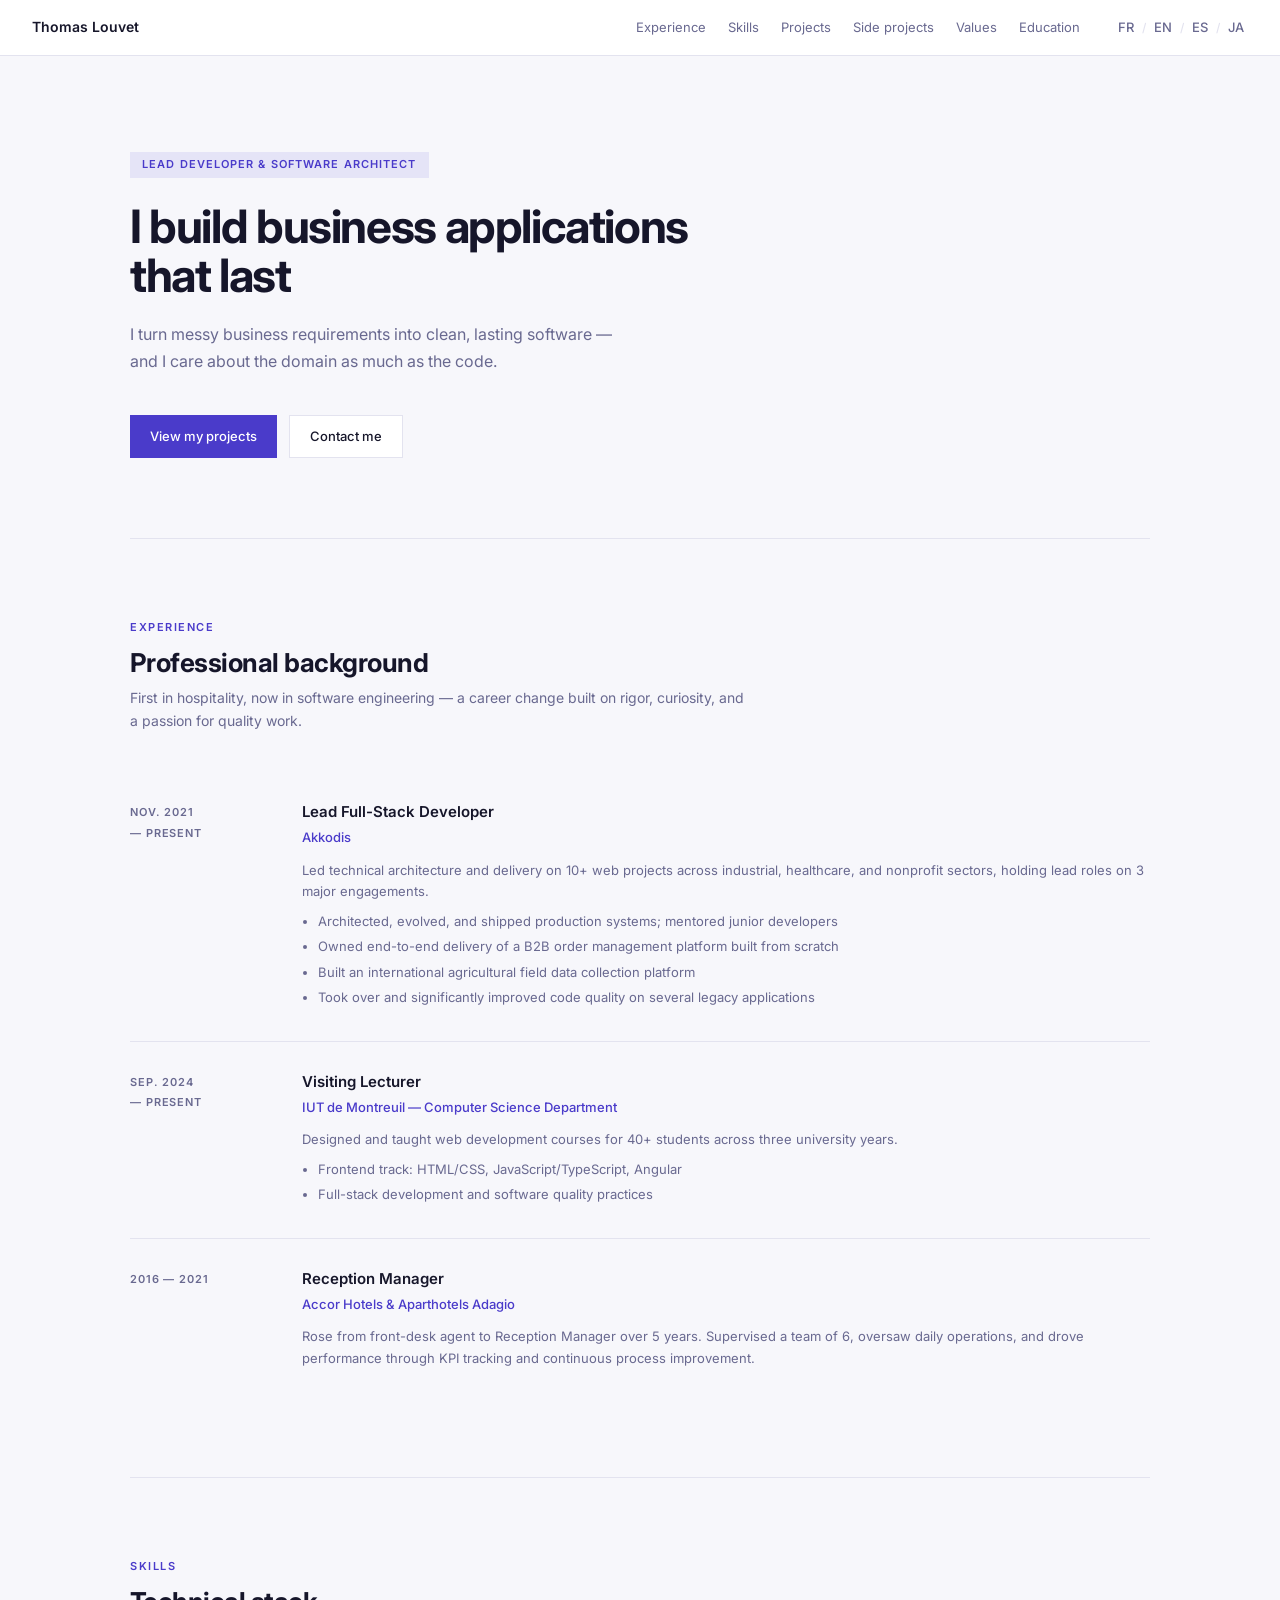
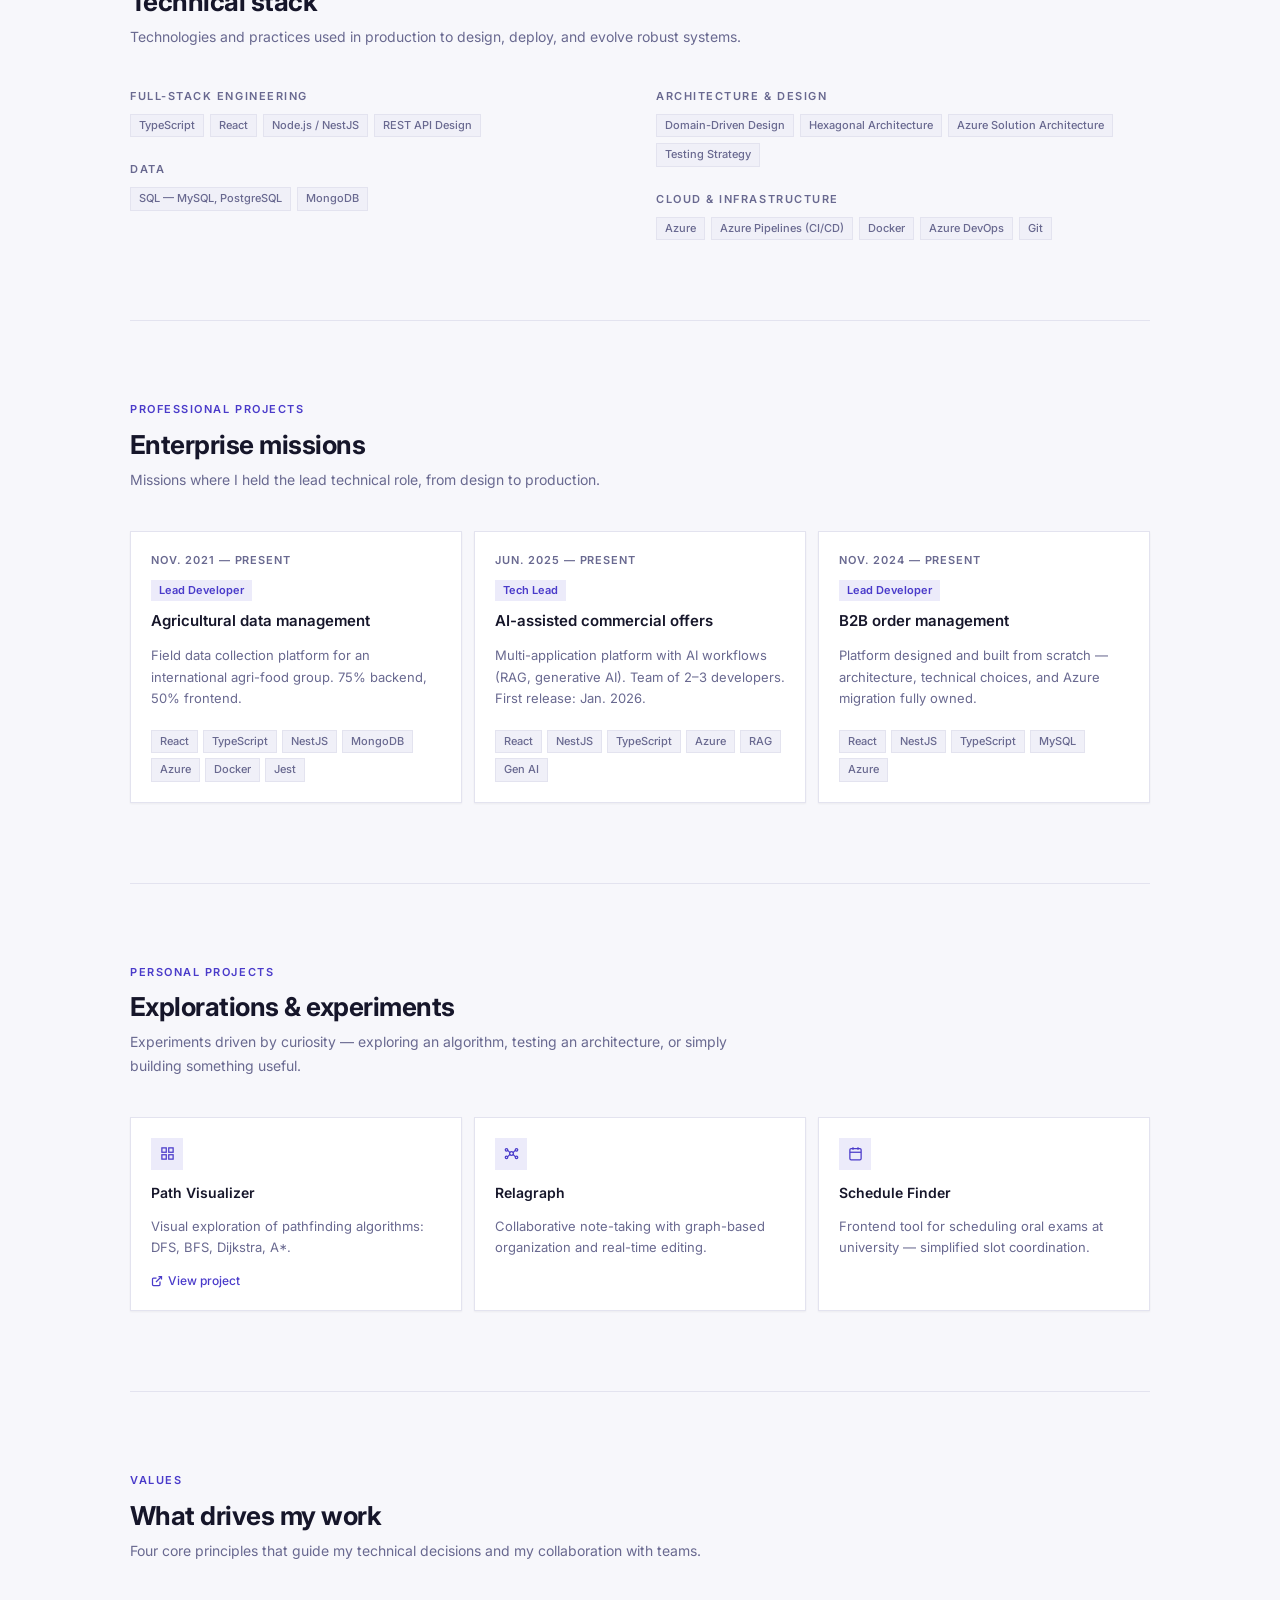
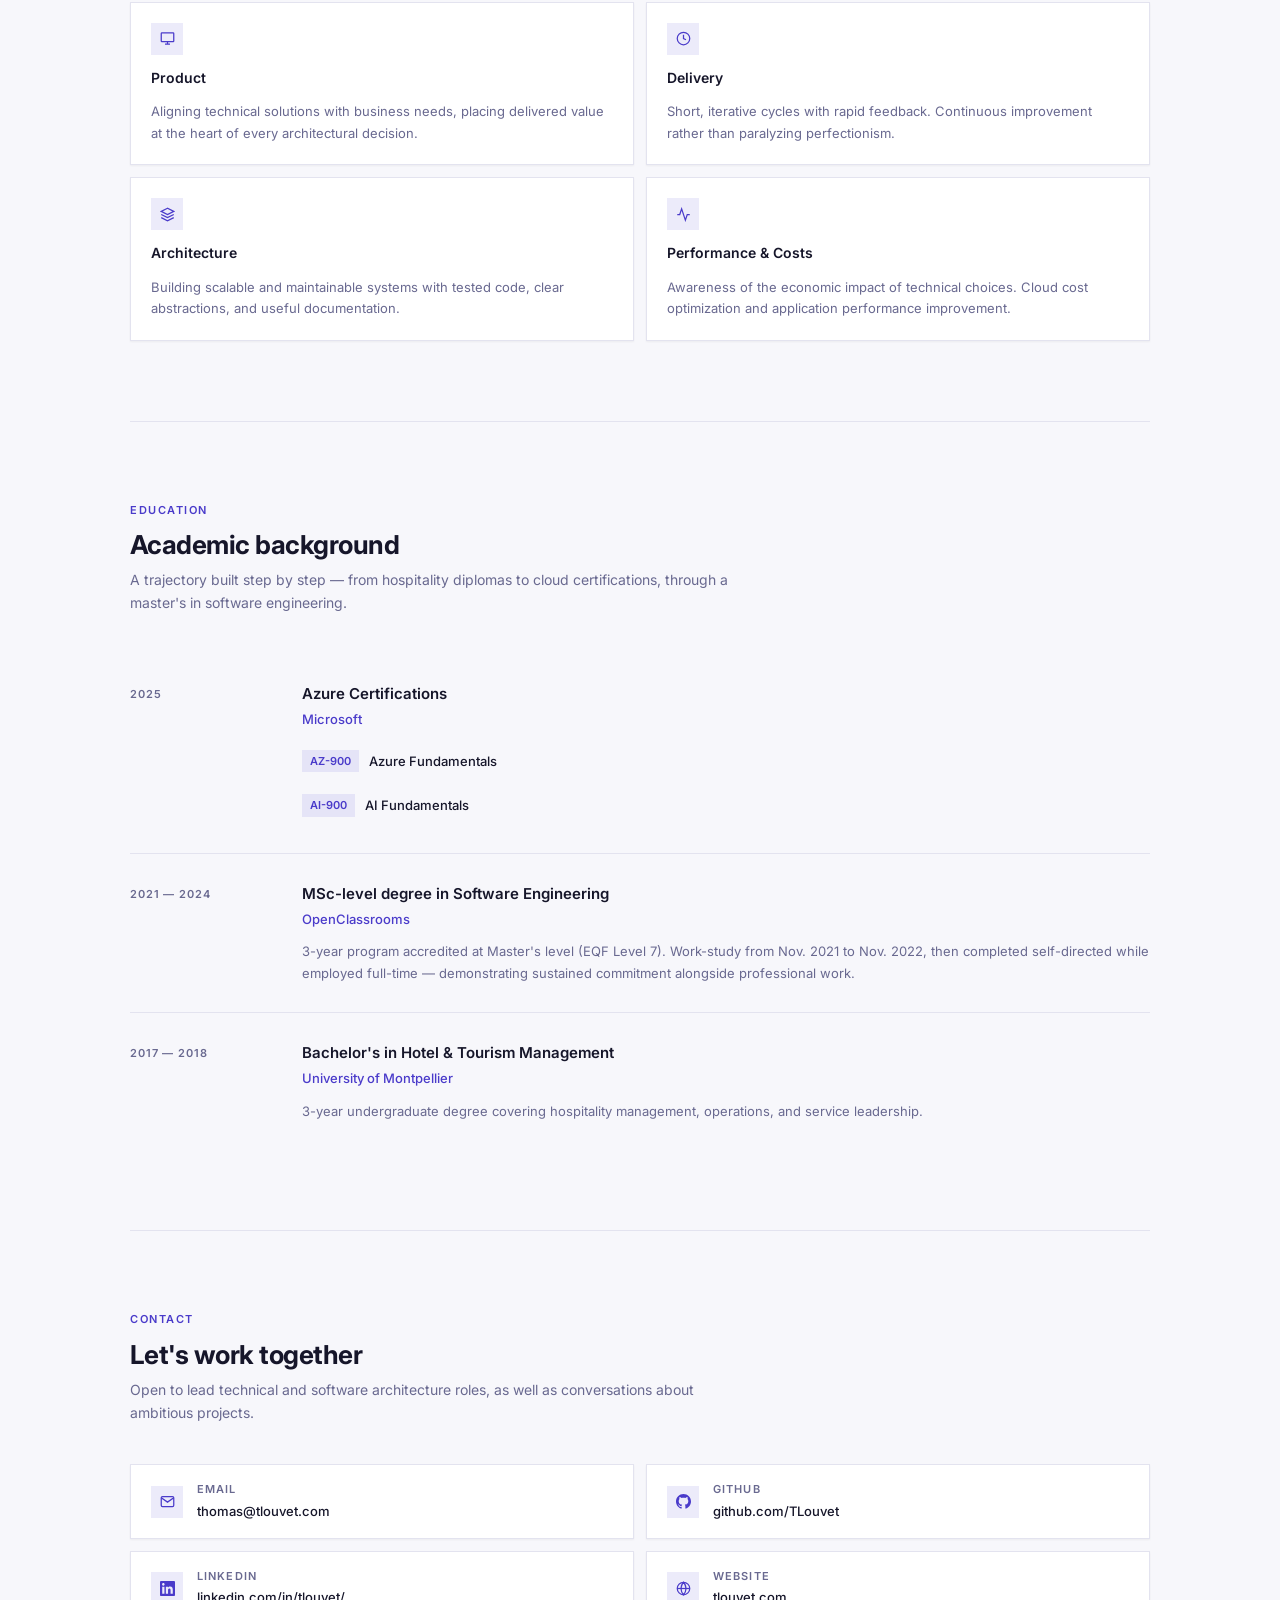
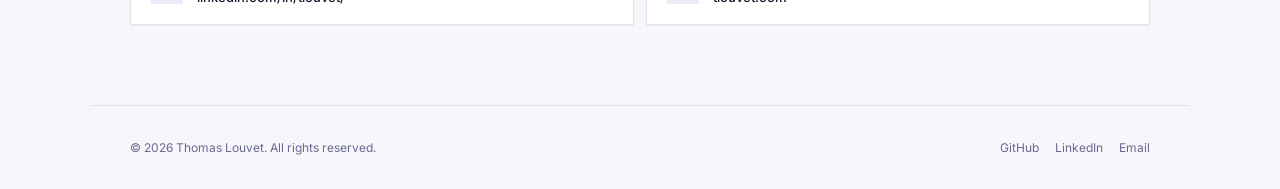
<file: en/index.html>
<!DOCTYPE html>
<html lang="en">
<head>
  <meta charset="UTF-8">
  <meta name="viewport" content="width=device-width, initial-scale=1.0">
  <title>Thomas Louvet — Lead Developer & Software Architect</title>
  <meta name="description" content="Thomas Louvet, Lead Developer & Software Architect. Building robust and scalable business applications, with constant attention to architectural quality and business value.">
  <meta name="author" content="Thomas Louvet">
  <meta name="robots" content="index, follow">
  <link rel="icon" href="/favicon.ico">
  <link rel="canonical" href="https://tlouvet.com/en/">
  <link rel="alternate" hreflang="fr" href="https://tlouvet.com/">
  <link rel="alternate" hreflang="en" href="https://tlouvet.com/en/">
  <link rel="alternate" hreflang="es" href="https://tlouvet.com/es/">
  <link rel="alternate" hreflang="ja" href="https://tlouvet.com/ja/">
  <link rel="alternate" hreflang="x-default" href="https://tlouvet.com/">
  <meta property="og:type" content="website">
  <meta property="og:url" content="https://tlouvet.com/en/">
  <meta property="og:title" content="Thomas Louvet — Lead Developer & Software Architect">
  <meta property="og:description" content="Building robust and scalable business applications, with constant attention to architectural quality and business value.">
  <meta property="og:locale" content="en_US">
  <meta property="og:locale:alternate" content="fr_FR">
  <meta property="og:locale:alternate" content="es_ES">
  <meta property="og:locale:alternate" content="ja_JP">
  <meta name="twitter:card" content="summary">
  <meta name="twitter:title" content="Thomas Louvet — Lead Developer & Software Architect">
  <meta name="twitter:description" content="Building robust and scalable business applications, with constant attention to architectural quality and business value.">
  <script type="application/ld+json">
  {
    "@context": "https://schema.org",
    "@type": "Person",
    "name": "Thomas Louvet",
    "jobTitle": "Lead Developer & Software Architect",
    "url": "https://tlouvet.com",
    "email": "thomas@tlouvet.com",
    "sameAs": [
      "https://github.com/TLouvet",
      "https://www.linkedin.com/in/tlouvet/"
    ]
  }
  </script>
  <link rel="preconnect" href="https://fonts.googleapis.com">
  <link rel="preconnect" href="https://fonts.gstatic.com" crossorigin>
  <link href="https://fonts.googleapis.com/css2?family=Inter:opsz,wght@14..32,300;14..32,400;14..32,500;14..32,600;14..32,700&display=swap" rel="stylesheet">
  <link rel="stylesheet" href="../portfolio.css">
</head>
<body>

  <!-- ── HEADER ──────────────────────────────────────── -->
  <header>
    <a href="#hero" class="header-logo">Thomas Louvet</a>
    <nav>
      <a href="#experience">Experience</a>
      <a href="#skills">Skills</a>
      <a href="#projects">Projects</a>
      <a href="#side-projects">Side projects</a>
      <a href="#values">Values</a>
      <a href="#education">Education</a>
    </nav>
    <nav class="lang-switcher" aria-label="Site language">
      <a href="/" class="lang-option">FR</a>
      <span class="lang-sep">/</span>
      <a href="/en/" class="lang-option active">EN</a>
      <span class="lang-sep">/</span>
      <a href="/es/" class="lang-option">ES</a>
      <span class="lang-sep">/</span>
      <a href="/ja/" class="lang-option">JA</a>
    </nav>
  </header>

  <!-- ── MAIN ────────────────────────────────────────── -->
  <main>

    <!-- HERO -->
    <section id="hero">
      <div class="hero-badge">Lead Developer &amp; Software Architect</div>
      <h1 class="hero-title">I build business applications<br>that last</h1>
      <p class="hero-subtitle">I turn messy business requirements into clean, lasting software — and I care about the domain as much as the code.</p>
      <div class="hero-cta">
        <a href="#projects" class="btn btn-primary">View my projects</a>
        <a href="#contact" class="btn btn-outline">Contact me</a>
      </div>
    </section>

    <!-- EXPERIENCE -->
    <section id="experience">
      <div class="label">Experience</div>
      <h2 class="section-title">Professional background</h2>
      <p class="section-desc">First in hospitality, now in software engineering — a career change built on rigor, curiosity, and a passion for quality work.</p>

      <div class="timeline-item">
        <div class="timeline-date">Nov. 2021<br>— Present</div>
        <div>
          <div class="tl-title">Lead Full-Stack Developer</div>
          <div class="tl-company">Akkodis</div>
          <div class="tl-desc">
            Led technical architecture and delivery on 10+ web projects across industrial, healthcare, and nonprofit sectors, holding lead roles on 3 major engagements.
            <ul>
              <li>Architected, evolved, and shipped production systems; mentored junior developers</li>
              <li>Owned end-to-end delivery of a B2B order management platform built from scratch</li>
              <li>Built an international agricultural field data collection platform</li>
              <li>Took over and significantly improved code quality on several legacy applications</li>
            </ul>
          </div>
        </div>
      </div>

      <div class="timeline-item">
        <div class="timeline-date">Sep. 2024<br>— Present</div>
        <div>
          <div class="tl-title">Visiting Lecturer</div>
          <div class="tl-company">IUT de Montreuil — Computer Science Department</div>
          <div class="tl-desc">
            Designed and taught web development courses for 40+ students across three university years.
            <ul>
              <li>Frontend track: HTML/CSS, JavaScript/TypeScript, Angular</li>
              <li>Full-stack development and software quality practices</li>
            </ul>
          </div>
        </div>
      </div>

      <div class="timeline-item">
        <div class="timeline-date">2016 — 2021</div>
        <div>
          <div class="tl-title">Reception Manager</div>
          <div class="tl-company">Accor Hotels &amp; Aparthotels Adagio</div>
          <div class="tl-desc">
            Rose from front-desk agent to Reception Manager over 5 years. Supervised a team of 6, oversaw daily operations, and drove performance through KPI tracking and continuous process improvement.
          </div>
        </div>
      </div>

    </section>

    <!-- SKILLS -->
    <section id="skills">
      <div class="label">Skills</div>
      <h2 class="section-title">Technical stack</h2>
      <p class="section-desc">Technologies and practices used in production to design, deploy, and evolve robust systems.</p>
      <div class="skills-grid">

        <div class="skills-col">
          <div class="skill-group">
            <div class="skill-group-label">Full-Stack Engineering</div>
            <div class="skill-tags">
              <span class="tag">TypeScript</span>
              <span class="tag">React</span>
              <span class="tag">Node.js / NestJS</span>
              <span class="tag">REST API Design</span>
            </div>
          </div>
          <div class="skill-group">
            <div class="skill-group-label">Data</div>
            <div class="skill-tags">
              <span class="tag">SQL — MySQL, PostgreSQL</span>
              <span class="tag">MongoDB</span>
            </div>
          </div>
        </div>

        <div class="skills-col">
          <div class="skill-group">
            <div class="skill-group-label">Architecture &amp; Design</div>
            <div class="skill-tags">
              <span class="tag">Domain-Driven Design</span>
              <span class="tag">Hexagonal Architecture</span>
              <span class="tag">Azure Solution Architecture</span>
              <span class="tag">Testing Strategy</span>
            </div>
          </div>
          <div class="skill-group">
            <div class="skill-group-label">Cloud &amp; Infrastructure</div>
            <div class="skill-tags">
              <span class="tag">Azure</span>
              <span class="tag">Azure Pipelines (CI/CD)</span>
              <span class="tag">Docker</span>
              <span class="tag">Azure DevOps</span>
              <span class="tag">Git</span>
            </div>
          </div>
        </div>

      </div>
    </section>

    <!-- PROFESSIONAL PROJECTS -->
    <section id="projects">
      <div class="label">Professional projects</div>
      <h2 class="section-title">Enterprise missions</h2>
      <p class="section-desc">Missions where I held the lead technical role, from design to production.</p>
      <div class="grid-3">

        <article class="card project-card">
          <div>
            <div class="project-period">Nov. 2021 — Present</div>
            <div class="role-badge-wrapper"><span class="role-badge">Lead Developer</span></div>
            <div class="project-title">Agricultural data management</div>
          </div>
          <div class="card-desc">Field data collection platform for an international agri-food group. 75% backend, 50% frontend.</div>
          <div class="tags">
            <span class="tag">React</span>
            <span class="tag">TypeScript</span>
            <span class="tag">NestJS</span>
            <span class="tag">MongoDB</span>
            <span class="tag">Azure</span>
            <span class="tag">Docker</span>
            <span class="tag">Jest</span>
          </div>
        </article>

        <article class="card project-card">
          <div>
            <div class="project-period">Jun. 2025 — Present</div>
            <div class="role-badge-wrapper"><span class="role-badge">Tech Lead</span></div>
            <div class="project-title">AI-assisted commercial offers</div>
          </div>
          <div class="card-desc">Multi-application platform with AI workflows (RAG, generative AI). Team of 2–3 developers. First release: Jan. 2026.</div>
          <div class="tags">
            <span class="tag">React</span>
            <span class="tag">NestJS</span>
            <span class="tag">TypeScript</span>
            <span class="tag">Azure</span>
            <span class="tag">RAG</span>
            <span class="tag">Gen AI</span>
          </div>
        </article>

        <article class="card project-card">
          <div>
            <div class="project-period">Nov. 2024 — Present</div>
            <div class="role-badge-wrapper"><span class="role-badge">Lead Developer</span></div>
            <div class="project-title">B2B order management</div>
          </div>
          <div class="card-desc">Platform designed and built from scratch — architecture, technical choices, and Azure migration fully owned.</div>
          <div class="tags">
            <span class="tag">React</span>
            <span class="tag">NestJS</span>
            <span class="tag">TypeScript</span>
            <span class="tag">MySQL</span>
            <span class="tag">Azure</span>
          </div>
        </article>

      </div>
    </section>

    <!-- SIDE PROJECTS -->
    <section id="side-projects">
      <div class="label">Personal projects</div>
      <h2 class="section-title">Explorations &amp; experiments</h2>
      <p class="section-desc">Experiments driven by curiosity — exploring an algorithm, testing an architecture, or simply building something useful.</p>
      <div class="grid-3">

        <article class="card value-card">
          <div class="icon-box">
            <svg aria-hidden="true" focusable="false" width="15" height="15" viewBox="0 0 24 24" fill="none" stroke="currentColor" stroke-width="2"><rect x="3" y="3" width="7" height="7"/><rect x="14" y="3" width="7" height="7"/><rect x="14" y="14" width="7" height="7"/><rect x="3" y="14" width="7" height="7"/></svg>
          </div>
          <div class="card-title">Path Visualizer</div>
          <div class="card-desc">Visual exploration of pathfinding algorithms: DFS, BFS, Dijkstra, A*.</div>
          <a href="https://path-viz.tlouvet.com/" target="_blank" rel="noopener" class="card-link">
            <svg aria-hidden="true" focusable="false" width="12" height="12" viewBox="0 0 24 24" fill="none" stroke="currentColor" stroke-width="2.5"><path d="M18 13v6a2 2 0 0 1-2 2H5a2 2 0 0 1-2-2V8a2 2 0 0 1 2-2h6"/><polyline points="15 3 21 3 21 9"/><line x1="10" y1="14" x2="21" y2="3"/></svg>
            View project
          </a>
        </article>

        <article class="card value-card">
          <div class="icon-box">
            <svg aria-hidden="true" focusable="false" width="15" height="15" viewBox="0 0 24 24" fill="none" stroke="currentColor" stroke-width="2"><circle cx="12" cy="12" r="3"/><circle cx="4" cy="6" r="2"/><circle cx="20" cy="6" r="2"/><circle cx="4" cy="18" r="2"/><circle cx="20" cy="18" r="2"/><line x1="6" y1="7" x2="10" y2="11"/><line x1="18" y1="7" x2="14" y2="11"/><line x1="6" y1="17" x2="10" y2="13"/><line x1="18" y1="17" x2="14" y2="13"/></svg>
          </div>
          <div class="card-title">Relagraph</div>
          <div class="card-desc">Collaborative note-taking with graph-based organization and real-time editing.</div>
        </article>

        <article class="card value-card">
          <div class="icon-box">
            <svg aria-hidden="true" focusable="false" width="15" height="15" viewBox="0 0 24 24" fill="none" stroke="currentColor" stroke-width="2"><rect x="3" y="4" width="18" height="18" rx="2"/><line x1="16" y1="2" x2="16" y2="6"/><line x1="8" y1="2" x2="8" y2="6"/><line x1="3" y1="10" x2="21" y2="10"/></svg>
          </div>
          <div class="card-title">Schedule Finder</div>
          <div class="card-desc">Frontend tool for scheduling oral exams at university — simplified slot coordination.</div>
        </article>

      </div>
    </section>

    <!-- VALUES -->
    <section id="values">
      <div class="label">Values</div>
      <h2 class="section-title">What drives my work</h2>
      <p class="section-desc">Four core principles that guide my technical decisions and my collaboration with teams.</p>
      <div class="grid-2">

        <article class="card value-card">
          <div class="icon-box">
            <svg aria-hidden="true" focusable="false" width="15" height="15" viewBox="0 0 24 24" fill="none" stroke="currentColor" stroke-width="2"><rect x="2" y="3" width="20" height="14" rx="1"/><path d="M8 21h8M12 17v4"/></svg>
          </div>
          <div class="card-title">Product</div>
          <div class="card-desc">Aligning technical solutions with business needs, placing delivered value at the heart of every architectural decision.</div>
        </article>

        <article class="card value-card">
          <div class="icon-box">
            <svg aria-hidden="true" focusable="false" width="15" height="15" viewBox="0 0 24 24" fill="none" stroke="currentColor" stroke-width="2"><circle cx="12" cy="12" r="10"/><polyline points="12 6 12 12 16 14"/></svg>
          </div>
          <div class="card-title">Delivery</div>
          <div class="card-desc">Short, iterative cycles with rapid feedback. Continuous improvement rather than paralyzing perfectionism.</div>
        </article>

        <article class="card value-card">
          <div class="icon-box">
            <svg aria-hidden="true" focusable="false" width="15" height="15" viewBox="0 0 24 24" fill="none" stroke="currentColor" stroke-width="2"><polygon points="12 2 2 7 12 12 22 7 12 2"/><polyline points="2 17 12 22 22 17"/><polyline points="2 12 12 17 22 12"/></svg>
          </div>
          <div class="card-title">Architecture</div>
          <div class="card-desc">Building scalable and maintainable systems with tested code, clear abstractions, and useful documentation.</div>
        </article>

        <article class="card value-card">
          <div class="icon-box">
            <svg aria-hidden="true" focusable="false" width="15" height="15" viewBox="0 0 24 24" fill="none" stroke="currentColor" stroke-width="2"><polyline points="22 12 18 12 15 21 9 3 6 12 2 12"/></svg>
          </div>
          <div class="card-title">Performance &amp; Costs</div>
          <div class="card-desc">Awareness of the economic impact of technical choices. Cloud cost optimization and application performance improvement.</div>
        </article>

      </div>
    </section>

    <!-- EDUCATION -->
    <section id="education">
      <div class="label">Education</div>
      <h2 class="section-title">Academic background</h2>
      <p class="section-desc">A trajectory built step by step — from hospitality diplomas to cloud certifications, through a master's in software engineering.</p>

      <div class="timeline-item">
        <div class="timeline-date">2025</div>
        <div>
          <div class="tl-title">Azure Certifications</div>
          <div class="tl-company">Microsoft</div>
          <div class="tl-desc">
            <div class="cert-list">
              <div class="cert-item"><span class="cert-badge">AZ-900</span><span class="cert-name">Azure Fundamentals</span></div>
              <div class="cert-item"><span class="cert-badge">AI-900</span><span class="cert-name">AI Fundamentals</span></div>
            </div>
          </div>
        </div>
      </div>

      <div class="timeline-item">
        <div class="timeline-date">2021 — 2024</div>
        <div>
          <div class="tl-title">MSc-level degree in Software Engineering</div>
          <div class="tl-company">OpenClassrooms</div>
          <div class="tl-desc">3-year program accredited at Master's level (EQF Level 7). Work-study from Nov. 2021 to Nov. 2022, then completed self-directed while employed full-time — demonstrating sustained commitment alongside professional work.</div>
        </div>
      </div>

      <div class="timeline-item">
        <div class="timeline-date">2017 — 2018</div>
        <div>
          <div class="tl-title">Bachelor's in Hotel &amp; Tourism Management</div>
          <div class="tl-company">University of Montpellier</div>
          <div class="tl-desc">3-year undergraduate degree covering hospitality management, operations, and service leadership.</div>
        </div>
      </div>

    </section>

    <!-- CONTACT -->
    <section id="contact">
      <div class="label">Contact</div>
      <h2 class="section-title">Let's work together</h2>
      <p class="section-desc">Open to lead technical and software architecture roles, as well as conversations about ambitious projects.</p>
      <div class="contact-grid">

        <a href="mailto:thomas@tlouvet.com" class="contact-link">
          <div class="icon-box">
            <svg aria-hidden="true" focusable="false" width="15" height="15" viewBox="0 0 24 24" fill="none" stroke="currentColor" stroke-width="2"><path d="M4 4h16c1.1 0 2 .9 2 2v12c0 1.1-.9 2-2 2H4c-1.1 0-2-.9-2-2V6c0-1.1.9-2 2-2z"/><polyline points="22,6 12,13 2,6"/></svg>
          </div>
          <div>
            <div class="contact-label">Email</div>
            <div class="contact-value">thomas@tlouvet.com</div>
          </div>
        </a>

        <a href="https://github.com/TLouvet" target="_blank" rel="noopener" class="contact-link">
          <div class="icon-box">
            <svg aria-hidden="true" focusable="false" width="15" height="15" viewBox="0 0 24 24" fill="currentColor"><path d="M12 0c-6.626 0-12 5.373-12 12 0 5.302 3.438 9.8 8.207 11.387.599.111.793-.261.793-.577v-2.234c-3.338.726-4.033-1.416-4.033-1.416-.546-1.387-1.333-1.756-1.333-1.756-1.089-.745.083-.729.083-.729 1.205.084 1.839 1.237 1.839 1.237 1.07 1.834 2.807 1.304 3.492.997.107-.775.418-1.305.762-1.604-2.665-.305-5.467-1.334-5.467-5.931 0-1.311.469-2.381 1.236-3.221-.124-.303-.535-1.524.117-3.176 0 0 1.008-.322 3.301 1.23.957-.266 1.983-.399 3.003-.404 1.02.005 2.047.138 3.006.404 2.291-1.552 3.297-1.23 3.297-1.23.653 1.653.242 2.874.118 3.176.77.84 1.235 1.911 1.235 3.221 0 4.609-2.807 5.624-5.479 5.921.43.372.823 1.102.823 2.222v3.293c0 .319.192.694.801.576 4.765-1.589 8.199-6.086 8.199-11.386 0-6.627-5.373-12-12-12z"/></svg>
          </div>
          <div>
            <div class="contact-label">GitHub</div>
            <div class="contact-value">github.com/TLouvet</div>
          </div>
        </a>

        <a href="https://linkedin.com/in/tlouvet/" target="_blank" rel="noopener" class="contact-link">
          <div class="icon-box">
            <svg aria-hidden="true" focusable="false" width="15" height="15" viewBox="0 0 24 24" fill="currentColor"><path d="M20.447 20.452h-3.554v-5.569c0-1.328-.027-3.037-1.852-3.037-1.853 0-2.136 1.445-2.136 2.939v5.667H9.351V9h3.414v1.561h.046c.477-.9 1.637-1.85 3.37-1.85 3.601 0 4.267 2.37 4.267 5.455v6.286zM5.337 7.433c-1.144 0-2.063-.926-2.063-2.065 0-1.138.92-2.063 2.063-2.063 1.14 0 2.064.925 2.064 2.063 0 1.139-.925 2.065-2.064 2.065zm1.782 13.019H3.555V9h3.564v11.452zM22.225 0H1.771C.792 0 0 .774 0 1.729v20.542C0 23.227.792 24 1.771 24h20.451C23.2 24 24 23.227 24 22.271V1.729C24 .774 23.2 0 22.222 0h.003z"/></svg>
          </div>
          <div>
            <div class="contact-label">LinkedIn</div>
            <div class="contact-value">linkedin.com/in/tlouvet/</div>
          </div>
        </a>

        <a href="https://www.tlouvet.com" target="_blank" rel="noopener" class="contact-link">
          <div class="icon-box">
            <svg aria-hidden="true" focusable="false" width="15" height="15" viewBox="0 0 24 24" fill="none" stroke="currentColor" stroke-width="2"><circle cx="12" cy="12" r="10"/><line x1="2" y1="12" x2="22" y2="12"/><path d="M12 2a15.3 15.3 0 0 1 4 10 15.3 15.3 0 0 1-4 10 15.3 15.3 0 0 1-4-10 15.3 15.3 0 0 1 4-10z"/></svg>
          </div>
          <div>
            <div class="contact-label">Website</div>
            <div class="contact-value">tlouvet.com</div>
          </div>
        </a>

      </div>
    </section>

  </main>

  <!-- ── FOOTER ────────────────────────────────────────── -->
  <footer>
    <span class="footer-copy">© 2026 Thomas Louvet. All rights reserved.</span>
    <div class="footer-links">
      <a href="https://github.com/TLouvet" target="_blank" rel="noopener">GitHub</a>
      <a href="https://linkedin.com/in/tlouvet/" target="_blank" rel="noopener">LinkedIn</a>
      <a href="mailto:thomas@tlouvet.com">Email</a>
    </div>
  </footer>

  <script>
    const navLinks = document.querySelectorAll('nav a');
    const sections = document.querySelectorAll('section[id]');
    const observer = new IntersectionObserver(entries => {
      entries.forEach(entry => {
        if (!entry.isIntersecting) return;
        navLinks.forEach(link => {
          link.classList.toggle('active', link.getAttribute('href') === '#' + entry.target.id);
        });
      });
    }, { rootMargin: '-40% 0px -55% 0px' });
    sections.forEach(s => observer.observe(s));
  </script>
</body>
</html>
</file>
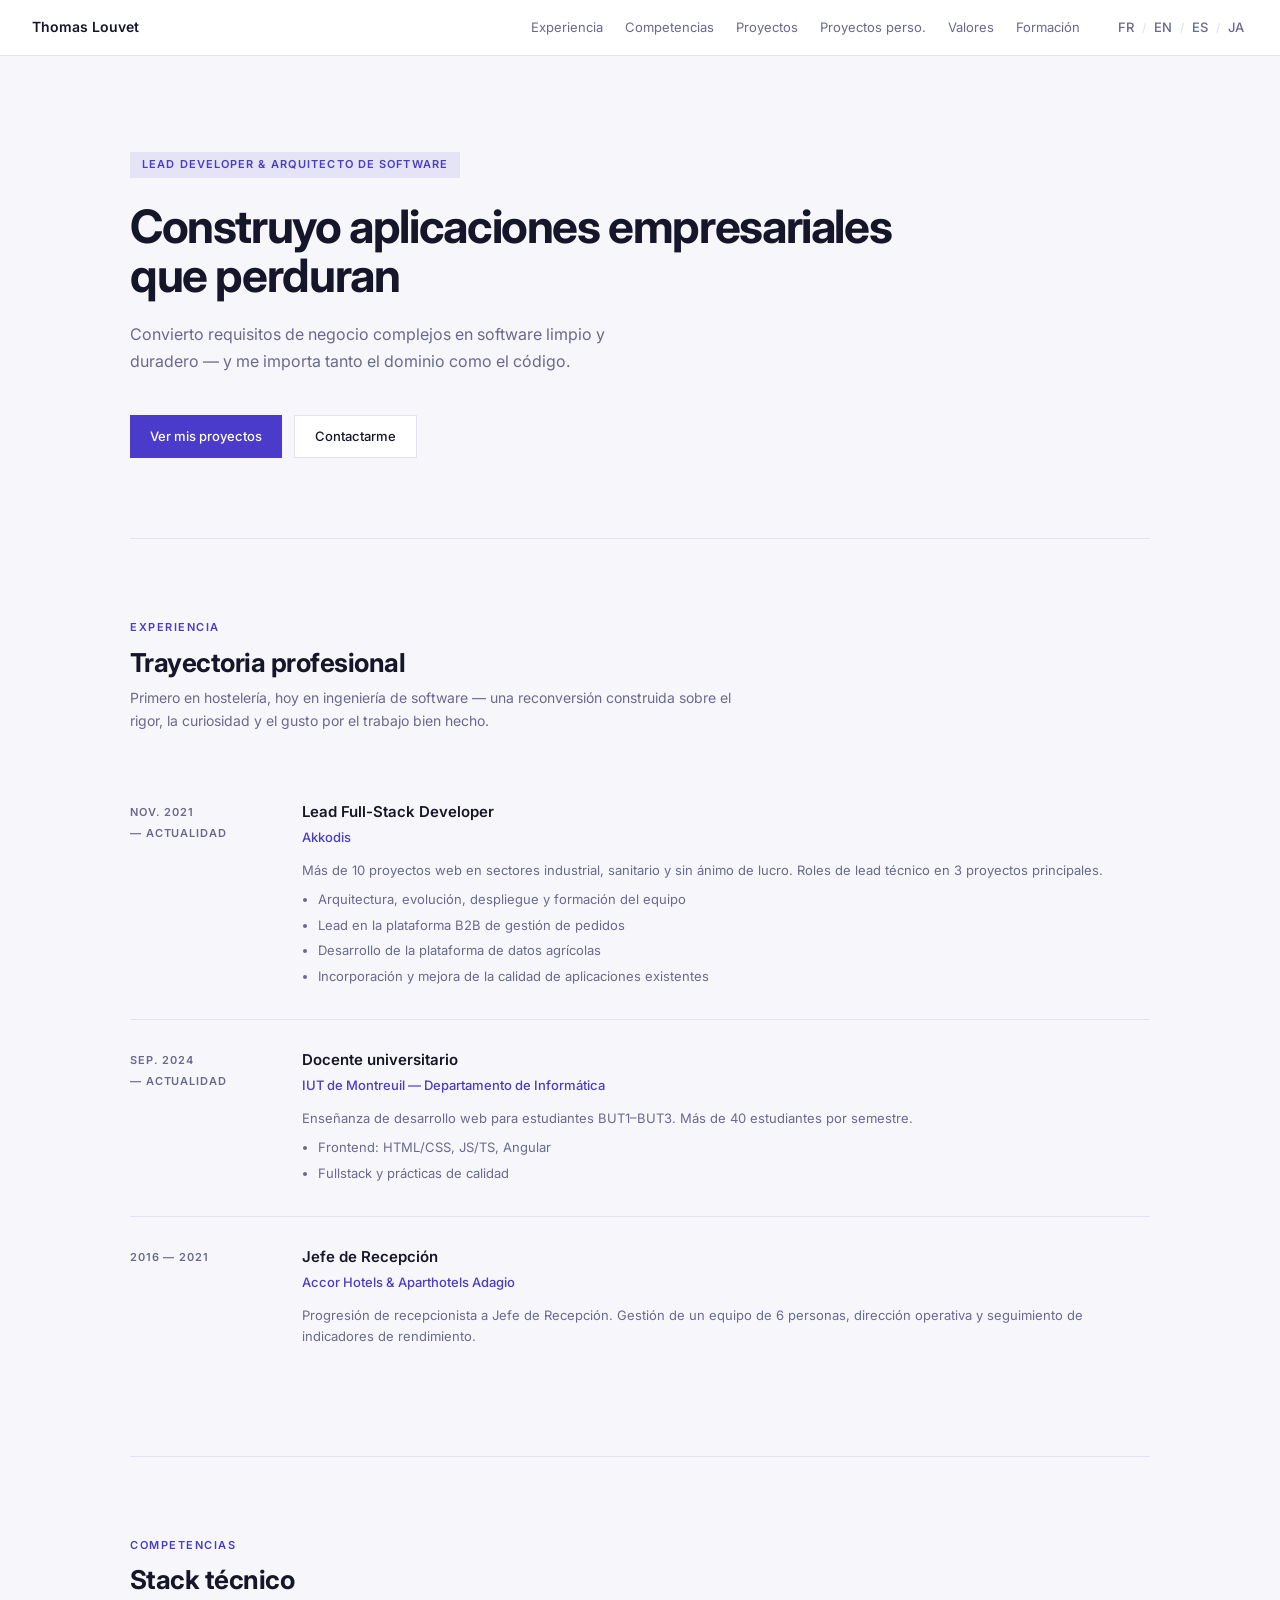
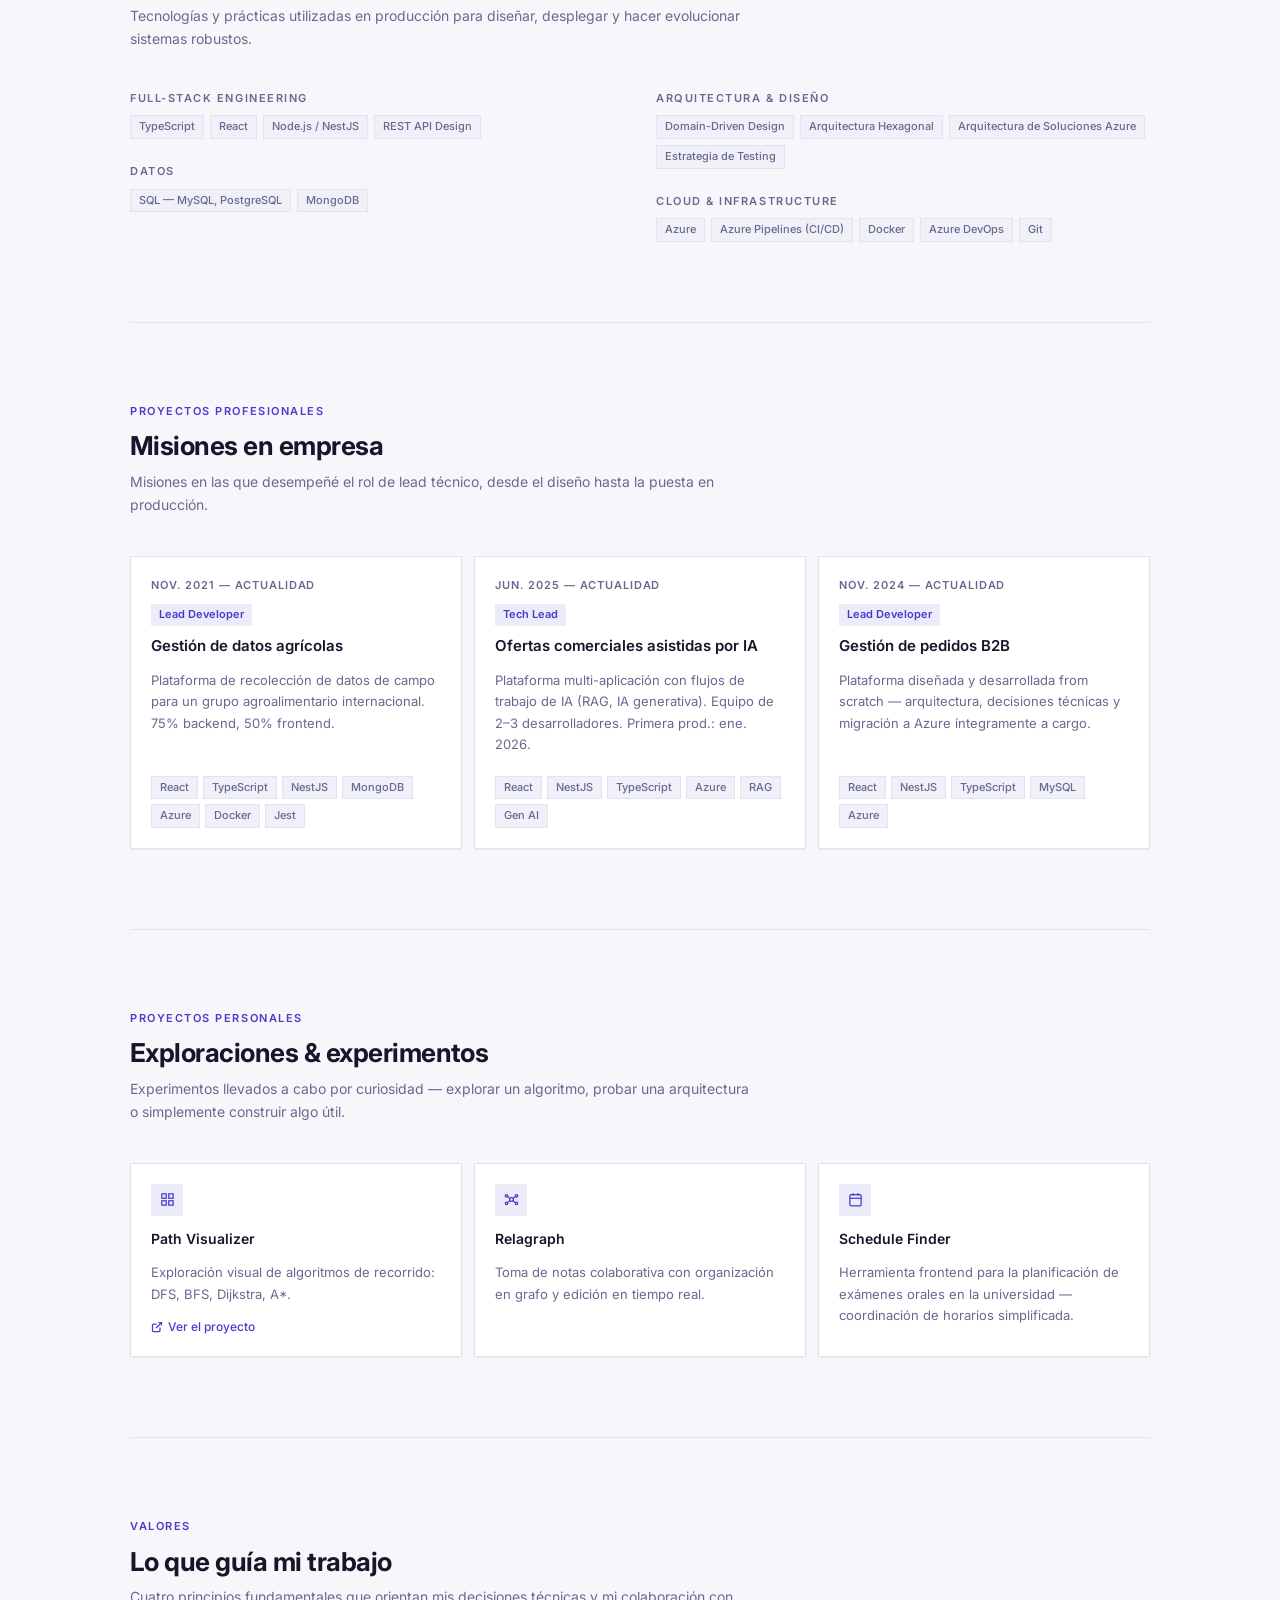
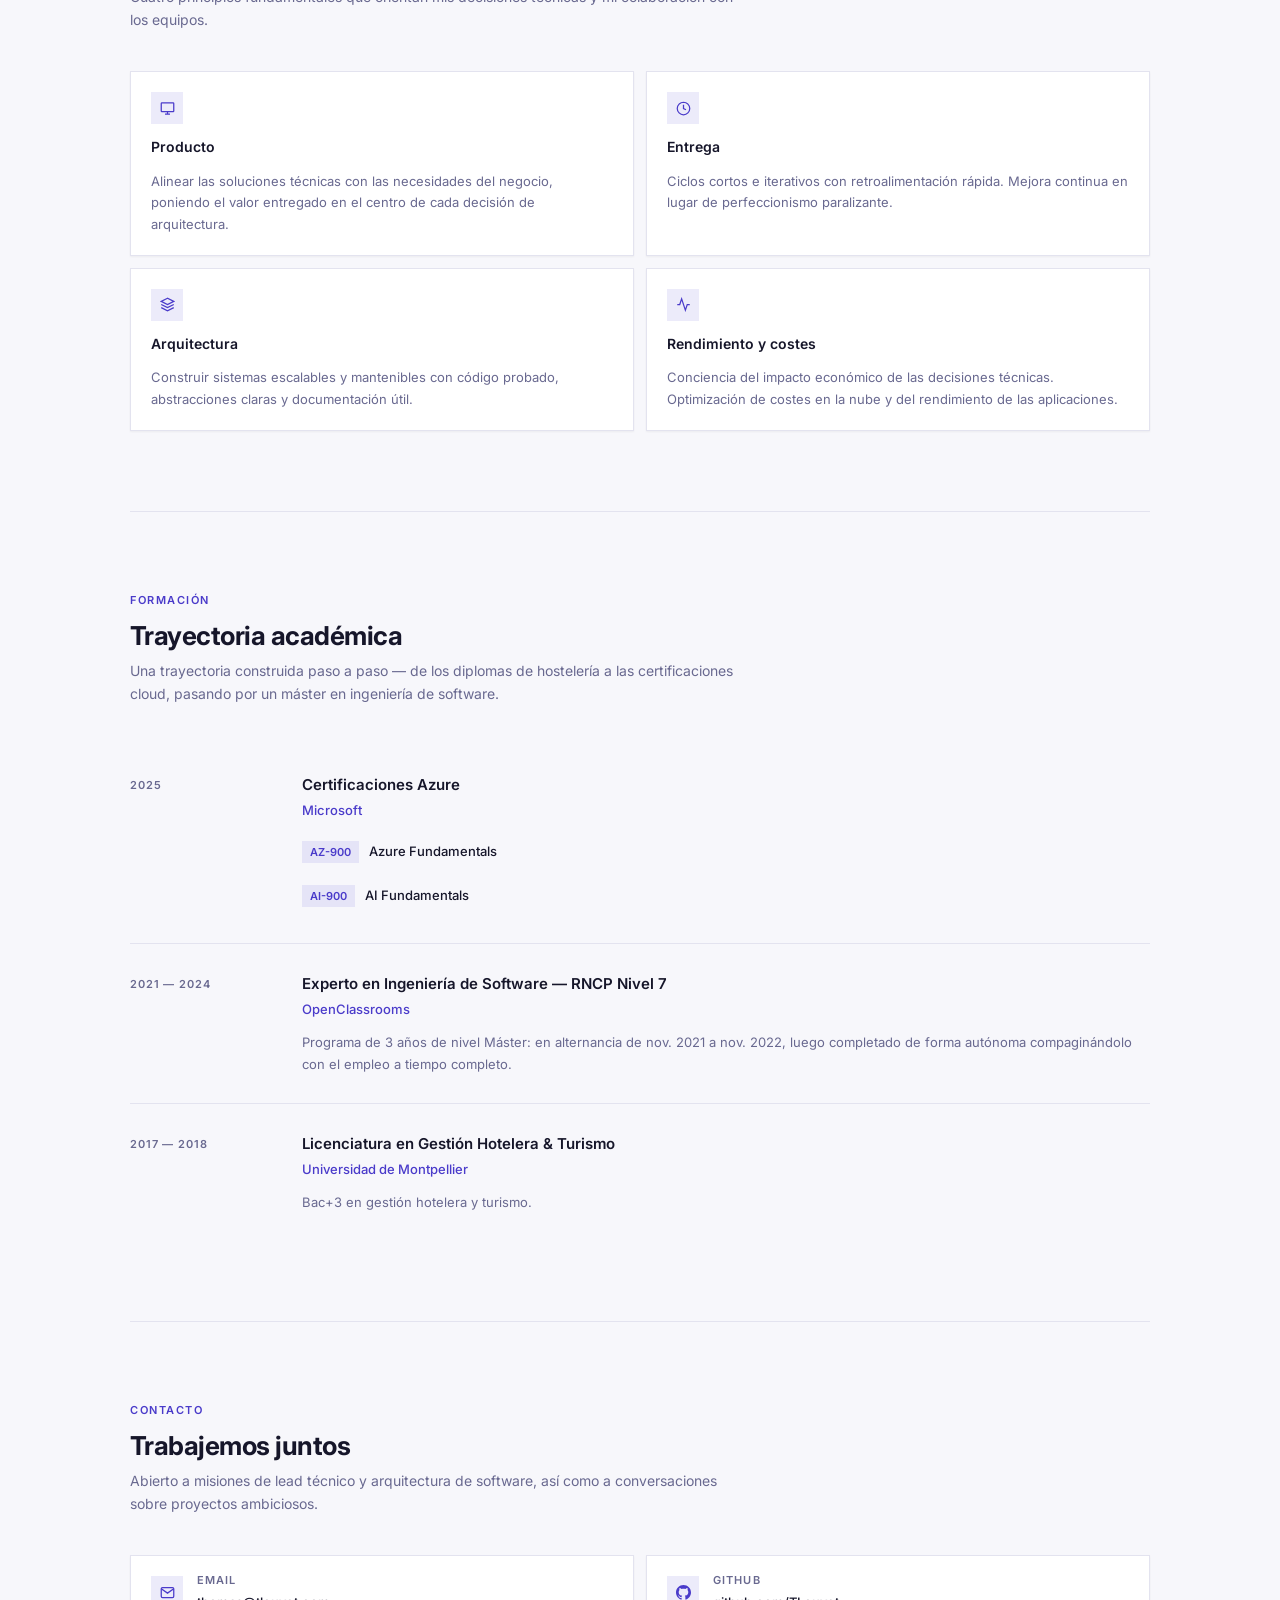
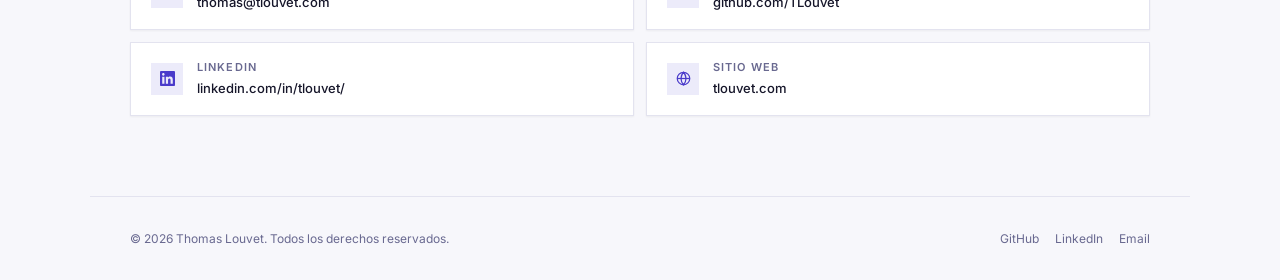
<file: es/index.html>
<!DOCTYPE html>
<html lang="es">
<head>
  <meta charset="UTF-8">
  <meta name="viewport" content="width=device-width, initial-scale=1.0">
  <title>Thomas Louvet — Lead Developer & Arquitecto de Software</title>
  <meta name="description" content="Thomas Louvet, Lead Developer & Arquitecto de Software. Desarrollo de aplicaciones empresariales robustas y escalables, con atención constante a la calidad arquitectónica y el valor de negocio.">
  <meta name="author" content="Thomas Louvet">
  <meta name="robots" content="index, follow">
  <link rel="icon" href="/favicon.ico">
  <link rel="canonical" href="https://tlouvet.com/es/">
  <link rel="alternate" hreflang="fr" href="https://tlouvet.com/">
  <link rel="alternate" hreflang="en" href="https://tlouvet.com/en/">
  <link rel="alternate" hreflang="es" href="https://tlouvet.com/es/">
  <link rel="alternate" hreflang="ja" href="https://tlouvet.com/ja/">
  <link rel="alternate" hreflang="x-default" href="https://tlouvet.com/">
  <meta property="og:type" content="website">
  <meta property="og:url" content="https://tlouvet.com/es/">
  <meta property="og:title" content="Thomas Louvet — Lead Developer & Arquitecto de Software">
  <meta property="og:description" content="Desarrollo de aplicaciones empresariales robustas y escalables, con atención constante a la calidad arquitectónica y el valor de negocio.">
  <meta property="og:locale" content="es_ES">
  <meta property="og:locale:alternate" content="fr_FR">
  <meta property="og:locale:alternate" content="en_US">
  <meta property="og:locale:alternate" content="ja_JP">
  <meta name="twitter:card" content="summary">
  <meta name="twitter:title" content="Thomas Louvet — Lead Developer & Arquitecto de Software">
  <meta name="twitter:description" content="Desarrollo de aplicaciones empresariales robustas y escalables, con atención constante a la calidad arquitectónica y el valor de negocio.">
  <script type="application/ld+json">
  {
    "@context": "https://schema.org",
    "@type": "Person",
    "name": "Thomas Louvet",
    "jobTitle": "Lead Developer & Software Architect",
    "url": "https://tlouvet.com",
    "email": "thomas@tlouvet.com",
    "sameAs": [
      "https://github.com/TLouvet",
      "https://www.linkedin.com/in/tlouvet/"
    ]
  }
  </script>
  <link rel="preconnect" href="https://fonts.googleapis.com">
  <link rel="preconnect" href="https://fonts.gstatic.com" crossorigin>
  <link href="https://fonts.googleapis.com/css2?family=Inter:opsz,wght@14..32,300;14..32,400;14..32,500;14..32,600;14..32,700&display=swap" rel="stylesheet">
  <link rel="stylesheet" href="../portfolio.css">
</head>
<body>

  <!-- ── HEADER ──────────────────────────────────────── -->
  <header>
    <a href="#hero" class="header-logo">Thomas Louvet</a>
    <nav>
      <a href="#experience">Experiencia</a>
      <a href="#skills">Competencias</a>
      <a href="#projects">Proyectos</a>
      <a href="#side-projects">Proyectos perso.</a>
      <a href="#values">Valores</a>
      <a href="#education">Formación</a>
    </nav>
    <nav class="lang-switcher" aria-label="Idioma del sitio">
      <a href="/" class="lang-option">FR</a>
      <span class="lang-sep">/</span>
      <a href="/en/" class="lang-option">EN</a>
      <span class="lang-sep">/</span>
      <a href="/es/" class="lang-option active">ES</a>
      <span class="lang-sep">/</span>
      <a href="/ja/" class="lang-option">JA</a>
    </nav>
  </header>

  <!-- ── MAIN ────────────────────────────────────────── -->
  <main>

    <!-- HERO -->
    <section id="hero">
      <div class="hero-badge">Lead Developer &amp; Arquitecto de Software</div>
      <h1 class="hero-title">Construyo aplicaciones empresariales<br>que perduran</h1>
      <p class="hero-subtitle">Convierto requisitos de negocio complejos en software limpio y duradero — y me importa tanto el dominio como el código.</p>
      <div class="hero-cta">
        <a href="#projects" class="btn btn-primary">Ver mis proyectos</a>
        <a href="#contact" class="btn btn-outline">Contactarme</a>
      </div>
    </section>

    <!-- EXPERIENCE -->
    <section id="experience">
      <div class="label">Experiencia</div>
      <h2 class="section-title">Trayectoria profesional</h2>
      <p class="section-desc">Primero en hostelería, hoy en ingeniería de software — una reconversión construida sobre el rigor, la curiosidad y el gusto por el trabajo bien hecho.</p>

      <div class="timeline-item">
        <div class="timeline-date">Nov. 2021<br>— Actualidad</div>
        <div>
          <div class="tl-title">Lead Full-Stack Developer</div>
          <div class="tl-company">Akkodis</div>
          <div class="tl-desc">
            Más de 10 proyectos web en sectores industrial, sanitario y sin ánimo de lucro. Roles de lead técnico en 3 proyectos principales.
            <ul>
              <li>Arquitectura, evolución, despliegue y formación del equipo</li>
              <li>Lead en la plataforma B2B de gestión de pedidos</li>
              <li>Desarrollo de la plataforma de datos agrícolas</li>
              <li>Incorporación y mejora de la calidad de aplicaciones existentes</li>
            </ul>
          </div>
        </div>
      </div>

      <div class="timeline-item">
        <div class="timeline-date">Sep. 2024<br>— Actualidad</div>
        <div>
          <div class="tl-title">Docente universitario</div>
          <div class="tl-company">IUT de Montreuil — Departamento de Informática</div>
          <div class="tl-desc">
            Enseñanza de desarrollo web para estudiantes BUT1–BUT3. Más de 40 estudiantes por semestre.
            <ul>
              <li>Frontend: HTML/CSS, JS/TS, Angular</li>
              <li>Fullstack y prácticas de calidad</li>
            </ul>
          </div>
        </div>
      </div>

      <div class="timeline-item">
        <div class="timeline-date">2016 — 2021</div>
        <div>
          <div class="tl-title">Jefe de Recepción</div>
          <div class="tl-company">Accor Hotels &amp; Aparthotels Adagio</div>
          <div class="tl-desc">
            Progresión de recepcionista a Jefe de Recepción. Gestión de un equipo de 6 personas, dirección operativa y seguimiento de indicadores de rendimiento.
          </div>
        </div>
      </div>

    </section>

    <!-- SKILLS -->
    <section id="skills">
      <div class="label">Competencias</div>
      <h2 class="section-title">Stack técnico</h2>
      <p class="section-desc">Tecnologías y prácticas utilizadas en producción para diseñar, desplegar y hacer evolucionar sistemas robustos.</p>
      <div class="skills-grid">

        <div class="skills-col">
          <div class="skill-group">
            <div class="skill-group-label">Full-Stack Engineering</div>
            <div class="skill-tags">
              <span class="tag">TypeScript</span>
              <span class="tag">React</span>
              <span class="tag">Node.js / NestJS</span>
              <span class="tag">REST API Design</span>
            </div>
          </div>
          <div class="skill-group">
            <div class="skill-group-label">Datos</div>
            <div class="skill-tags">
              <span class="tag">SQL — MySQL, PostgreSQL</span>
              <span class="tag">MongoDB</span>
            </div>
          </div>
        </div>

        <div class="skills-col">
          <div class="skill-group">
            <div class="skill-group-label">Arquitectura &amp; Diseño</div>
            <div class="skill-tags">
              <span class="tag">Domain-Driven Design</span>
              <span class="tag">Arquitectura Hexagonal</span>
              <span class="tag">Arquitectura de Soluciones Azure</span>
              <span class="tag">Estrategia de Testing</span>
            </div>
          </div>
          <div class="skill-group">
            <div class="skill-group-label">Cloud &amp; Infrastructure</div>
            <div class="skill-tags">
              <span class="tag">Azure</span>
              <span class="tag">Azure Pipelines (CI/CD)</span>
              <span class="tag">Docker</span>
              <span class="tag">Azure DevOps</span>
              <span class="tag">Git</span>
            </div>
          </div>
        </div>

      </div>
    </section>

    <!-- PROFESSIONAL PROJECTS -->
    <section id="projects">
      <div class="label">Proyectos profesionales</div>
      <h2 class="section-title">Misiones en empresa</h2>
      <p class="section-desc">Misiones en las que desempeñé el rol de lead técnico, desde el diseño hasta la puesta en producción.</p>
      <div class="grid-3">

        <article class="card project-card">
          <div>
            <div class="project-period">Nov. 2021 — Actualidad</div>
            <div class="role-badge-wrapper"><span class="role-badge">Lead Developer</span></div>
            <div class="project-title">Gestión de datos agrícolas</div>
          </div>
          <div class="card-desc">Plataforma de recolección de datos de campo para un grupo agroalimentario internacional. 75% backend, 50% frontend.</div>
          <div class="tags">
            <span class="tag">React</span>
            <span class="tag">TypeScript</span>
            <span class="tag">NestJS</span>
            <span class="tag">MongoDB</span>
            <span class="tag">Azure</span>
            <span class="tag">Docker</span>
            <span class="tag">Jest</span>
          </div>
        </article>

        <article class="card project-card">
          <div>
            <div class="project-period">Jun. 2025 — Actualidad</div>
            <div class="role-badge-wrapper"><span class="role-badge">Tech Lead</span></div>
            <div class="project-title">Ofertas comerciales asistidas por IA</div>
          </div>
          <div class="card-desc">Plataforma multi-aplicación con flujos de trabajo de IA (RAG, IA generativa). Equipo de 2–3 desarrolladores. Primera prod.: ene. 2026.</div>
          <div class="tags">
            <span class="tag">React</span>
            <span class="tag">NestJS</span>
            <span class="tag">TypeScript</span>
            <span class="tag">Azure</span>
            <span class="tag">RAG</span>
            <span class="tag">Gen AI</span>
          </div>
        </article>

        <article class="card project-card">
          <div>
            <div class="project-period">Nov. 2024 — Actualidad</div>
            <div class="role-badge-wrapper"><span class="role-badge">Lead Developer</span></div>
            <div class="project-title">Gestión de pedidos B2B</div>
          </div>
          <div class="card-desc">Plataforma diseñada y desarrollada from scratch — arquitectura, decisiones técnicas y migración a Azure íntegramente a cargo.</div>
          <div class="tags">
            <span class="tag">React</span>
            <span class="tag">NestJS</span>
            <span class="tag">TypeScript</span>
            <span class="tag">MySQL</span>
            <span class="tag">Azure</span>
          </div>
        </article>

      </div>
    </section>

    <!-- SIDE PROJECTS -->
    <section id="side-projects">
      <div class="label">Proyectos personales</div>
      <h2 class="section-title">Exploraciones &amp; experimentos</h2>
      <p class="section-desc">Experimentos llevados a cabo por curiosidad — explorar un algoritmo, probar una arquitectura o simplemente construir algo útil.</p>
      <div class="grid-3">

        <article class="card value-card">
          <div class="icon-box">
            <svg aria-hidden="true" focusable="false" width="15" height="15" viewBox="0 0 24 24" fill="none" stroke="currentColor" stroke-width="2"><rect x="3" y="3" width="7" height="7"/><rect x="14" y="3" width="7" height="7"/><rect x="14" y="14" width="7" height="7"/><rect x="3" y="14" width="7" height="7"/></svg>
          </div>
          <div class="card-title">Path Visualizer</div>
          <div class="card-desc">Exploración visual de algoritmos de recorrido: DFS, BFS, Dijkstra, A*.</div>
          <a href="https://path-viz.tlouvet.com/" target="_blank" rel="noopener" class="card-link">
            <svg aria-hidden="true" focusable="false" width="12" height="12" viewBox="0 0 24 24" fill="none" stroke="currentColor" stroke-width="2.5"><path d="M18 13v6a2 2 0 0 1-2 2H5a2 2 0 0 1-2-2V8a2 2 0 0 1 2-2h6"/><polyline points="15 3 21 3 21 9"/><line x1="10" y1="14" x2="21" y2="3"/></svg>
            Ver el proyecto
          </a>
        </article>

        <article class="card value-card">
          <div class="icon-box">
            <svg aria-hidden="true" focusable="false" width="15" height="15" viewBox="0 0 24 24" fill="none" stroke="currentColor" stroke-width="2"><circle cx="12" cy="12" r="3"/><circle cx="4" cy="6" r="2"/><circle cx="20" cy="6" r="2"/><circle cx="4" cy="18" r="2"/><circle cx="20" cy="18" r="2"/><line x1="6" y1="7" x2="10" y2="11"/><line x1="18" y1="7" x2="14" y2="11"/><line x1="6" y1="17" x2="10" y2="13"/><line x1="18" y1="17" x2="14" y2="13"/></svg>
          </div>
          <div class="card-title">Relagraph</div>
          <div class="card-desc">Toma de notas colaborativa con organización en grafo y edición en tiempo real.</div>
        </article>

        <article class="card value-card">
          <div class="icon-box">
            <svg aria-hidden="true" focusable="false" width="15" height="15" viewBox="0 0 24 24" fill="none" stroke="currentColor" stroke-width="2"><rect x="3" y="4" width="18" height="18" rx="2"/><line x1="16" y1="2" x2="16" y2="6"/><line x1="8" y1="2" x2="8" y2="6"/><line x1="3" y1="10" x2="21" y2="10"/></svg>
          </div>
          <div class="card-title">Schedule Finder</div>
          <div class="card-desc">Herramienta frontend para la planificación de exámenes orales en la universidad — coordinación de horarios simplificada.</div>
        </article>

      </div>
    </section>

    <!-- VALUES -->
    <section id="values">
      <div class="label">Valores</div>
      <h2 class="section-title">Lo que guía mi trabajo</h2>
      <p class="section-desc">Cuatro principios fundamentales que orientan mis decisiones técnicas y mi colaboración con los equipos.</p>
      <div class="grid-2">

        <article class="card value-card">
          <div class="icon-box">
            <svg aria-hidden="true" focusable="false" width="15" height="15" viewBox="0 0 24 24" fill="none" stroke="currentColor" stroke-width="2"><rect x="2" y="3" width="20" height="14" rx="1"/><path d="M8 21h8M12 17v4"/></svg>
          </div>
          <div class="card-title">Producto</div>
          <div class="card-desc">Alinear las soluciones técnicas con las necesidades del negocio, poniendo el valor entregado en el centro de cada decisión de arquitectura.</div>
        </article>

        <article class="card value-card">
          <div class="icon-box">
            <svg aria-hidden="true" focusable="false" width="15" height="15" viewBox="0 0 24 24" fill="none" stroke="currentColor" stroke-width="2"><circle cx="12" cy="12" r="10"/><polyline points="12 6 12 12 16 14"/></svg>
          </div>
          <div class="card-title">Entrega</div>
          <div class="card-desc">Ciclos cortos e iterativos con retroalimentación rápida. Mejora continua en lugar de perfeccionismo paralizante.</div>
        </article>

        <article class="card value-card">
          <div class="icon-box">
            <svg aria-hidden="true" focusable="false" width="15" height="15" viewBox="0 0 24 24" fill="none" stroke="currentColor" stroke-width="2"><polygon points="12 2 2 7 12 12 22 7 12 2"/><polyline points="2 17 12 22 22 17"/><polyline points="2 12 12 17 22 12"/></svg>
          </div>
          <div class="card-title">Arquitectura</div>
          <div class="card-desc">Construir sistemas escalables y mantenibles con código probado, abstracciones claras y documentación útil.</div>
        </article>

        <article class="card value-card">
          <div class="icon-box">
            <svg aria-hidden="true" focusable="false" width="15" height="15" viewBox="0 0 24 24" fill="none" stroke="currentColor" stroke-width="2"><polyline points="22 12 18 12 15 21 9 3 6 12 2 12"/></svg>
          </div>
          <div class="card-title">Rendimiento y costes</div>
          <div class="card-desc">Conciencia del impacto económico de las decisiones técnicas. Optimización de costes en la nube y del rendimiento de las aplicaciones.</div>
        </article>

      </div>
    </section>

    <!-- EDUCATION -->
    <section id="education">
      <div class="label">Formación</div>
      <h2 class="section-title">Trayectoria académica</h2>
      <p class="section-desc">Una trayectoria construida paso a paso — de los diplomas de hostelería a las certificaciones cloud, pasando por un máster en ingeniería de software.</p>

      <div class="timeline-item">
        <div class="timeline-date">2025</div>
        <div>
          <div class="tl-title">Certificaciones Azure</div>
          <div class="tl-company">Microsoft</div>
          <div class="tl-desc">
            <div class="cert-list">
              <div class="cert-item"><span class="cert-badge">AZ-900</span><span class="cert-name">Azure Fundamentals</span></div>
              <div class="cert-item"><span class="cert-badge">AI-900</span><span class="cert-name">AI Fundamentals</span></div>
            </div>
          </div>
        </div>
      </div>

      <div class="timeline-item">
        <div class="timeline-date">2021 — 2024</div>
        <div>
          <div class="tl-title">Experto en Ingeniería de Software — RNCP Nivel 7</div>
          <div class="tl-company">OpenClassrooms</div>
          <div class="tl-desc">Programa de 3 años de nivel Máster: en alternancia de nov. 2021 a nov. 2022, luego completado de forma autónoma compaginándolo con el empleo a tiempo completo.</div>
        </div>
      </div>

      <div class="timeline-item">
        <div class="timeline-date">2017 — 2018</div>
        <div>
          <div class="tl-title">Licenciatura en Gestión Hotelera &amp; Turismo</div>
          <div class="tl-company">Universidad de Montpellier</div>
          <div class="tl-desc">Bac+3 en gestión hotelera y turismo.</div>
        </div>
      </div>

    </section>

    <!-- CONTACT -->
    <section id="contact">
      <div class="label">Contacto</div>
      <h2 class="section-title">Trabajemos juntos</h2>
      <p class="section-desc">Abierto a misiones de lead técnico y arquitectura de software, así como a conversaciones sobre proyectos ambiciosos.</p>
      <div class="contact-grid">

        <a href="mailto:thomas@tlouvet.com" class="contact-link">
          <div class="icon-box">
            <svg aria-hidden="true" focusable="false" width="15" height="15" viewBox="0 0 24 24" fill="none" stroke="currentColor" stroke-width="2"><path d="M4 4h16c1.1 0 2 .9 2 2v12c0 1.1-.9 2-2 2H4c-1.1 0-2-.9-2-2V6c0-1.1.9-2 2-2z"/><polyline points="22,6 12,13 2,6"/></svg>
          </div>
          <div>
            <div class="contact-label">Email</div>
            <div class="contact-value">thomas@tlouvet.com</div>
          </div>
        </a>

        <a href="https://github.com/TLouvet" target="_blank" rel="noopener" class="contact-link">
          <div class="icon-box">
            <svg aria-hidden="true" focusable="false" width="15" height="15" viewBox="0 0 24 24" fill="currentColor"><path d="M12 0c-6.626 0-12 5.373-12 12 0 5.302 3.438 9.8 8.207 11.387.599.111.793-.261.793-.577v-2.234c-3.338.726-4.033-1.416-4.033-1.416-.546-1.387-1.333-1.756-1.333-1.756-1.089-.745.083-.729.083-.729 1.205.084 1.839 1.237 1.839 1.237 1.07 1.834 2.807 1.304 3.492.997.107-.775.418-1.305.762-1.604-2.665-.305-5.467-1.334-5.467-5.931 0-1.311.469-2.381 1.236-3.221-.124-.303-.535-1.524.117-3.176 0 0 1.008-.322 3.301 1.23.957-.266 1.983-.399 3.003-.404 1.02.005 2.047.138 3.006.404 2.291-1.552 3.297-1.23 3.297-1.23.653 1.653.242 2.874.118 3.176.77.84 1.235 1.911 1.235 3.221 0 4.609-2.807 5.624-5.479 5.921.43.372.823 1.102.823 2.222v3.293c0 .319.192.694.801.576 4.765-1.589 8.199-6.086 8.199-11.386 0-6.627-5.373-12-12-12z"/></svg>
          </div>
          <div>
            <div class="contact-label">GitHub</div>
            <div class="contact-value">github.com/TLouvet</div>
          </div>
        </a>

        <a href="https://linkedin.com/in/tlouvet/" target="_blank" rel="noopener" class="contact-link">
          <div class="icon-box">
            <svg aria-hidden="true" focusable="false" width="15" height="15" viewBox="0 0 24 24" fill="currentColor"><path d="M20.447 20.452h-3.554v-5.569c0-1.328-.027-3.037-1.852-3.037-1.853 0-2.136 1.445-2.136 2.939v5.667H9.351V9h3.414v1.561h.046c.477-.9 1.637-1.85 3.37-1.85 3.601 0 4.267 2.37 4.267 5.455v6.286zM5.337 7.433c-1.144 0-2.063-.926-2.063-2.065 0-1.138.92-2.063 2.063-2.063 1.14 0 2.064.925 2.064 2.063 0 1.139-.925 2.065-2.064 2.065zm1.782 13.019H3.555V9h3.564v11.452zM22.225 0H1.771C.792 0 0 .774 0 1.729v20.542C0 23.227.792 24 1.771 24h20.451C23.2 24 24 23.227 24 22.271V1.729C24 .774 23.2 0 22.222 0h.003z"/></svg>
          </div>
          <div>
            <div class="contact-label">LinkedIn</div>
            <div class="contact-value">linkedin.com/in/tlouvet/</div>
          </div>
        </a>

        <a href="https://www.tlouvet.com" target="_blank" rel="noopener" class="contact-link">
          <div class="icon-box">
            <svg aria-hidden="true" focusable="false" width="15" height="15" viewBox="0 0 24 24" fill="none" stroke="currentColor" stroke-width="2"><circle cx="12" cy="12" r="10"/><line x1="2" y1="12" x2="22" y2="12"/><path d="M12 2a15.3 15.3 0 0 1 4 10 15.3 15.3 0 0 1-4 10 15.3 15.3 0 0 1-4-10 15.3 15.3 0 0 1 4-10z"/></svg>
          </div>
          <div>
            <div class="contact-label">Sitio web</div>
            <div class="contact-value">tlouvet.com</div>
          </div>
        </a>

      </div>
    </section>

  </main>

  <!-- ── FOOTER ────────────────────────────────────────── -->
  <footer>
    <span class="footer-copy">© 2026 Thomas Louvet. Todos los derechos reservados.</span>
    <div class="footer-links">
      <a href="https://github.com/TLouvet" target="_blank" rel="noopener">GitHub</a>
      <a href="https://linkedin.com/in/tlouvet/" target="_blank" rel="noopener">LinkedIn</a>
      <a href="mailto:thomas@tlouvet.com">Email</a>
    </div>
  </footer>

  <script>
    const navLinks = document.querySelectorAll('nav a');
    const sections = document.querySelectorAll('section[id]');
    const observer = new IntersectionObserver(entries => {
      entries.forEach(entry => {
        if (!entry.isIntersecting) return;
        navLinks.forEach(link => {
          link.classList.toggle('active', link.getAttribute('href') === '#' + entry.target.id);
        });
      });
    }, { rootMargin: '-40% 0px -55% 0px' });
    sections.forEach(s => observer.observe(s));
  </script>
</body>
</html>
</file>
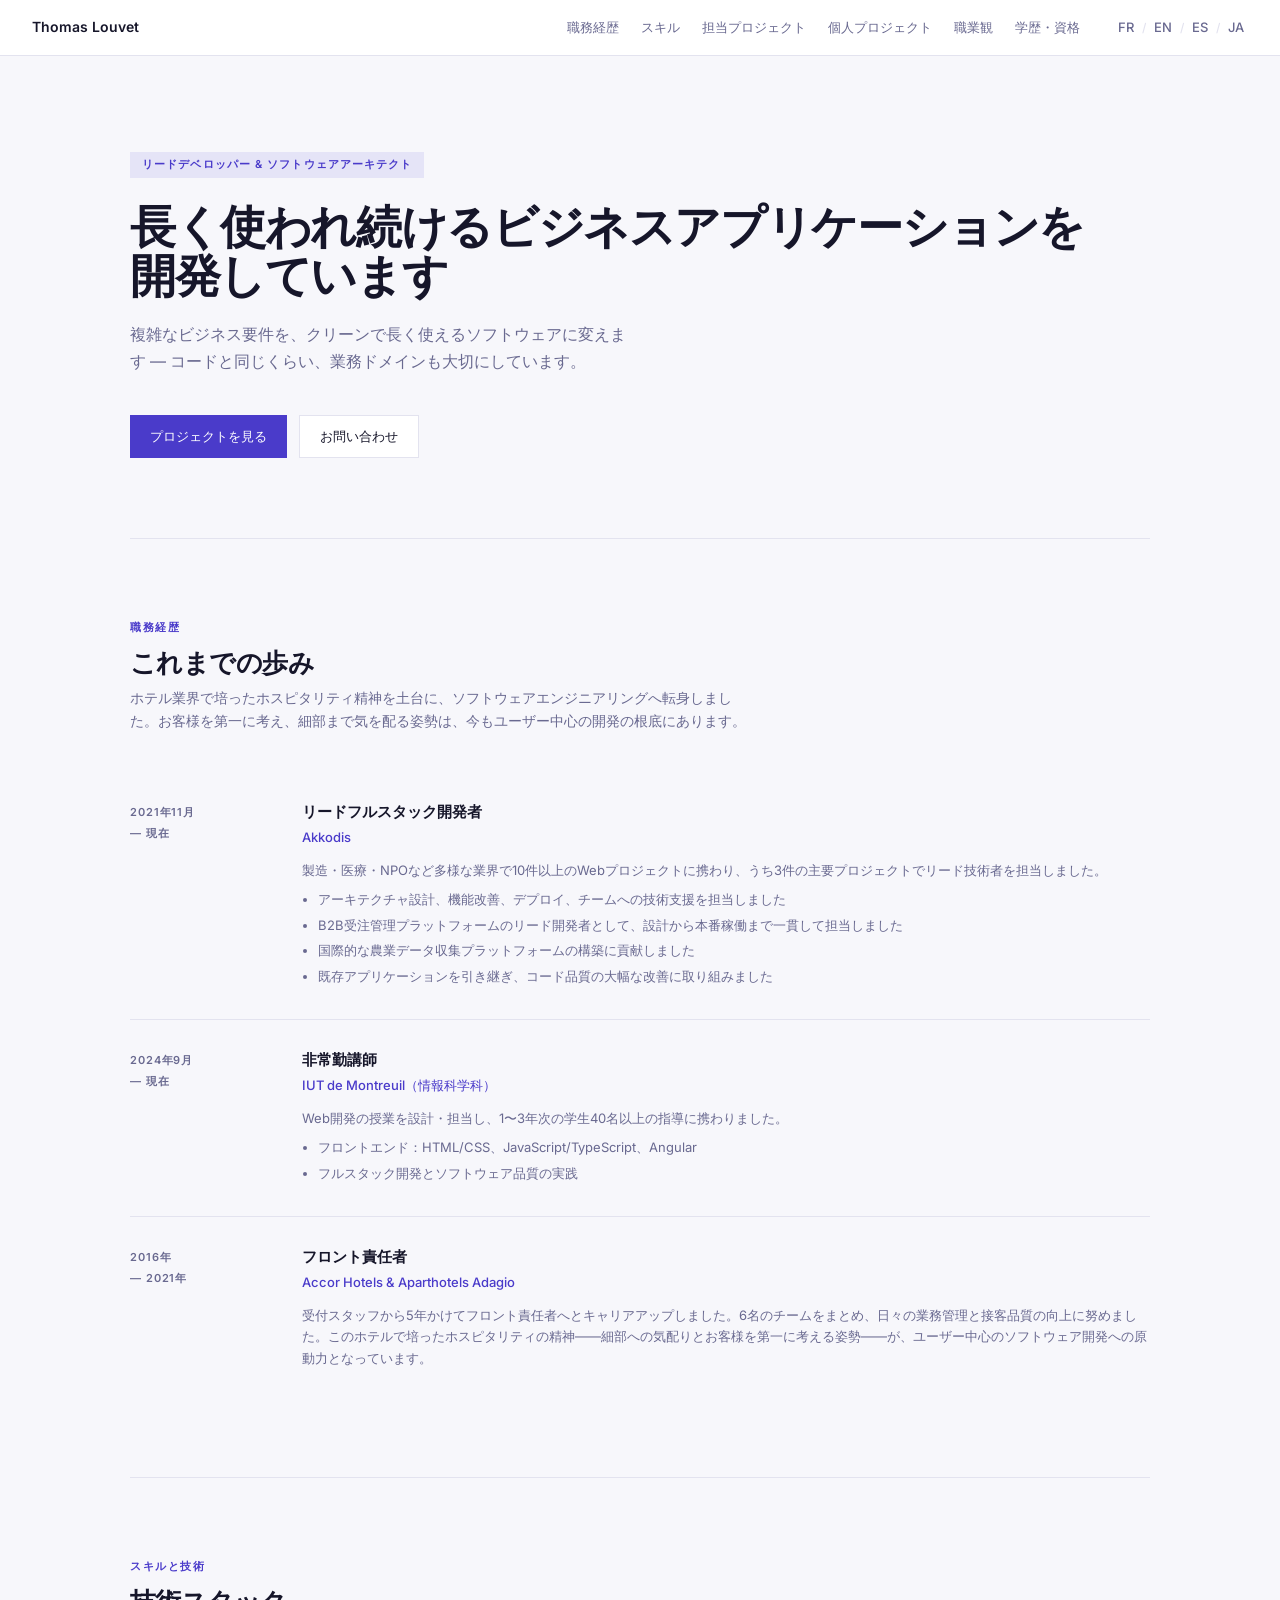
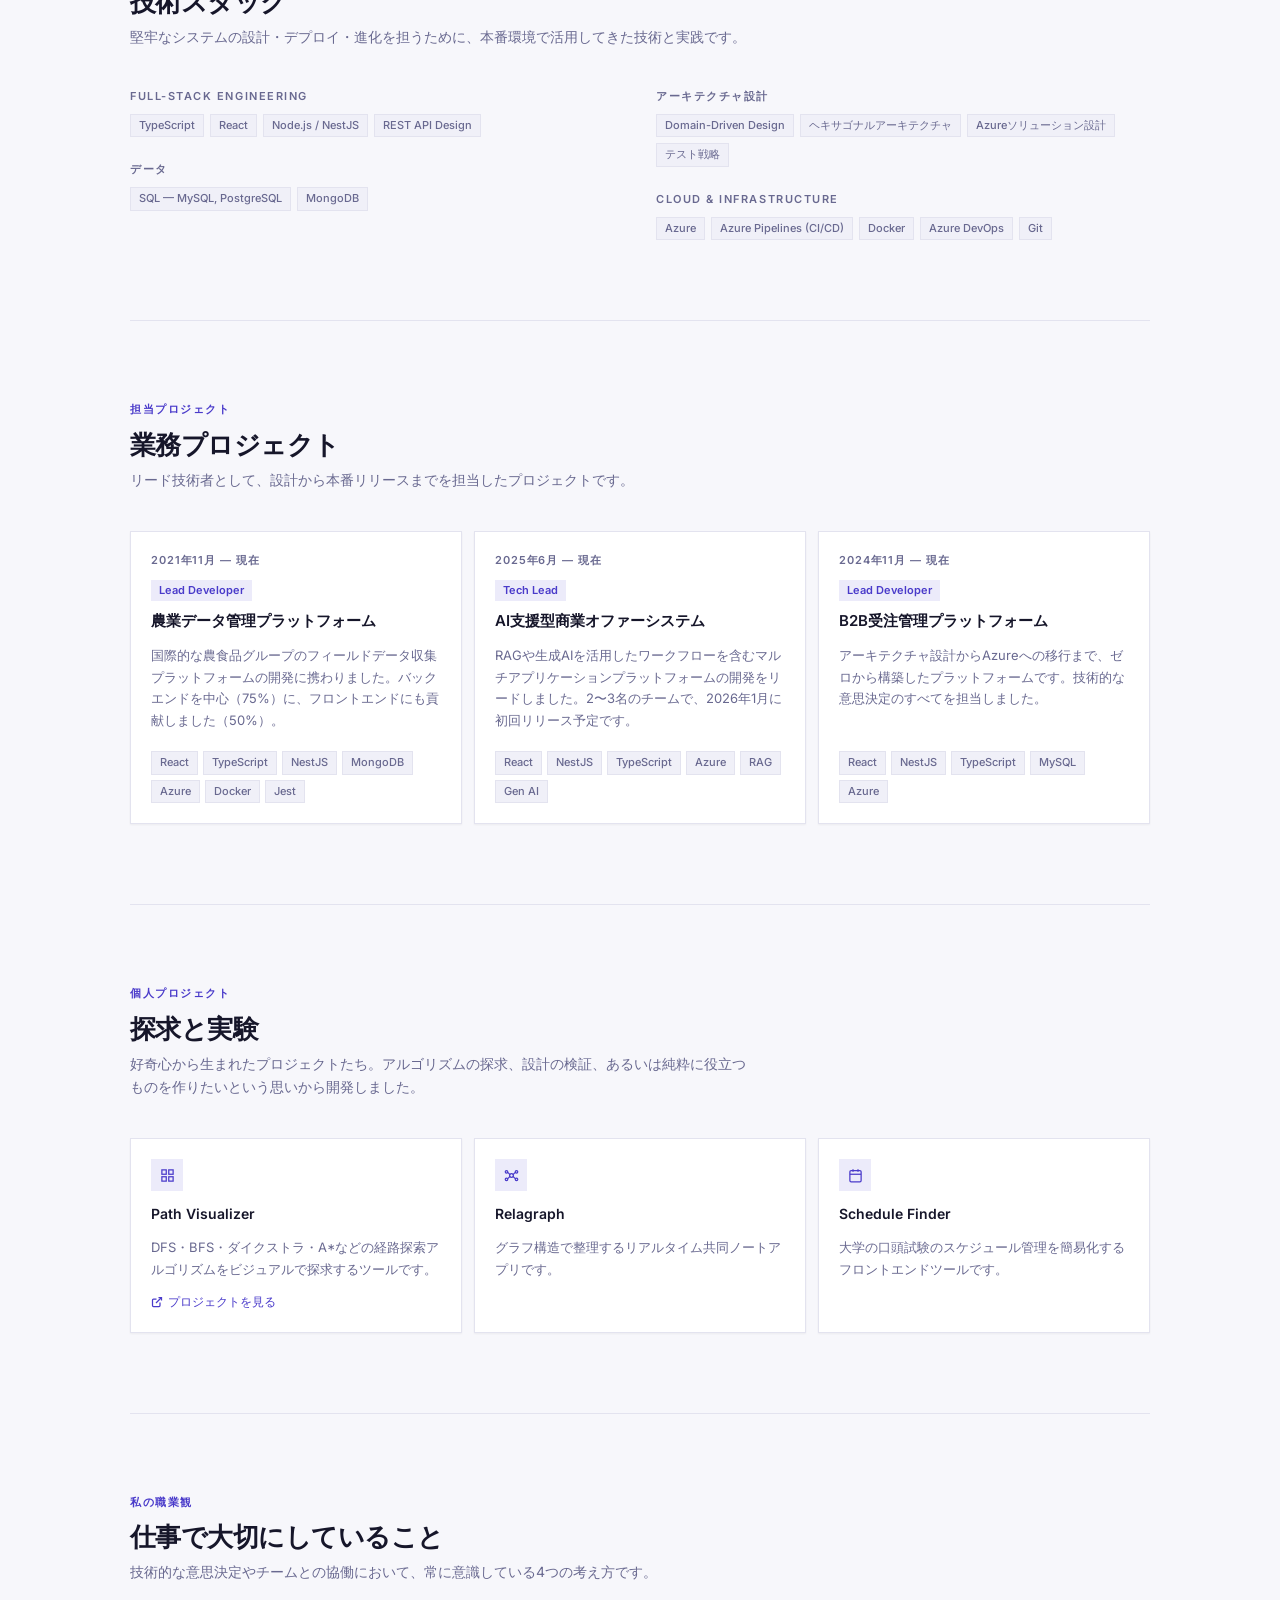
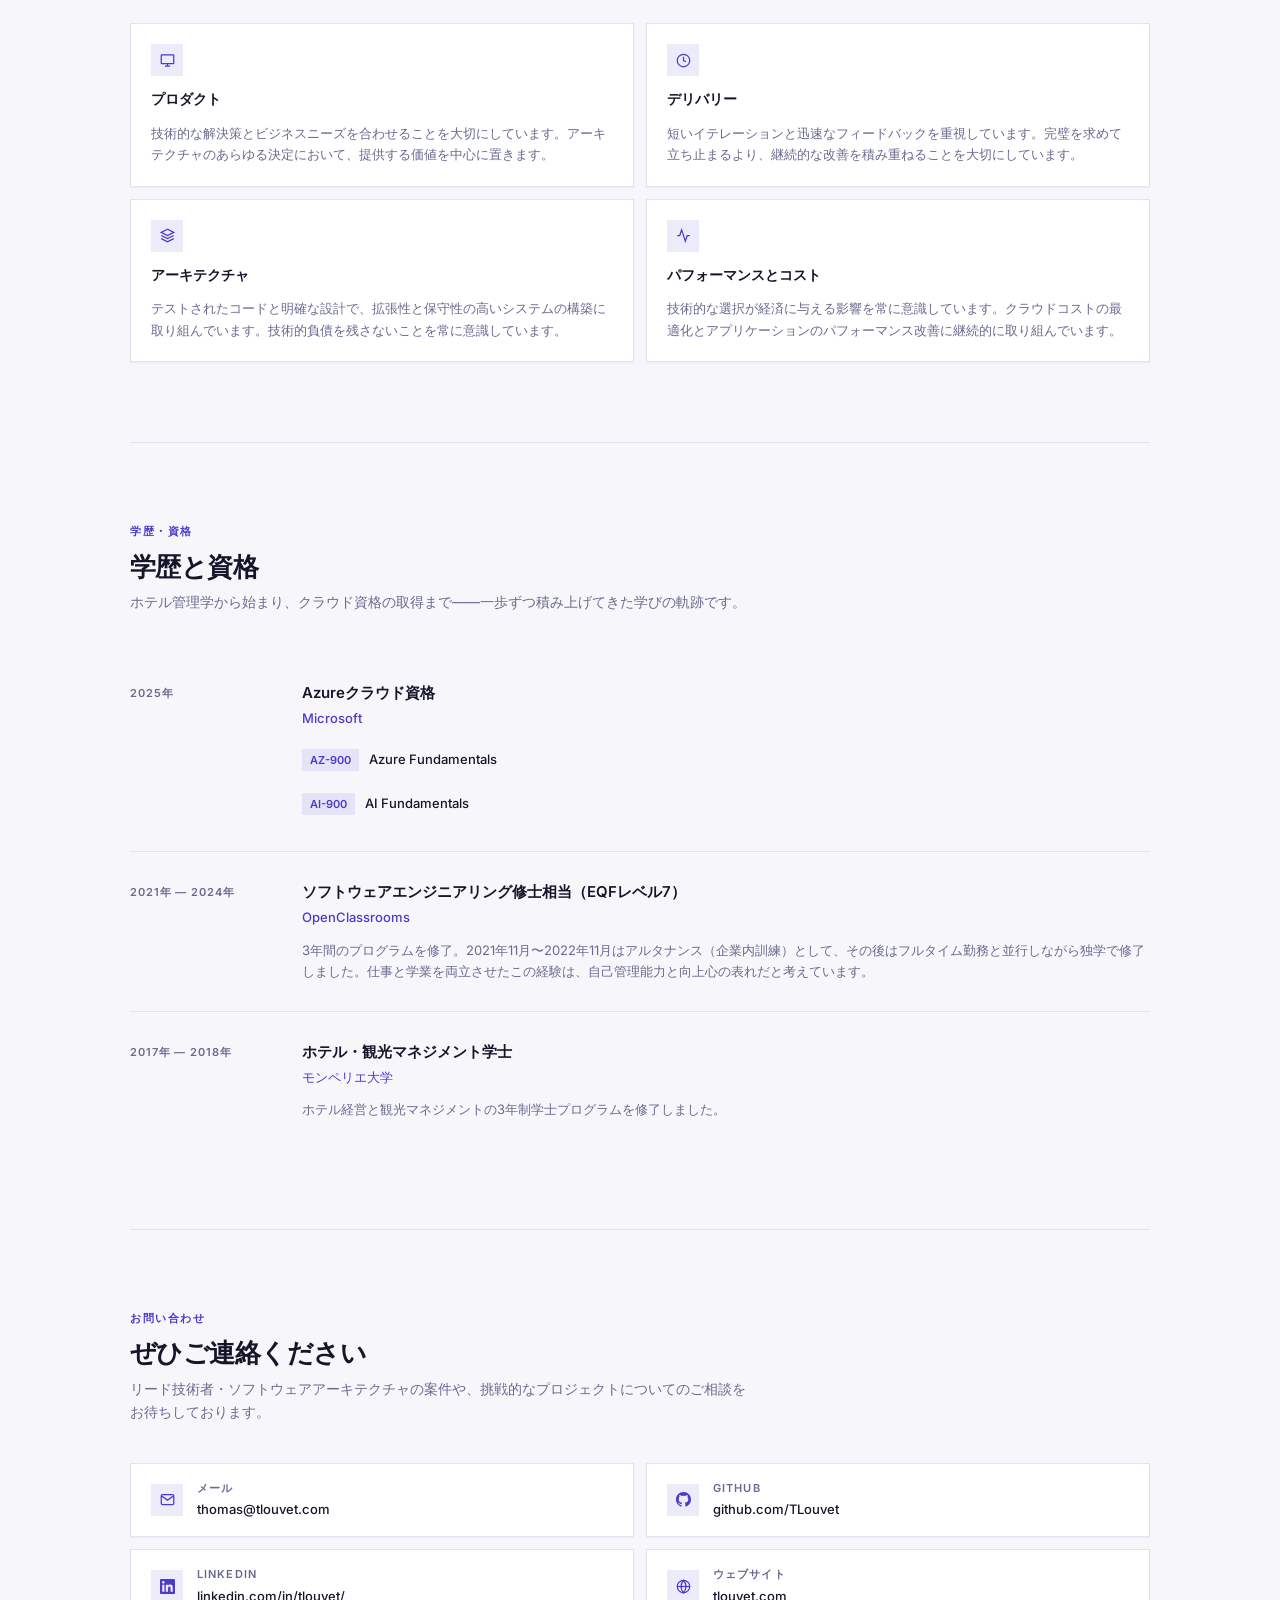
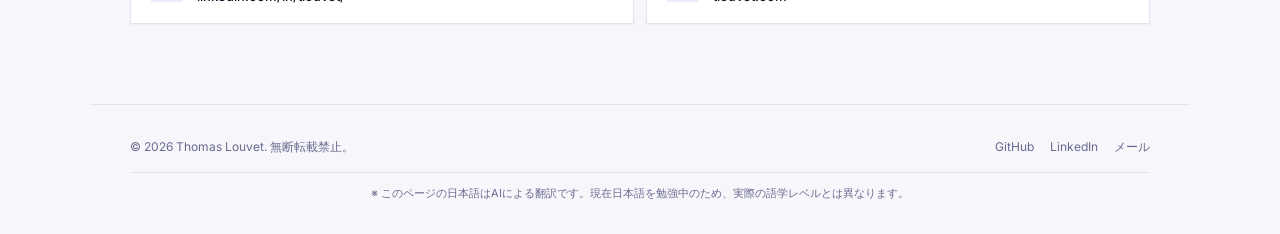
<file: ja/index.html>
<!DOCTYPE html>
<html lang="ja">
<head>
  <meta charset="UTF-8">
  <meta name="viewport" content="width=device-width, initial-scale=1.0">
  <title>トマ・ルーヴェ — リードデベロッパー & ソフトウェアアーキテクト</title>
  <meta name="description" content="トマ・ルーヴェ、リードデベロッパー＆ソフトウェアアーキテクト。堅牢でスケーラブルなビジネスアプリケーションの開発に専念し、アーキテクチャの品質とビジネス価値を常に重視しています。">
  <meta name="author" content="Thomas Louvet">
  <meta name="robots" content="index, follow">
  <link rel="icon" href="/favicon.ico">
  <link rel="canonical" href="https://tlouvet.com/ja/">
  <link rel="alternate" hreflang="fr" href="https://tlouvet.com/">
  <link rel="alternate" hreflang="en" href="https://tlouvet.com/en/">
  <link rel="alternate" hreflang="es" href="https://tlouvet.com/es/">
  <link rel="alternate" hreflang="ja" href="https://tlouvet.com/ja/">
  <link rel="alternate" hreflang="x-default" href="https://tlouvet.com/">
  <meta property="og:type" content="website">
  <meta property="og:url" content="https://tlouvet.com/ja/">
  <meta property="og:title" content="トマ・ルーヴェ — リードデベロッパー & ソフトウェアアーキテクト">
  <meta property="og:description" content="堅牢でスケーラブルなビジネスアプリケーションの開発に専念し、アーキテクチャの品質とビジネス価値を常に重視しています。">
  <meta property="og:locale" content="ja_JP">
  <meta property="og:locale:alternate" content="fr_FR">
  <meta property="og:locale:alternate" content="en_US">
  <meta property="og:locale:alternate" content="es_ES">
  <meta name="twitter:card" content="summary">
  <meta name="twitter:title" content="トマ・ルーヴェ — リードデベロッパー & ソフトウェアアーキテクト">
  <meta name="twitter:description" content="堅牢でスケーラブルなビジネスアプリケーションの開発に専念し、アーキテクチャの品質とビジネス価値を常に重視しています。">
  <script type="application/ld+json">
  {
    "@context": "https://schema.org",
    "@type": "Person",
    "name": "Thomas Louvet",
    "jobTitle": "Lead Developer & Software Architect",
    "url": "https://tlouvet.com",
    "email": "thomas@tlouvet.com",
    "sameAs": [
      "https://github.com/TLouvet",
      "https://www.linkedin.com/in/tlouvet/"
    ]
  }
  </script>
  <link rel="preconnect" href="https://fonts.googleapis.com">
  <link rel="preconnect" href="https://fonts.gstatic.com" crossorigin>
  <link href="https://fonts.googleapis.com/css2?family=Inter:opsz,wght@14..32,300;14..32,400;14..32,500;14..32,600;14..32,700&display=swap" rel="stylesheet">
  <link rel="stylesheet" href="../portfolio.css">
</head>
<body>

  <!-- ── HEADER ──────────────────────────────────────── -->
  <header>
    <a href="#hero" class="header-logo">Thomas Louvet</a>
    <nav>
      <a href="#experience">職務経歴</a>
      <a href="#skills">スキル</a>
      <a href="#projects">担当プロジェクト</a>
      <a href="#side-projects">個人プロジェクト</a>
      <a href="#values">職業観</a>
      <a href="#education">学歴・資格</a>
    </nav>
    <nav class="lang-switcher" aria-label="サイトの言語">
      <a href="/" class="lang-option">FR</a>
      <span class="lang-sep">/</span>
      <a href="/en/" class="lang-option">EN</a>
      <span class="lang-sep">/</span>
      <a href="/es/" class="lang-option">ES</a>
      <span class="lang-sep">/</span>
      <a href="/ja/" class="lang-option active">JA</a>
    </nav>
  </header>

  <!-- ── MAIN ────────────────────────────────────────── -->
  <main>

    <!-- HERO -->
    <section id="hero">
      <div class="hero-badge">リードデベロッパー &amp; ソフトウェアアーキテクト</div>
      <h1 class="hero-title">長く使われ続けるビジネスアプリケーションを<br>開発しています</h1>
      <p class="hero-subtitle">複雑なビジネス要件を、クリーンで長く使えるソフトウェアに変えます — コードと同じくらい、業務ドメインも大切にしています。</p>
      <div class="hero-cta">
        <a href="#projects" class="btn btn-primary">プロジェクトを見る</a>
        <a href="#contact" class="btn btn-outline">お問い合わせ</a>
      </div>
    </section>

    <!-- EXPERIENCE -->
    <section id="experience">
      <div class="label">職務経歴</div>
      <h2 class="section-title">これまでの歩み</h2>
      <p class="section-desc">ホテル業界で培ったホスピタリティ精神を土台に、ソフトウェアエンジニアリングへ転身しました。お客様を第一に考え、細部まで気を配る姿勢は、今もユーザー中心の開発の根底にあります。</p>

      <div class="timeline-item">
        <div class="timeline-date">2021年11月<br>— 現在</div>
        <div>
          <div class="tl-title">リードフルスタック開発者</div>
          <div class="tl-company">Akkodis</div>
          <div class="tl-desc">
            製造・医療・NPOなど多様な業界で10件以上のWebプロジェクトに携わり、うち3件の主要プロジェクトでリード技術者を担当しました。
            <ul>
              <li>アーキテクチャ設計、機能改善、デプロイ、チームへの技術支援を担当しました</li>
              <li>B2B受注管理プラットフォームのリード開発者として、設計から本番稼働まで一貫して担当しました</li>
              <li>国際的な農業データ収集プラットフォームの構築に貢献しました</li>
              <li>既存アプリケーションを引き継ぎ、コード品質の大幅な改善に取り組みました</li>
            </ul>
          </div>
        </div>
      </div>

      <div class="timeline-item">
        <div class="timeline-date">2024年9月<br>— 現在</div>
        <div>
          <div class="tl-title">非常勤講師</div>
          <div class="tl-company">IUT de Montreuil（情報科学科）</div>
          <div class="tl-desc">
            Web開発の授業を設計・担当し、1〜3年次の学生40名以上の指導に携わりました。
            <ul>
              <li>フロントエンド：HTML/CSS、JavaScript/TypeScript、Angular</li>
              <li>フルスタック開発とソフトウェア品質の実践</li>
            </ul>
          </div>
        </div>
      </div>

      <div class="timeline-item">
        <div class="timeline-date">2016年<br>— 2021年</div>
        <div>
          <div class="tl-title">フロント責任者</div>
          <div class="tl-company">Accor Hotels &amp; Aparthotels Adagio</div>
          <div class="tl-desc">
            受付スタッフから5年かけてフロント責任者へとキャリアアップしました。6名のチームをまとめ、日々の業務管理と接客品質の向上に努めました。このホテルで培ったホスピタリティの精神——細部への気配りとお客様を第一に考える姿勢——が、ユーザー中心のソフトウェア開発への原動力となっています。
          </div>
        </div>
      </div>

    </section>

    <!-- SKILLS -->
    <section id="skills">
      <div class="label">スキルと技術</div>
      <h2 class="section-title">技術スタック</h2>
      <p class="section-desc">堅牢なシステムの設計・デプロイ・進化を担うために、本番環境で活用してきた技術と実践です。</p>
      <div class="skills-grid">

        <div class="skills-col">
          <div class="skill-group">
            <div class="skill-group-label">Full-Stack Engineering</div>
            <div class="skill-tags">
              <span class="tag">TypeScript</span>
              <span class="tag">React</span>
              <span class="tag">Node.js / NestJS</span>
              <span class="tag">REST API Design</span>
            </div>
          </div>
          <div class="skill-group">
            <div class="skill-group-label">データ</div>
            <div class="skill-tags">
              <span class="tag">SQL — MySQL, PostgreSQL</span>
              <span class="tag">MongoDB</span>
            </div>
          </div>
        </div>

        <div class="skills-col">
          <div class="skill-group">
            <div class="skill-group-label">アーキテクチャ設計</div>
            <div class="skill-tags">
              <span class="tag">Domain-Driven Design</span>
              <span class="tag">ヘキサゴナルアーキテクチャ</span>
              <span class="tag">Azureソリューション設計</span>
              <span class="tag">テスト戦略</span>
            </div>
          </div>
          <div class="skill-group">
            <div class="skill-group-label">Cloud &amp; Infrastructure</div>
            <div class="skill-tags">
              <span class="tag">Azure</span>
              <span class="tag">Azure Pipelines (CI/CD)</span>
              <span class="tag">Docker</span>
              <span class="tag">Azure DevOps</span>
              <span class="tag">Git</span>
            </div>
          </div>
        </div>

      </div>
    </section>

    <!-- PROFESSIONAL PROJECTS -->
    <section id="projects">
      <div class="label">担当プロジェクト</div>
      <h2 class="section-title">業務プロジェクト</h2>
      <p class="section-desc">リード技術者として、設計から本番リリースまでを担当したプロジェクトです。</p>
      <div class="grid-3">

        <article class="card project-card">
          <div>
            <div class="project-period">2021年11月 — 現在</div>
            <div class="role-badge-wrapper"><span class="role-badge">Lead Developer</span></div>
            <div class="project-title">農業データ管理プラットフォーム</div>
          </div>
          <div class="card-desc">国際的な農食品グループのフィールドデータ収集プラットフォームの開発に携わりました。バックエンドを中心（75%）に、フロントエンドにも貢献しました（50%）。</div>
          <div class="tags">
            <span class="tag">React</span>
            <span class="tag">TypeScript</span>
            <span class="tag">NestJS</span>
            <span class="tag">MongoDB</span>
            <span class="tag">Azure</span>
            <span class="tag">Docker</span>
            <span class="tag">Jest</span>
          </div>
        </article>

        <article class="card project-card">
          <div>
            <div class="project-period">2025年6月 — 現在</div>
            <div class="role-badge-wrapper"><span class="role-badge">Tech Lead</span></div>
            <div class="project-title">AI支援型商業オファーシステム</div>
          </div>
          <div class="card-desc">RAGや生成AIを活用したワークフローを含むマルチアプリケーションプラットフォームの開発をリードしました。2〜3名のチームで、2026年1月に初回リリース予定です。</div>
          <div class="tags">
            <span class="tag">React</span>
            <span class="tag">NestJS</span>
            <span class="tag">TypeScript</span>
            <span class="tag">Azure</span>
            <span class="tag">RAG</span>
            <span class="tag">Gen AI</span>
          </div>
        </article>

        <article class="card project-card">
          <div>
            <div class="project-period">2024年11月 — 現在</div>
            <div class="role-badge-wrapper"><span class="role-badge">Lead Developer</span></div>
            <div class="project-title">B2B受注管理プラットフォーム</div>
          </div>
          <div class="card-desc">アーキテクチャ設計からAzureへの移行まで、ゼロから構築したプラットフォームです。技術的な意思決定のすべてを担当しました。</div>
          <div class="tags">
            <span class="tag">React</span>
            <span class="tag">NestJS</span>
            <span class="tag">TypeScript</span>
            <span class="tag">MySQL</span>
            <span class="tag">Azure</span>
          </div>
        </article>

      </div>
    </section>

    <!-- SIDE PROJECTS -->
    <section id="side-projects">
      <div class="label">個人プロジェクト</div>
      <h2 class="section-title">探求と実験</h2>
      <p class="section-desc">好奇心から生まれたプロジェクトたち。アルゴリズムの探求、設計の検証、あるいは純粋に役立つものを作りたいという思いから開発しました。</p>
      <div class="grid-3">

        <article class="card value-card">
          <div class="icon-box">
            <svg aria-hidden="true" focusable="false" width="15" height="15" viewBox="0 0 24 24" fill="none" stroke="currentColor" stroke-width="2"><rect x="3" y="3" width="7" height="7"/><rect x="14" y="3" width="7" height="7"/><rect x="14" y="14" width="7" height="7"/><rect x="3" y="14" width="7" height="7"/></svg>
          </div>
          <div class="card-title">Path Visualizer</div>
          <div class="card-desc">DFS・BFS・ダイクストラ・A*などの経路探索アルゴリズムをビジュアルで探求するツールです。</div>
          <a href="https://path-viz.tlouvet.com/" target="_blank" rel="noopener" class="card-link">
            <svg aria-hidden="true" focusable="false" width="12" height="12" viewBox="0 0 24 24" fill="none" stroke="currentColor" stroke-width="2.5"><path d="M18 13v6a2 2 0 0 1-2 2H5a2 2 0 0 1-2-2V8a2 2 0 0 1 2-2h6"/><polyline points="15 3 21 3 21 9"/><line x1="10" y1="14" x2="21" y2="3"/></svg>
            プロジェクトを見る
          </a>
        </article>

        <article class="card value-card">
          <div class="icon-box">
            <svg aria-hidden="true" focusable="false" width="15" height="15" viewBox="0 0 24 24" fill="none" stroke="currentColor" stroke-width="2"><circle cx="12" cy="12" r="3"/><circle cx="4" cy="6" r="2"/><circle cx="20" cy="6" r="2"/><circle cx="4" cy="18" r="2"/><circle cx="20" cy="18" r="2"/><line x1="6" y1="7" x2="10" y2="11"/><line x1="18" y1="7" x2="14" y2="11"/><line x1="6" y1="17" x2="10" y2="13"/><line x1="18" y1="17" x2="14" y2="13"/></svg>
          </div>
          <div class="card-title">Relagraph</div>
          <div class="card-desc">グラフ構造で整理するリアルタイム共同ノートアプリです。</div>
        </article>

        <article class="card value-card">
          <div class="icon-box">
            <svg aria-hidden="true" focusable="false" width="15" height="15" viewBox="0 0 24 24" fill="none" stroke="currentColor" stroke-width="2"><rect x="3" y="4" width="18" height="18" rx="2"/><line x1="16" y1="2" x2="16" y2="6"/><line x1="8" y1="2" x2="8" y2="6"/><line x1="3" y1="10" x2="21" y2="10"/></svg>
          </div>
          <div class="card-title">Schedule Finder</div>
          <div class="card-desc">大学の口頭試験のスケジュール管理を簡易化するフロントエンドツールです。</div>
        </article>

      </div>
    </section>

    <!-- VALUES -->
    <section id="values">
      <div class="label">私の職業観</div>
      <h2 class="section-title">仕事で大切にしていること</h2>
      <p class="section-desc">技術的な意思決定やチームとの協働において、常に意識している4つの考え方です。</p>
      <div class="grid-2">

        <article class="card value-card">
          <div class="icon-box">
            <svg aria-hidden="true" focusable="false" width="15" height="15" viewBox="0 0 24 24" fill="none" stroke="currentColor" stroke-width="2"><rect x="2" y="3" width="20" height="14" rx="1"/><path d="M8 21h8M12 17v4"/></svg>
          </div>
          <div class="card-title">プロダクト</div>
          <div class="card-desc">技術的な解決策とビジネスニーズを合わせることを大切にしています。アーキテクチャのあらゆる決定において、提供する価値を中心に置きます。</div>
        </article>

        <article class="card value-card">
          <div class="icon-box">
            <svg aria-hidden="true" focusable="false" width="15" height="15" viewBox="0 0 24 24" fill="none" stroke="currentColor" stroke-width="2"><circle cx="12" cy="12" r="10"/><polyline points="12 6 12 12 16 14"/></svg>
          </div>
          <div class="card-title">デリバリー</div>
          <div class="card-desc">短いイテレーションと迅速なフィードバックを重視しています。完璧を求めて立ち止まるより、継続的な改善を積み重ねることを大切にしています。</div>
        </article>

        <article class="card value-card">
          <div class="icon-box">
            <svg aria-hidden="true" focusable="false" width="15" height="15" viewBox="0 0 24 24" fill="none" stroke="currentColor" stroke-width="2"><polygon points="12 2 2 7 12 12 22 7 12 2"/><polyline points="2 17 12 22 22 17"/><polyline points="2 12 12 17 22 12"/></svg>
          </div>
          <div class="card-title">アーキテクチャ</div>
          <div class="card-desc">テストされたコードと明確な設計で、拡張性と保守性の高いシステムの構築に取り組んでいます。技術的負債を残さないことを常に意識しています。</div>
        </article>

        <article class="card value-card">
          <div class="icon-box">
            <svg aria-hidden="true" focusable="false" width="15" height="15" viewBox="0 0 24 24" fill="none" stroke="currentColor" stroke-width="2"><polyline points="22 12 18 12 15 21 9 3 6 12 2 12"/></svg>
          </div>
          <div class="card-title">パフォーマンスとコスト</div>
          <div class="card-desc">技術的な選択が経済に与える影響を常に意識しています。クラウドコストの最適化とアプリケーションのパフォーマンス改善に継続的に取り組んでいます。</div>
        </article>

      </div>
    </section>

    <!-- EDUCATION -->
    <section id="education">
      <div class="label">学歴・資格</div>
      <h2 class="section-title">学歴と資格</h2>
      <p class="section-desc">ホテル管理学から始まり、クラウド資格の取得まで——一歩ずつ積み上げてきた学びの軌跡です。</p>

      <div class="timeline-item">
        <div class="timeline-date">2025年</div>
        <div>
          <div class="tl-title">Azureクラウド資格</div>
          <div class="tl-company">Microsoft</div>
          <div class="tl-desc">
            <div class="cert-list">
              <div class="cert-item"><span class="cert-badge">AZ-900</span><span class="cert-name">Azure Fundamentals</span></div>
              <div class="cert-item"><span class="cert-badge">AI-900</span><span class="cert-name">AI Fundamentals</span></div>
            </div>
          </div>
        </div>
      </div>

      <div class="timeline-item">
        <div class="timeline-date">2021年 — 2024年</div>
        <div>
          <div class="tl-title">ソフトウェアエンジニアリング修士相当（EQFレベル7）</div>
          <div class="tl-company">OpenClassrooms</div>
          <div class="tl-desc">3年間のプログラムを修了。2021年11月〜2022年11月はアルタナンス（企業内訓練）として、その後はフルタイム勤務と並行しながら独学で修了しました。仕事と学業を両立させたこの経験は、自己管理能力と向上心の表れだと考えています。</div>
        </div>
      </div>

      <div class="timeline-item">
        <div class="timeline-date">2017年 — 2018年</div>
        <div>
          <div class="tl-title">ホテル・観光マネジメント学士</div>
          <div class="tl-company">モンペリエ大学</div>
          <div class="tl-desc">ホテル経営と観光マネジメントの3年制学士プログラムを修了しました。</div>
        </div>
      </div>

    </section>

    <!-- CONTACT -->
    <section id="contact">
      <div class="label">お問い合わせ</div>
      <h2 class="section-title">ぜひご連絡ください</h2>
      <p class="section-desc">リード技術者・ソフトウェアアーキテクチャの案件や、挑戦的なプロジェクトについてのご相談をお待ちしております。</p>
      <div class="contact-grid">

        <a href="mailto:thomas@tlouvet.com" class="contact-link">
          <div class="icon-box">
            <svg aria-hidden="true" focusable="false" width="15" height="15" viewBox="0 0 24 24" fill="none" stroke="currentColor" stroke-width="2"><path d="M4 4h16c1.1 0 2 .9 2 2v12c0 1.1-.9 2-2 2H4c-1.1 0-2-.9-2-2V6c0-1.1.9-2 2-2z"/><polyline points="22,6 12,13 2,6"/></svg>
          </div>
          <div>
            <div class="contact-label">メール</div>
            <div class="contact-value">thomas@tlouvet.com</div>
          </div>
        </a>

        <a href="https://github.com/TLouvet" target="_blank" rel="noopener" class="contact-link">
          <div class="icon-box">
            <svg aria-hidden="true" focusable="false" width="15" height="15" viewBox="0 0 24 24" fill="currentColor"><path d="M12 0c-6.626 0-12 5.373-12 12 0 5.302 3.438 9.8 8.207 11.387.599.111.793-.261.793-.577v-2.234c-3.338.726-4.033-1.416-4.033-1.416-.546-1.387-1.333-1.756-1.333-1.756-1.089-.745.083-.729.083-.729 1.205.084 1.839 1.237 1.839 1.237 1.07 1.834 2.807 1.304 3.492.997.107-.775.418-1.305.762-1.604-2.665-.305-5.467-1.334-5.467-5.931 0-1.311.469-2.381 1.236-3.221-.124-.303-.535-1.524.117-3.176 0 0 1.008-.322 3.301 1.23.957-.266 1.983-.399 3.003-.404 1.02.005 2.047.138 3.006.404 2.291-1.552 3.297-1.23 3.297-1.23.653 1.653.242 2.874.118 3.176.77.84 1.235 1.911 1.235 3.221 0 4.609-2.807 5.624-5.479 5.921.43.372.823 1.102.823 2.222v3.293c0 .319.192.694.801.576 4.765-1.589 8.199-6.086 8.199-11.386 0-6.627-5.373-12-12-12z"/></svg>
          </div>
          <div>
            <div class="contact-label">GitHub</div>
            <div class="contact-value">github.com/TLouvet</div>
          </div>
        </a>

        <a href="https://linkedin.com/in/tlouvet/" target="_blank" rel="noopener" class="contact-link">
          <div class="icon-box">
            <svg aria-hidden="true" focusable="false" width="15" height="15" viewBox="0 0 24 24" fill="currentColor"><path d="M20.447 20.452h-3.554v-5.569c0-1.328-.027-3.037-1.852-3.037-1.853 0-2.136 1.445-2.136 2.939v5.667H9.351V9h3.414v1.561h.046c.477-.9 1.637-1.85 3.37-1.85 3.601 0 4.267 2.37 4.267 5.455v6.286zM5.337 7.433c-1.144 0-2.063-.926-2.063-2.065 0-1.138.92-2.063 2.063-2.063 1.14 0 2.064.925 2.064 2.063 0 1.139-.925 2.065-2.064 2.065zm1.782 13.019H3.555V9h3.564v11.452zM22.225 0H1.771C.792 0 0 .774 0 1.729v20.542C0 23.227.792 24 1.771 24h20.451C23.2 24 24 23.227 24 22.271V1.729C24 .774 23.2 0 22.222 0h.003z"/></svg>
          </div>
          <div>
            <div class="contact-label">LinkedIn</div>
            <div class="contact-value">linkedin.com/in/tlouvet/</div>
          </div>
        </a>

        <a href="https://www.tlouvet.com" target="_blank" rel="noopener" class="contact-link">
          <div class="icon-box">
            <svg aria-hidden="true" focusable="false" width="15" height="15" viewBox="0 0 24 24" fill="none" stroke="currentColor" stroke-width="2"><circle cx="12" cy="12" r="10"/><line x1="2" y1="12" x2="22" y2="12"/><path d="M12 2a15.3 15.3 0 0 1 4 10 15.3 15.3 0 0 1-4 10 15.3 15.3 0 0 1-4-10 15.3 15.3 0 0 1 4-10z"/></svg>
          </div>
          <div>
            <div class="contact-label">ウェブサイト</div>
            <div class="contact-value">tlouvet.com</div>
          </div>
        </a>

      </div>
    </section>

  </main>

  <!-- ── FOOTER ────────────────────────────────────────── -->
  <footer class="footer-ja">
    <span class="footer-copy">© 2026 Thomas Louvet. 無断転載禁止。</span>
    <div class="footer-links">
      <a href="https://github.com/TLouvet" target="_blank" rel="noopener">GitHub</a>
      <a href="https://linkedin.com/in/tlouvet/" target="_blank" rel="noopener">LinkedIn</a>
      <a href="mailto:thomas@tlouvet.com">メール</a>
    </div>
    <p class="footer-ja-note">※ このページの日本語はAIによる翻訳です。現在日本語を勉強中のため、実際の語学レベルとは異なります。</p>
  </footer>

  <script>
    const navLinks = document.querySelectorAll('nav a');
    const sections = document.querySelectorAll('section[id]');
    const observer = new IntersectionObserver(entries => {
      entries.forEach(entry => {
        if (!entry.isIntersecting) return;
        navLinks.forEach(link => {
          link.classList.toggle('active', link.getAttribute('href') === '#' + entry.target.id);
        });
      });
    }, { rootMargin: '-40% 0px -55% 0px' });
    sections.forEach(s => observer.observe(s));
  </script>
</body>
</html>
</file>
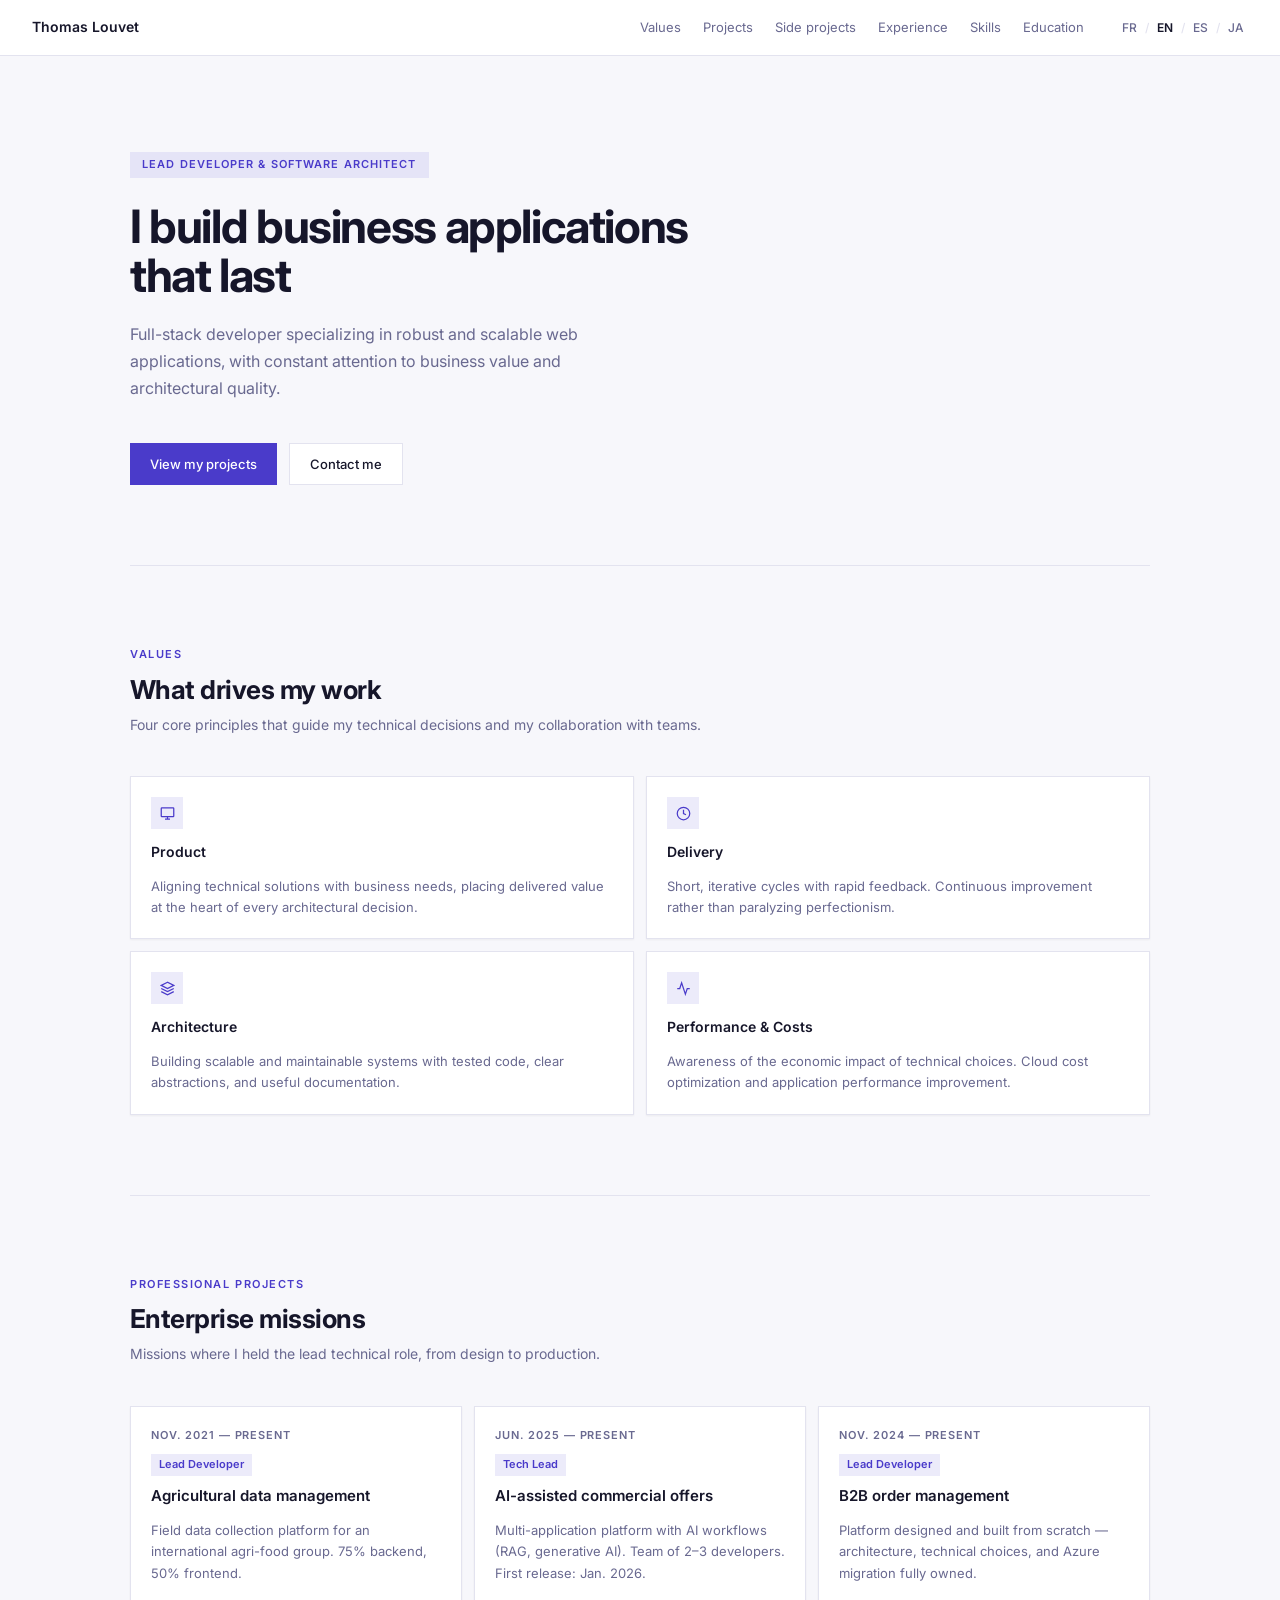
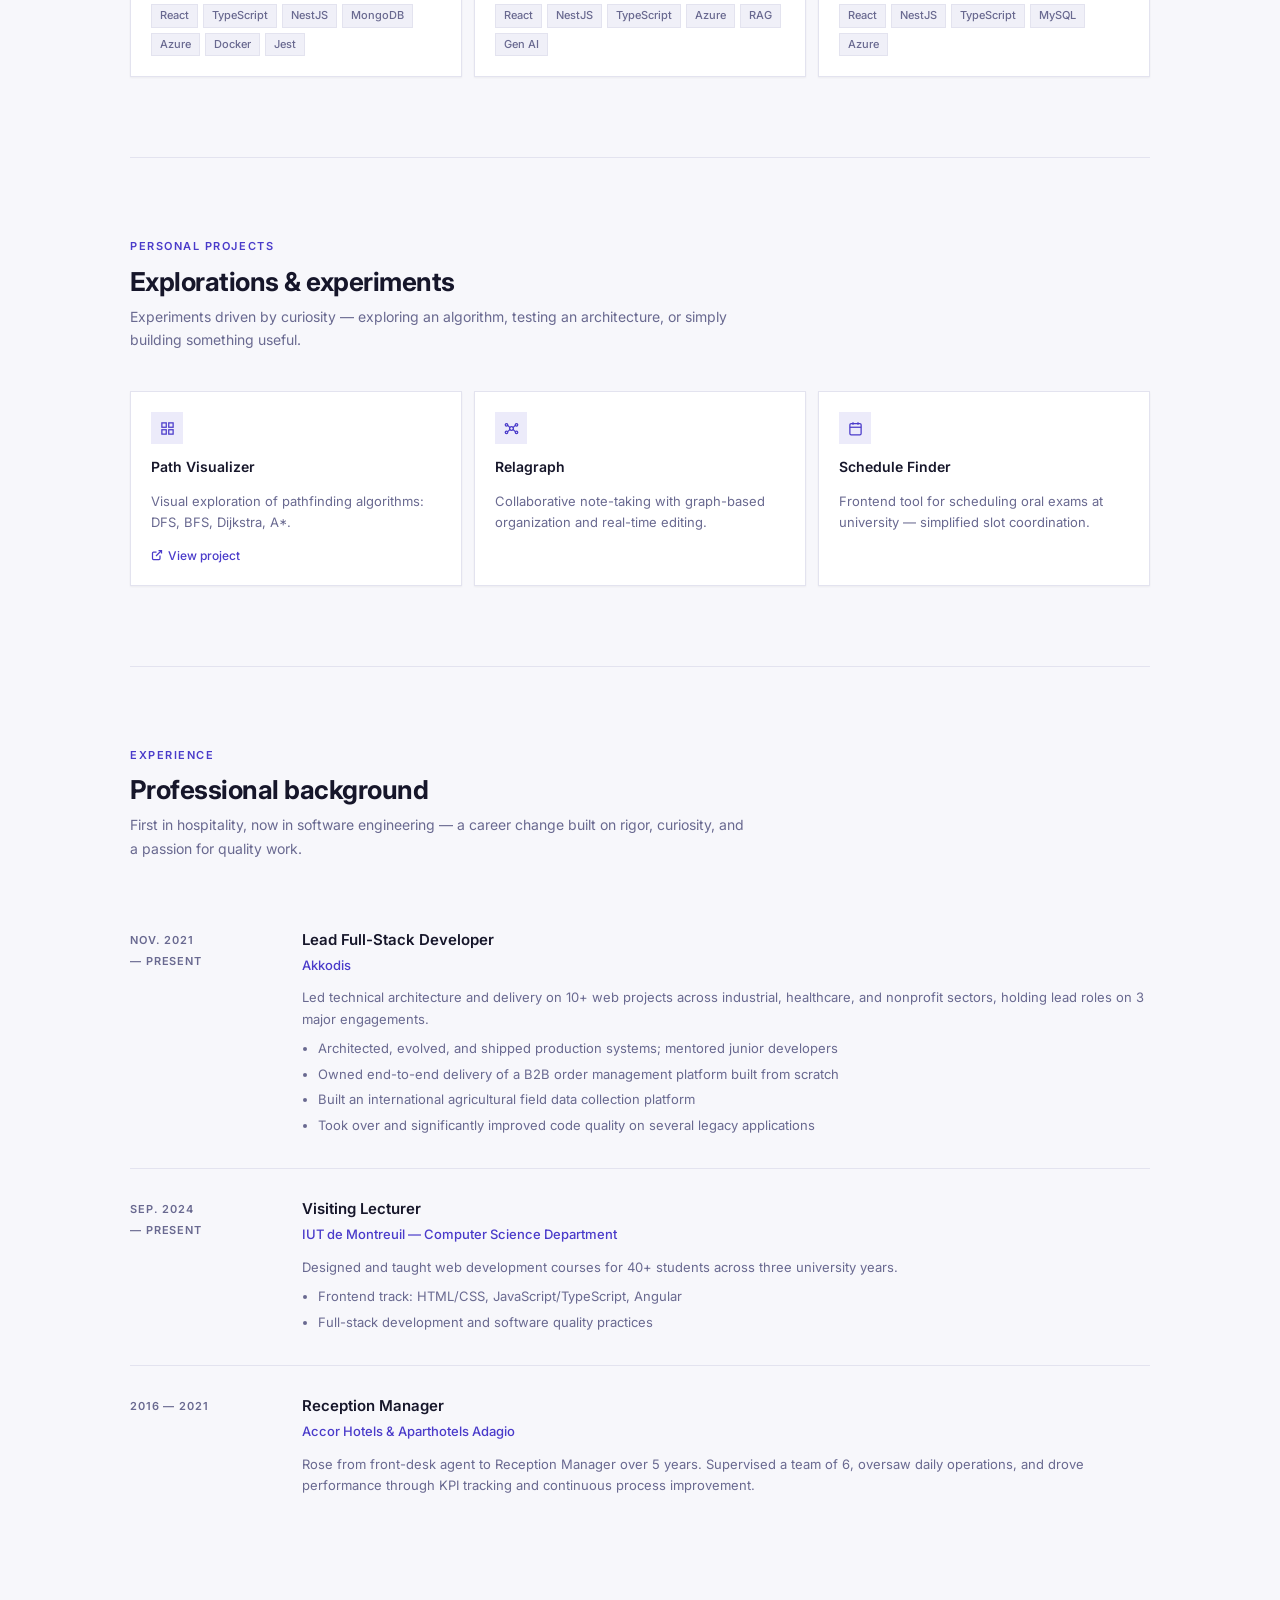
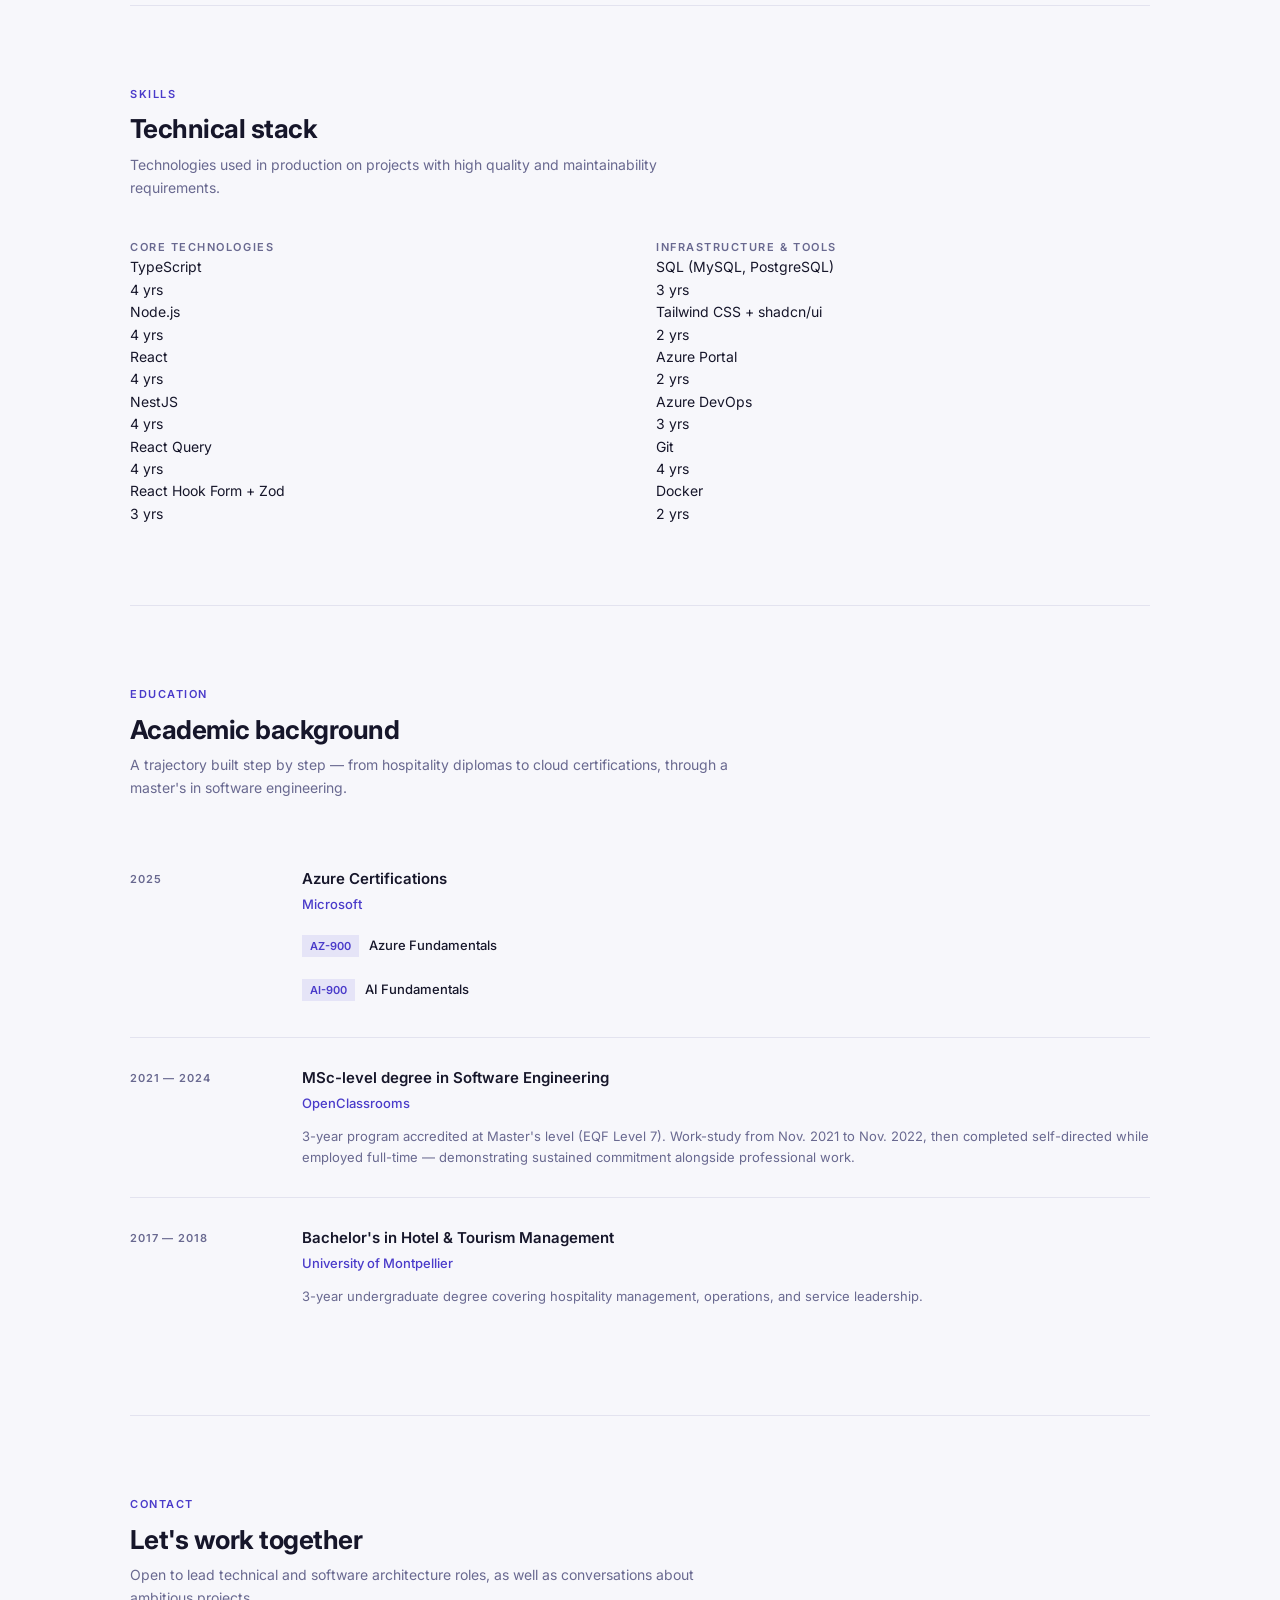
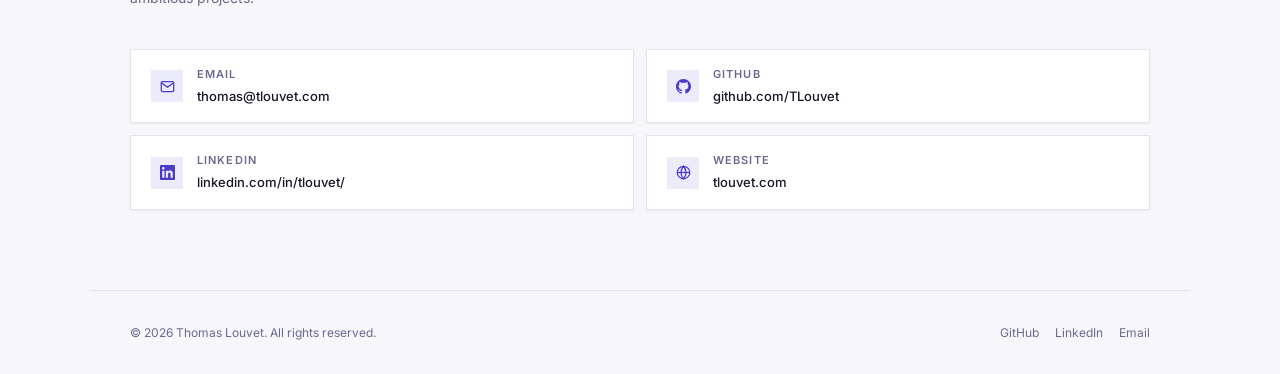
<file: en.html>
<!DOCTYPE html>
<html lang="en">
<head>
  <meta charset="UTF-8">
  <meta name="viewport" content="width=device-width, initial-scale=1.0">
  <title>Thomas Louvet — Lead Developer & Software Architect</title>
  <meta name="description" content="Thomas Louvet, Lead Developer & Software Architect. Building robust and scalable business applications, with constant attention to architectural quality and business value.">
  <meta name="author" content="Thomas Louvet">
  <meta name="robots" content="index, follow">
  <link rel="canonical" href="https://tlouvet.com/en.html">
  <link rel="alternate" hreflang="fr" href="https://tlouvet.com/">
  <link rel="alternate" hreflang="en" href="https://tlouvet.com/en.html">
  <link rel="alternate" hreflang="es" href="https://tlouvet.com/es.html">
  <link rel="alternate" hreflang="ja" href="https://tlouvet.com/ja.html">
  <link rel="alternate" hreflang="x-default" href="https://tlouvet.com/">
  <meta property="og:type" content="website">
  <meta property="og:url" content="https://tlouvet.com/en.html">
  <meta property="og:title" content="Thomas Louvet — Lead Developer & Software Architect">
  <meta property="og:description" content="Building robust and scalable business applications, with constant attention to architectural quality and business value.">
  <meta property="og:locale" content="en_US">
  <meta property="og:locale:alternate" content="fr_FR">
  <meta property="og:locale:alternate" content="es_ES">
  <meta property="og:locale:alternate" content="ja_JP">
  <meta name="twitter:card" content="summary">
  <meta name="twitter:title" content="Thomas Louvet — Lead Developer & Software Architect">
  <meta name="twitter:description" content="Building robust and scalable business applications, with constant attention to architectural quality and business value.">
  <script type="application/ld+json">
  {
    "@context": "https://schema.org",
    "@type": "Person",
    "name": "Thomas Louvet",
    "jobTitle": "Lead Developer & Software Architect",
    "url": "https://tlouvet.com",
    "email": "thomas@tlouvet.com",
    "sameAs": [
      "https://github.com/TLouvet",
      "https://www.linkedin.com/in/tlouvet/"
    ]
  }
  </script>
  <link rel="preconnect" href="https://fonts.googleapis.com">
  <link rel="preconnect" href="https://fonts.gstatic.com" crossorigin>
  <link href="https://fonts.googleapis.com/css2?family=Inter:opsz,wght@14..32,300;14..32,400;14..32,500;14..32,600;14..32,700&display=swap" rel="stylesheet">
  <link rel="stylesheet" href="portfolio.css">
</head>
<body>

  <!-- ── HEADER ──────────────────────────────────────── -->
  <header>
    <a href="#hero" class="header-logo">Thomas Louvet</a>
    <nav>
      <a href="#values">Values</a>
      <a href="#projects">Projects</a>
      <a href="#side-projects">Side projects</a>
      <a href="#experience">Experience</a>
      <a href="#skills">Skills</a>
      <a href="#education">Education</a>
    </nav>
    <div class="lang-switcher">
      <a href="index.html" class="lang-option">FR</a>
      <span class="lang-sep">/</span>
      <a href="en.html" class="lang-option active">EN</a>
      <span class="lang-sep">/</span>
      <a href="es.html" class="lang-option">ES</a>
      <span class="lang-sep">/</span>
      <a href="ja.html" class="lang-option">JA</a>
    </div>
  </header>

  <!-- ── MAIN ────────────────────────────────────────── -->
  <main>

    <!-- HERO -->
    <section id="hero">
      <div class="hero-badge">Lead Developer &amp; Software Architect</div>
      <h1 class="hero-title">I build business applications<br>that last</h1>
      <p class="hero-subtitle">Full-stack developer specializing in robust and scalable web applications, with constant attention to business value and architectural quality.</p>
      <div class="hero-cta">
        <a href="#projects" class="btn btn-primary">View my projects</a>
        <a href="#contact" class="btn btn-outline">Contact me</a>
      </div>
    </section>

    <!-- VALUES -->
    <section id="values">
      <div class="label">Values</div>
      <h2 class="section-title">What drives my work</h2>
      <p class="section-desc">Four core principles that guide my technical decisions and my collaboration with teams.</p>
      <div class="grid-2">

        <div class="card value-card">
          <div class="icon-box">
            <svg width="15" height="15" viewBox="0 0 24 24" fill="none" stroke="currentColor" stroke-width="2"><rect x="2" y="3" width="20" height="14" rx="1"/><path d="M8 21h8M12 17v4"/></svg>
          </div>
          <div class="card-title">Product</div>
          <div class="card-desc">Aligning technical solutions with business needs, placing delivered value at the heart of every architectural decision.</div>
        </div>

        <div class="card value-card">
          <div class="icon-box">
            <svg width="15" height="15" viewBox="0 0 24 24" fill="none" stroke="currentColor" stroke-width="2"><circle cx="12" cy="12" r="10"/><polyline points="12 6 12 12 16 14"/></svg>
          </div>
          <div class="card-title">Delivery</div>
          <div class="card-desc">Short, iterative cycles with rapid feedback. Continuous improvement rather than paralyzing perfectionism.</div>
        </div>

        <div class="card value-card">
          <div class="icon-box">
            <svg width="15" height="15" viewBox="0 0 24 24" fill="none" stroke="currentColor" stroke-width="2"><polygon points="12 2 2 7 12 12 22 7 12 2"/><polyline points="2 17 12 22 22 17"/><polyline points="2 12 12 17 22 12"/></svg>
          </div>
          <div class="card-title">Architecture</div>
          <div class="card-desc">Building scalable and maintainable systems with tested code, clear abstractions, and useful documentation.</div>
        </div>

        <div class="card value-card">
          <div class="icon-box">
            <svg width="15" height="15" viewBox="0 0 24 24" fill="none" stroke="currentColor" stroke-width="2"><polyline points="22 12 18 12 15 21 9 3 6 12 2 12"/></svg>
          </div>
          <div class="card-title">Performance &amp; Costs</div>
          <div class="card-desc">Awareness of the economic impact of technical choices. Cloud cost optimization and application performance improvement.</div>
        </div>

      </div>
    </section>

    <!-- PROFESSIONAL PROJECTS -->
    <section id="projects">
      <div class="label">Professional projects</div>
      <h2 class="section-title">Enterprise missions</h2>
      <p class="section-desc">Missions where I held the lead technical role, from design to production.</p>
      <div class="grid-3">

        <div class="card project-card">
          <div>
            <div class="project-period">Nov. 2021 — Present</div>
            <div style="margin: 8px 0;"><span class="role-badge">Lead Developer</span></div>
            <div class="project-title">Agricultural data management</div>
          </div>
          <div class="card-desc">Field data collection platform for an international agri-food group. 75% backend, 50% frontend.</div>
          <div class="tags">
            <span class="tag">React</span>
            <span class="tag">TypeScript</span>
            <span class="tag">NestJS</span>
            <span class="tag">MongoDB</span>
            <span class="tag">Azure</span>
            <span class="tag">Docker</span>
            <span class="tag">Jest</span>
          </div>
        </div>

        <div class="card project-card">
          <div>
            <div class="project-period">Jun. 2025 — Present</div>
            <div style="margin: 8px 0;"><span class="role-badge">Tech Lead</span></div>
            <div class="project-title">AI-assisted commercial offers</div>
          </div>
          <div class="card-desc">Multi-application platform with AI workflows (RAG, generative AI). Team of 2–3 developers. First release: Jan. 2026.</div>
          <div class="tags">
            <span class="tag">React</span>
            <span class="tag">NestJS</span>
            <span class="tag">TypeScript</span>
            <span class="tag">Azure</span>
            <span class="tag">RAG</span>
            <span class="tag">Gen AI</span>
          </div>
        </div>

        <div class="card project-card">
          <div>
            <div class="project-period">Nov. 2024 — Present</div>
            <div style="margin: 8px 0;"><span class="role-badge">Lead Developer</span></div>
            <div class="project-title">B2B order management</div>
          </div>
          <div class="card-desc">Platform designed and built from scratch — architecture, technical choices, and Azure migration fully owned.</div>
          <div class="tags">
            <span class="tag">React</span>
            <span class="tag">NestJS</span>
            <span class="tag">TypeScript</span>
            <span class="tag">MySQL</span>
            <span class="tag">Azure</span>
          </div>
        </div>

      </div>
    </section>

    <!-- SIDE PROJECTS -->
    <section id="side-projects">
      <div class="label">Personal projects</div>
      <h2 class="section-title">Explorations &amp; experiments</h2>
      <p class="section-desc">Experiments driven by curiosity — exploring an algorithm, testing an architecture, or simply building something useful.</p>
      <div class="grid-3">

        <div class="card value-card">
          <div class="icon-box">
            <svg width="15" height="15" viewBox="0 0 24 24" fill="none" stroke="currentColor" stroke-width="2"><rect x="3" y="3" width="7" height="7"/><rect x="14" y="3" width="7" height="7"/><rect x="14" y="14" width="7" height="7"/><rect x="3" y="14" width="7" height="7"/></svg>
          </div>
          <div class="card-title">Path Visualizer</div>
          <div class="card-desc">Visual exploration of pathfinding algorithms: DFS, BFS, Dijkstra, A*.</div>
          <a href="https://path-viz.tlouvet.com/" target="_blank" rel="noopener" class="card-link">
            <svg width="12" height="12" viewBox="0 0 24 24" fill="none" stroke="currentColor" stroke-width="2.5"><path d="M18 13v6a2 2 0 0 1-2 2H5a2 2 0 0 1-2-2V8a2 2 0 0 1 2-2h6"/><polyline points="15 3 21 3 21 9"/><line x1="10" y1="14" x2="21" y2="3"/></svg>
            View project
          </a>
        </div>

        <div class="card value-card">
          <div class="icon-box">
            <svg width="15" height="15" viewBox="0 0 24 24" fill="none" stroke="currentColor" stroke-width="2"><circle cx="12" cy="12" r="3"/><circle cx="4" cy="6" r="2"/><circle cx="20" cy="6" r="2"/><circle cx="4" cy="18" r="2"/><circle cx="20" cy="18" r="2"/><line x1="6" y1="7" x2="10" y2="11"/><line x1="18" y1="7" x2="14" y2="11"/><line x1="6" y1="17" x2="10" y2="13"/><line x1="18" y1="17" x2="14" y2="13"/></svg>
          </div>
          <div class="card-title">Relagraph</div>
          <div class="card-desc">Collaborative note-taking with graph-based organization and real-time editing.</div>
        </div>

        <div class="card value-card">
          <div class="icon-box">
            <svg width="15" height="15" viewBox="0 0 24 24" fill="none" stroke="currentColor" stroke-width="2"><rect x="3" y="4" width="18" height="18" rx="2"/><line x1="16" y1="2" x2="16" y2="6"/><line x1="8" y1="2" x2="8" y2="6"/><line x1="3" y1="10" x2="21" y2="10"/></svg>
          </div>
          <div class="card-title">Schedule Finder</div>
          <div class="card-desc">Frontend tool for scheduling oral exams at university — simplified slot coordination.</div>
        </div>

      </div>
    </section>

    <!-- EXPERIENCE -->
    <section id="experience">
      <div class="label">Experience</div>
      <h2 class="section-title">Professional background</h2>
      <p class="section-desc">First in hospitality, now in software engineering — a career change built on rigor, curiosity, and a passion for quality work.</p>

      <div class="timeline-item">
        <div class="timeline-date">Nov. 2021<br>— Present</div>
        <div>
          <div class="tl-title">Lead Full-Stack Developer</div>
          <div class="tl-company">Akkodis</div>
          <div class="tl-desc">
            Led technical architecture and delivery on 10+ web projects across industrial, healthcare, and nonprofit sectors, holding lead roles on 3 major engagements.
            <ul>
              <li>Architected, evolved, and shipped production systems; mentored junior developers</li>
              <li>Owned end-to-end delivery of a B2B order management platform built from scratch</li>
              <li>Built an international agricultural field data collection platform</li>
              <li>Took over and significantly improved code quality on several legacy applications</li>
            </ul>
          </div>
        </div>
      </div>

      <div class="timeline-item">
        <div class="timeline-date">Sep. 2024<br>— Present</div>
        <div>
          <div class="tl-title">Visiting Lecturer</div>
          <div class="tl-company">IUT de Montreuil — Computer Science Department</div>
          <div class="tl-desc">
            Designed and taught web development courses for 40+ students across three university years.
            <ul>
              <li>Frontend track: HTML/CSS, JavaScript/TypeScript, Angular</li>
              <li>Full-stack development and software quality practices</li>
            </ul>
          </div>
        </div>
      </div>

      <div class="timeline-item">
        <div class="timeline-date">2016 — 2021</div>
        <div>
          <div class="tl-title">Reception Manager</div>
          <div class="tl-company">Accor Hotels &amp; Aparthotels Adagio</div>
          <div class="tl-desc">
            Rose from front-desk agent to Reception Manager over 5 years. Supervised a team of 6, oversaw daily operations, and drove performance through KPI tracking and continuous process improvement.
          </div>
        </div>
      </div>

    </section>

    <!-- SKILLS -->
    <section id="skills">
      <div class="label">Skills</div>
      <h2 class="section-title">Technical stack</h2>
      <p class="section-desc">Technologies used in production on projects with high quality and maintainability requirements.</p>
      <div class="skills-grid">

        <div>
          <div class="skill-group-label">Core technologies</div>
          <div class="skill-row">
            <span class="skill-name">TypeScript</span>
            <div class="skill-meta"><div class="bar-track"><div class="bar-fill" style="width:100%"></div></div><span class="skill-years">4 yrs</span></div>
          </div>
          <div class="skill-row">
            <span class="skill-name">Node.js</span>
            <div class="skill-meta"><div class="bar-track"><div class="bar-fill" style="width:100%"></div></div><span class="skill-years">4 yrs</span></div>
          </div>
          <div class="skill-row">
            <span class="skill-name">React</span>
            <div class="skill-meta"><div class="bar-track"><div class="bar-fill" style="width:100%"></div></div><span class="skill-years">4 yrs</span></div>
          </div>
          <div class="skill-row">
            <span class="skill-name">NestJS</span>
            <div class="skill-meta"><div class="bar-track"><div class="bar-fill" style="width:100%"></div></div><span class="skill-years">4 yrs</span></div>
          </div>
          <div class="skill-row">
            <span class="skill-name">React Query</span>
            <div class="skill-meta"><div class="bar-track"><div class="bar-fill" style="width:100%"></div></div><span class="skill-years">4 yrs</span></div>
          </div>
          <div class="skill-row">
            <span class="skill-name">React Hook Form + Zod</span>
            <div class="skill-meta"><div class="bar-track"><div class="bar-fill" style="width:75%"></div></div><span class="skill-years">3 yrs</span></div>
          </div>
        </div>

        <div>
          <div class="skill-group-label">Infrastructure &amp; tools</div>
          <div class="skill-row">
            <span class="skill-name">SQL (MySQL, PostgreSQL)</span>
            <div class="skill-meta"><div class="bar-track"><div class="bar-fill" style="width:75%"></div></div><span class="skill-years">3 yrs</span></div>
          </div>
          <div class="skill-row">
            <span class="skill-name">Tailwind CSS + shadcn/ui</span>
            <div class="skill-meta"><div class="bar-track"><div class="bar-fill" style="width:50%"></div></div><span class="skill-years">2 yrs</span></div>
          </div>
          <div class="skill-row">
            <span class="skill-name">Azure Portal</span>
            <div class="skill-meta"><div class="bar-track"><div class="bar-fill" style="width:50%"></div></div><span class="skill-years">2 yrs</span></div>
          </div>
          <div class="skill-row">
            <span class="skill-name">Azure DevOps</span>
            <div class="skill-meta"><div class="bar-track"><div class="bar-fill" style="width:75%"></div></div><span class="skill-years">3 yrs</span></div>
          </div>
          <div class="skill-row">
            <span class="skill-name">Git</span>
            <div class="skill-meta"><div class="bar-track"><div class="bar-fill" style="width:100%"></div></div><span class="skill-years">4 yrs</span></div>
          </div>
          <div class="skill-row">
            <span class="skill-name">Docker</span>
            <div class="skill-meta"><div class="bar-track"><div class="bar-fill" style="width:50%"></div></div><span class="skill-years">2 yrs</span></div>
          </div>
        </div>

      </div>
    </section>

    <!-- EDUCATION -->
    <section id="education">
      <div class="label">Education</div>
      <h2 class="section-title">Academic background</h2>
      <p class="section-desc">A trajectory built step by step — from hospitality diplomas to cloud certifications, through a master's in software engineering.</p>

      <div class="timeline-item">
        <div class="timeline-date">2025</div>
        <div>
          <div class="tl-title">Azure Certifications</div>
          <div class="tl-company">Microsoft</div>
          <div class="tl-desc">
            <div style="display:flex;flex-direction:column;gap:6px;margin-top:4px;">
              <div class="cert-item"><span class="cert-badge">AZ-900</span><span class="cert-name">Azure Fundamentals</span></div>
              <div class="cert-item"><span class="cert-badge">AI-900</span><span class="cert-name">AI Fundamentals</span></div>
            </div>
          </div>
        </div>
      </div>

      <div class="timeline-item">
        <div class="timeline-date">2021 — 2024</div>
        <div>
          <div class="tl-title">MSc-level degree in Software Engineering</div>
          <div class="tl-company">OpenClassrooms</div>
          <div class="tl-desc">3-year program accredited at Master's level (EQF Level 7). Work-study from Nov. 2021 to Nov. 2022, then completed self-directed while employed full-time — demonstrating sustained commitment alongside professional work.</div>
        </div>
      </div>

      <div class="timeline-item">
        <div class="timeline-date">2017 — 2018</div>
        <div>
          <div class="tl-title">Bachelor's in Hotel &amp; Tourism Management</div>
          <div class="tl-company">University of Montpellier</div>
          <div class="tl-desc">3-year undergraduate degree covering hospitality management, operations, and service leadership.</div>
        </div>
      </div>

    </section>

    <!-- CONTACT -->
    <section id="contact">
      <div class="label">Contact</div>
      <h2 class="section-title">Let's work together</h2>
      <p class="section-desc">Open to lead technical and software architecture roles, as well as conversations about ambitious projects.</p>
      <div class="contact-grid">

        <a href="mailto:thomas@tlouvet.com" class="contact-link">
          <div class="icon-box">
            <svg width="15" height="15" viewBox="0 0 24 24" fill="none" stroke="currentColor" stroke-width="2"><path d="M4 4h16c1.1 0 2 .9 2 2v12c0 1.1-.9 2-2 2H4c-1.1 0-2-.9-2-2V6c0-1.1.9-2 2-2z"/><polyline points="22,6 12,13 2,6"/></svg>
          </div>
          <div>
            <div class="contact-label">Email</div>
            <div class="contact-value">thomas@tlouvet.com</div>
          </div>
        </a>

        <a href="https://github.com/TLouvet" target="_blank" rel="noopener" class="contact-link">
          <div class="icon-box">
            <svg width="15" height="15" viewBox="0 0 24 24" fill="currentColor"><path d="M12 0c-6.626 0-12 5.373-12 12 0 5.302 3.438 9.8 8.207 11.387.599.111.793-.261.793-.577v-2.234c-3.338.726-4.033-1.416-4.033-1.416-.546-1.387-1.333-1.756-1.333-1.756-1.089-.745.083-.729.083-.729 1.205.084 1.839 1.237 1.839 1.237 1.07 1.834 2.807 1.304 3.492.997.107-.775.418-1.305.762-1.604-2.665-.305-5.467-1.334-5.467-5.931 0-1.311.469-2.381 1.236-3.221-.124-.303-.535-1.524.117-3.176 0 0 1.008-.322 3.301 1.23.957-.266 1.983-.399 3.003-.404 1.02.005 2.047.138 3.006.404 2.291-1.552 3.297-1.23 3.297-1.23.653 1.653.242 2.874.118 3.176.77.84 1.235 1.911 1.235 3.221 0 4.609-2.807 5.624-5.479 5.921.43.372.823 1.102.823 2.222v3.293c0 .319.192.694.801.576 4.765-1.589 8.199-6.086 8.199-11.386 0-6.627-5.373-12-12-12z"/></svg>
          </div>
          <div>
            <div class="contact-label">GitHub</div>
            <div class="contact-value">github.com/TLouvet</div>
          </div>
        </a>

        <a href="https://linkedin.com/in/tlouvet/" target="_blank" rel="noopener" class="contact-link">
          <div class="icon-box">
            <svg width="15" height="15" viewBox="0 0 24 24" fill="currentColor"><path d="M20.447 20.452h-3.554v-5.569c0-1.328-.027-3.037-1.852-3.037-1.853 0-2.136 1.445-2.136 2.939v5.667H9.351V9h3.414v1.561h.046c.477-.9 1.637-1.85 3.37-1.85 3.601 0 4.267 2.37 4.267 5.455v6.286zM5.337 7.433c-1.144 0-2.063-.926-2.063-2.065 0-1.138.92-2.063 2.063-2.063 1.14 0 2.064.925 2.064 2.063 0 1.139-.925 2.065-2.064 2.065zm1.782 13.019H3.555V9h3.564v11.452zM22.225 0H1.771C.792 0 0 .774 0 1.729v20.542C0 23.227.792 24 1.771 24h20.451C23.2 24 24 23.227 24 22.271V1.729C24 .774 23.2 0 22.222 0h.003z"/></svg>
          </div>
          <div>
            <div class="contact-label">LinkedIn</div>
            <div class="contact-value">linkedin.com/in/tlouvet/</div>
          </div>
        </a>

        <a href="https://www.tlouvet.com" target="_blank" rel="noopener" class="contact-link">
          <div class="icon-box">
            <svg width="15" height="15" viewBox="0 0 24 24" fill="none" stroke="currentColor" stroke-width="2"><circle cx="12" cy="12" r="10"/><line x1="2" y1="12" x2="22" y2="12"/><path d="M12 2a15.3 15.3 0 0 1 4 10 15.3 15.3 0 0 1-4 10 15.3 15.3 0 0 1-4-10 15.3 15.3 0 0 1 4-10z"/></svg>
          </div>
          <div>
            <div class="contact-label">Website</div>
            <div class="contact-value">tlouvet.com</div>
          </div>
        </a>

      </div>
    </section>

  </main>

  <!-- ── FOOTER ────────────────────────────────────────── -->
  <footer>
    <span class="footer-copy">© 2026 Thomas Louvet. All rights reserved.</span>
    <div class="footer-links">
      <a href="https://github.com/TLouvet" target="_blank" rel="noopener">GitHub</a>
      <a href="https://linkedin.com/in/tlouvet/" target="_blank" rel="noopener">LinkedIn</a>
      <a href="mailto:thomas@tlouvet.com">Email</a>
    </div>
  </footer>

  <script>
    const navLinks = document.querySelectorAll('nav a');
    const sections = document.querySelectorAll('section[id]');
    const observer = new IntersectionObserver(entries => {
      entries.forEach(entry => {
        if (!entry.isIntersecting) return;
        navLinks.forEach(link => {
          link.classList.toggle('active', link.getAttribute('href') === '#' + entry.target.id);
        });
      });
    }, { rootMargin: '-40% 0px -55% 0px' });
    sections.forEach(s => observer.observe(s));
  </script>
</body>
</html>
</file>
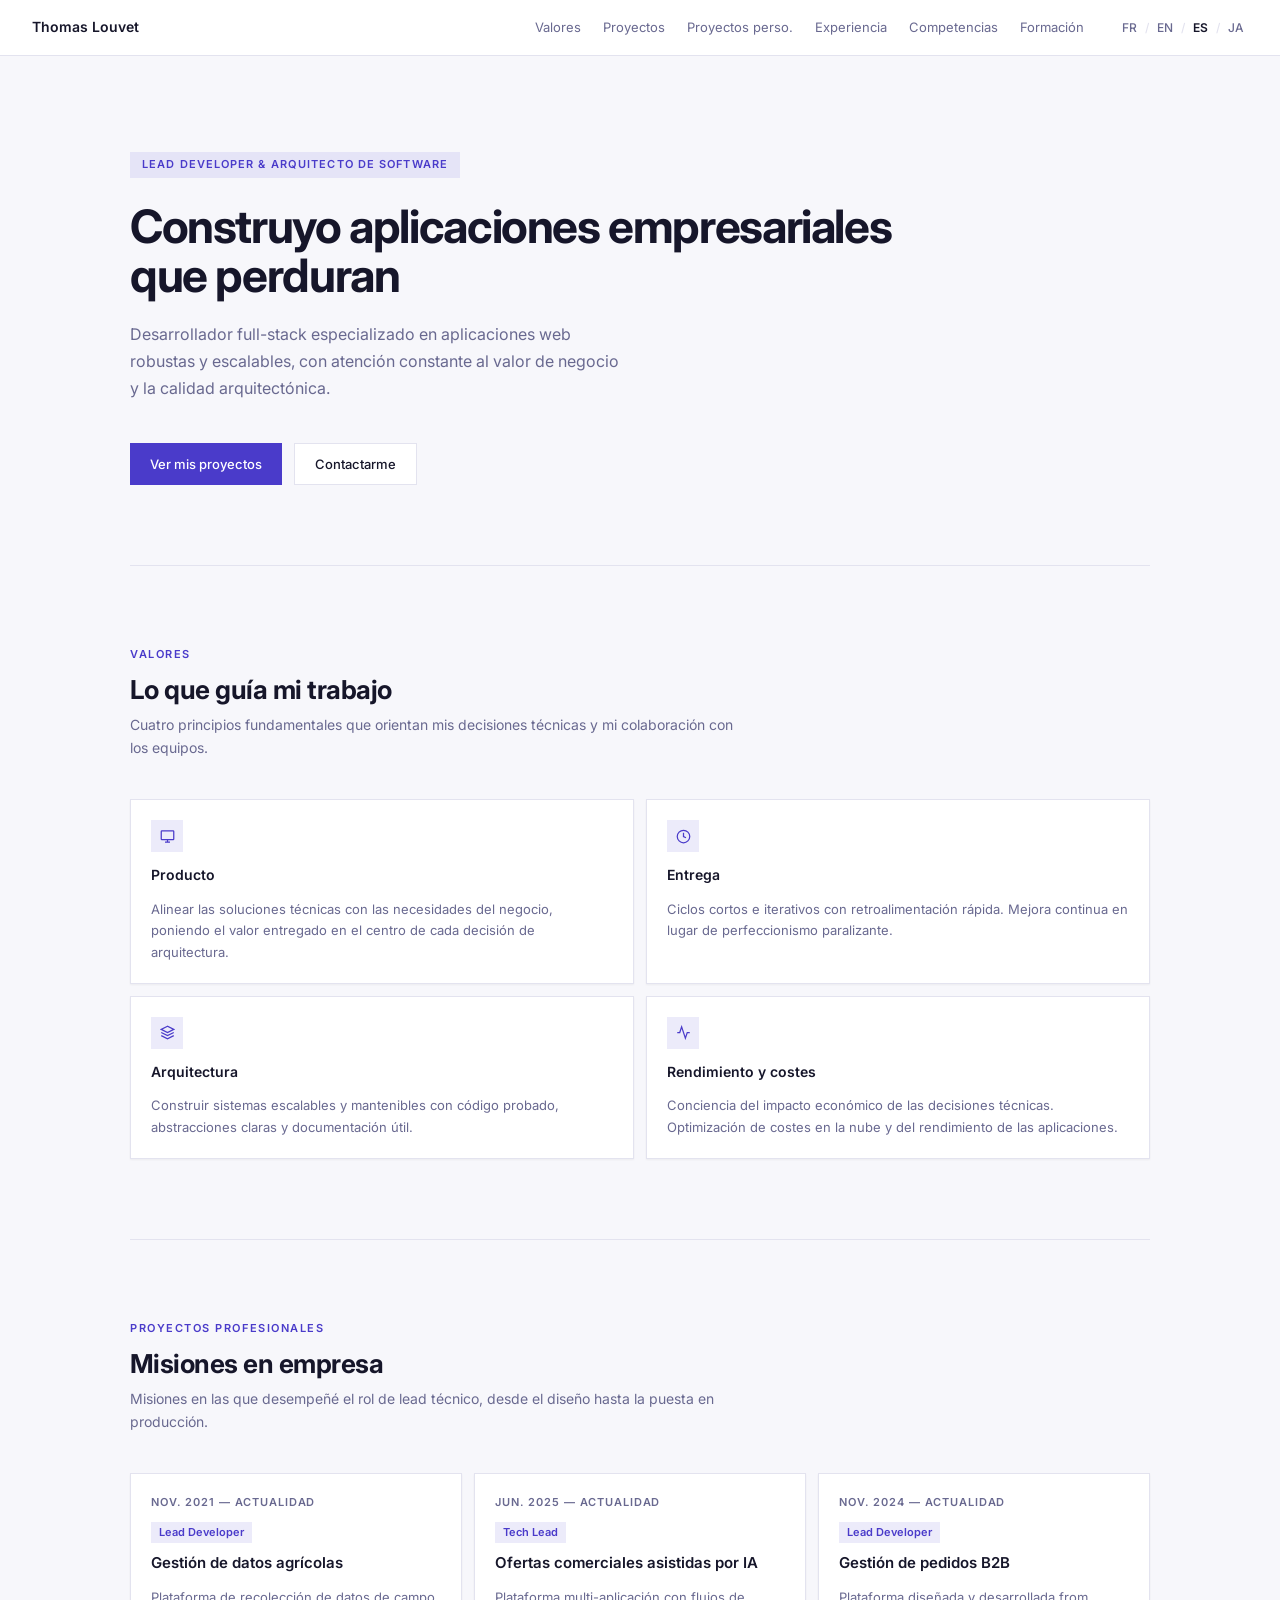
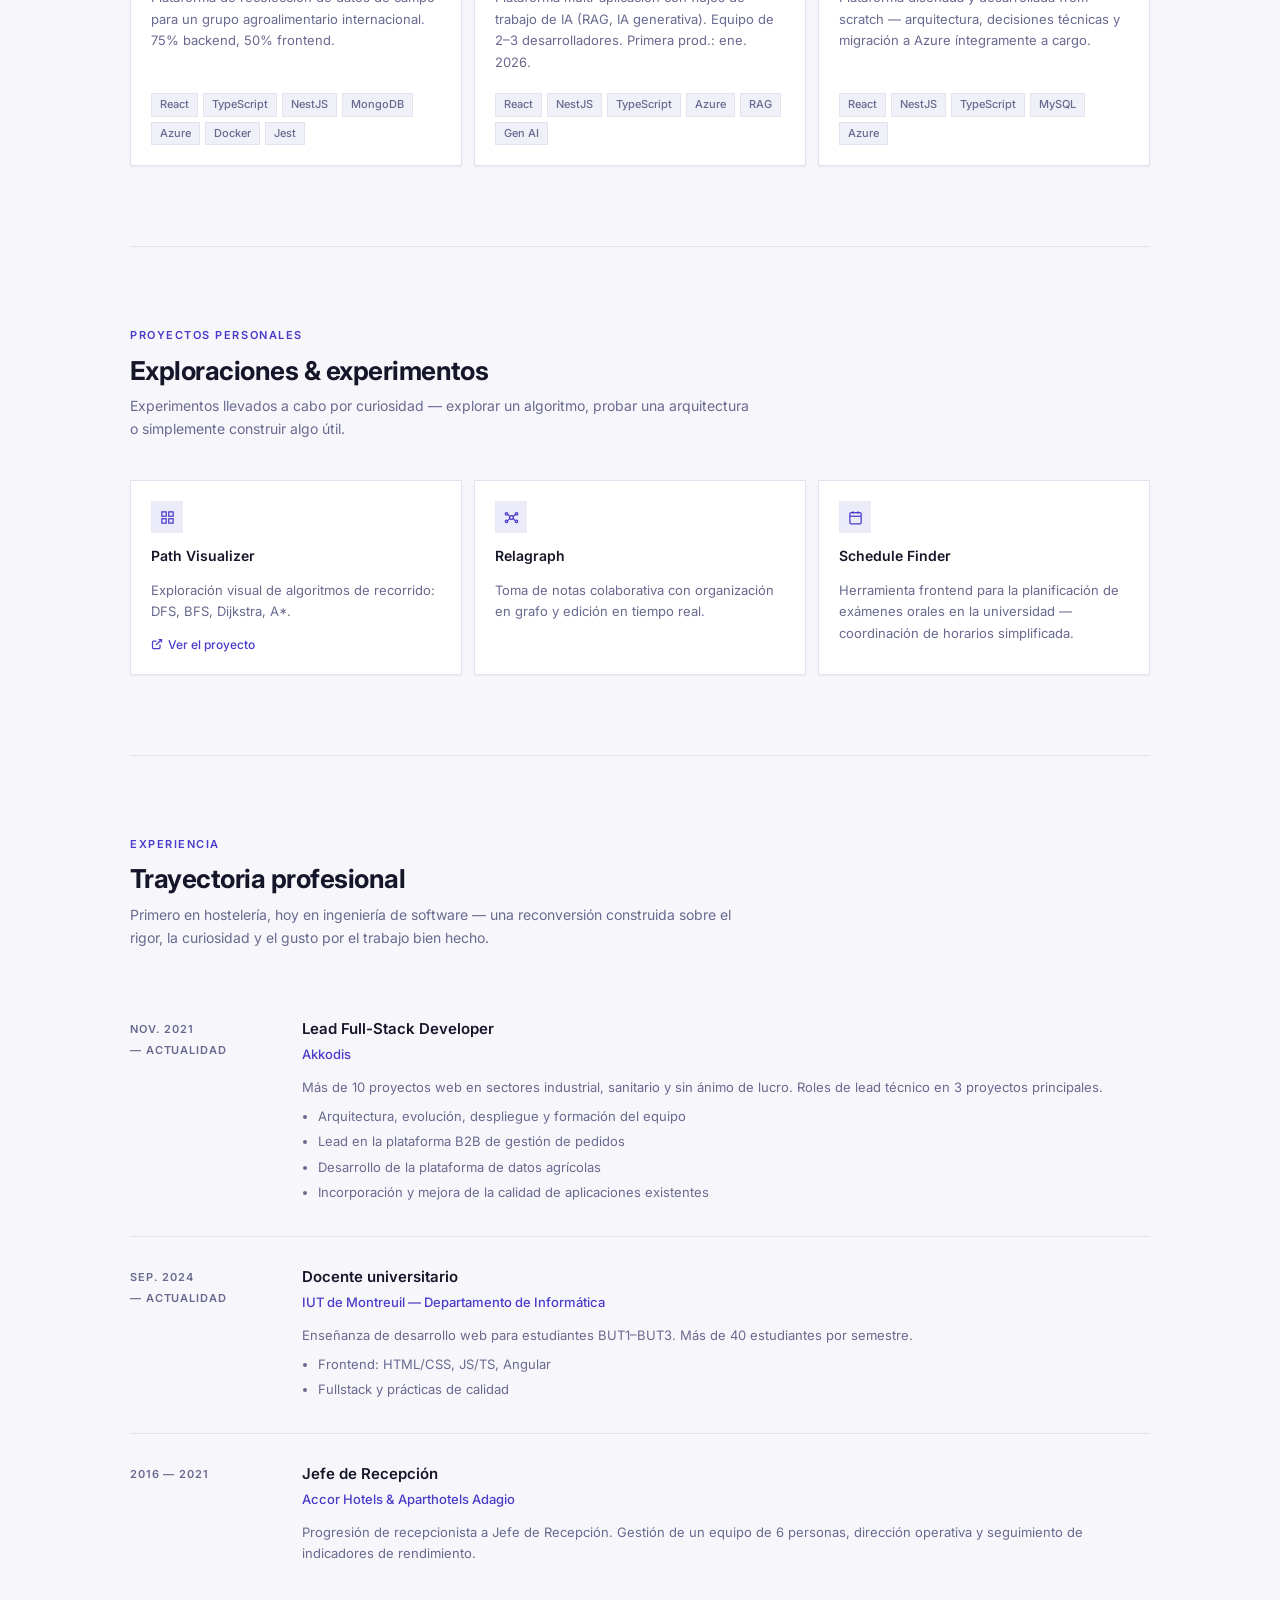
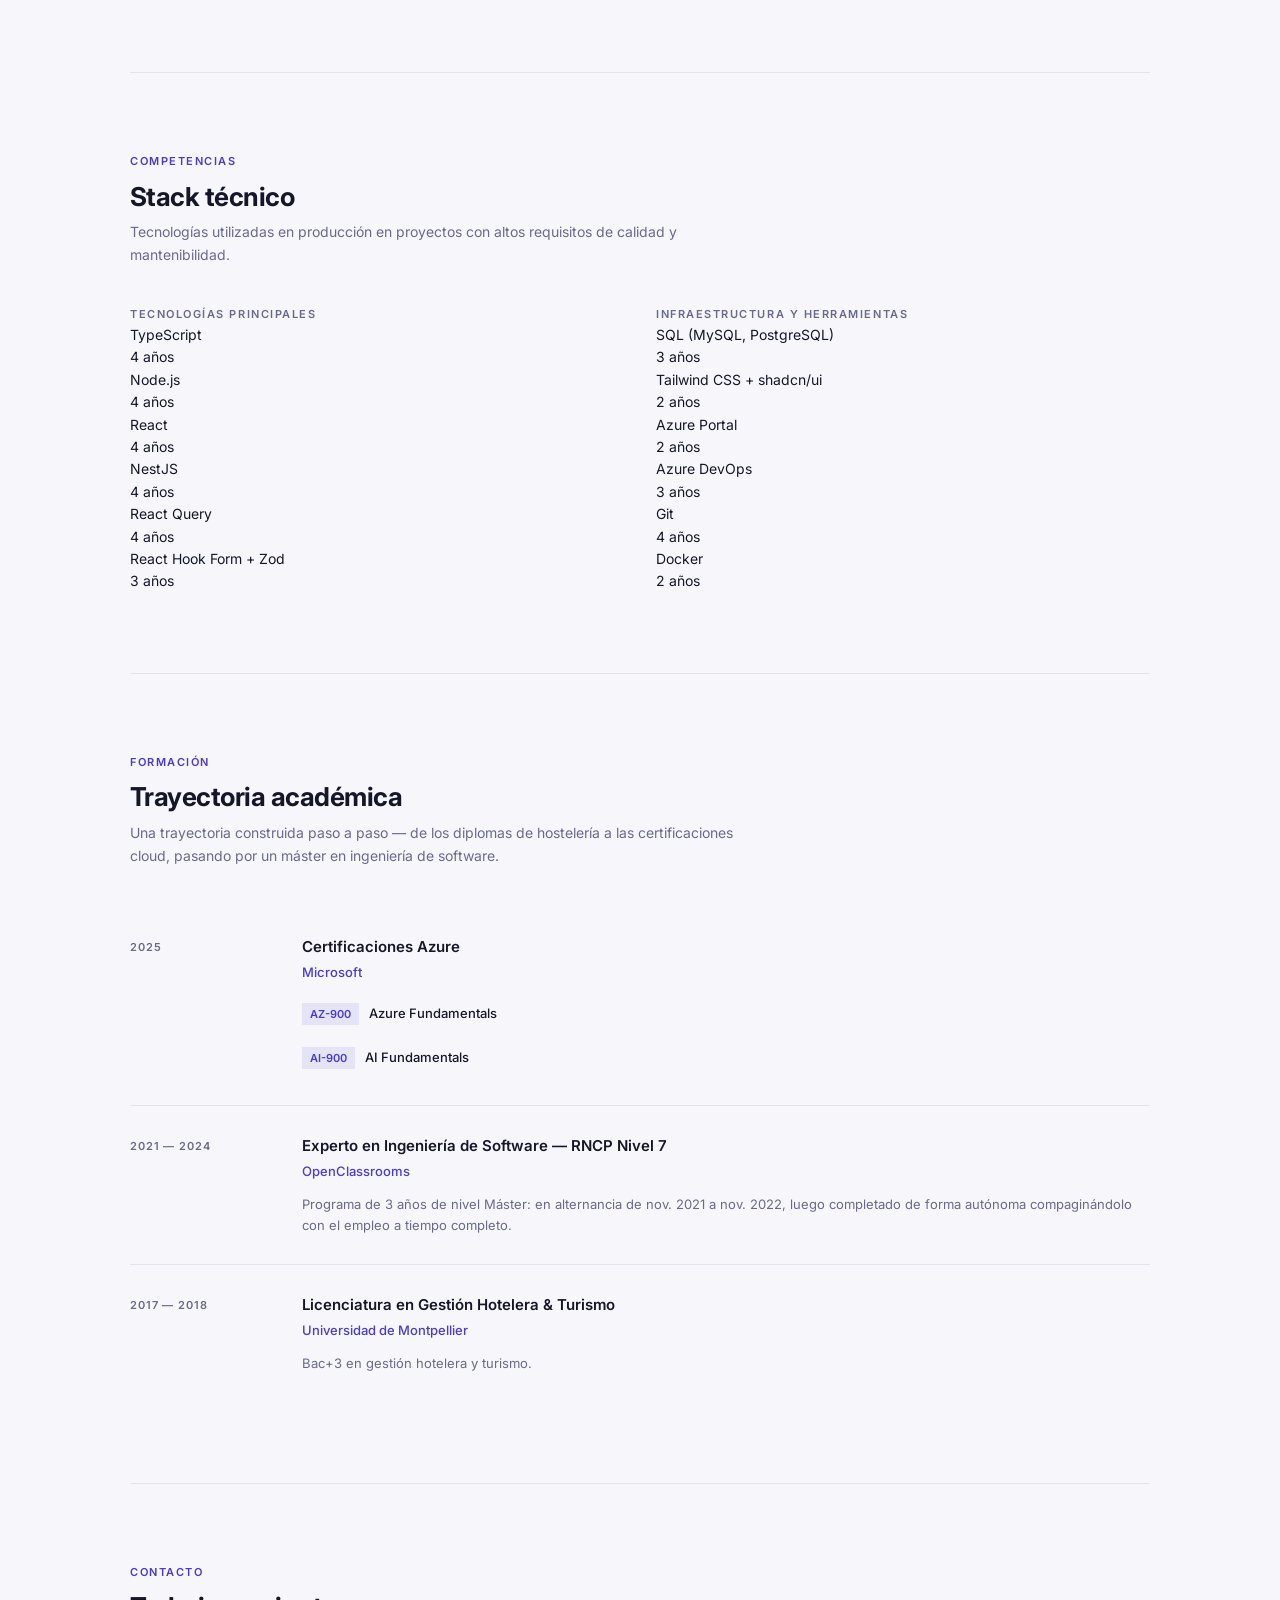
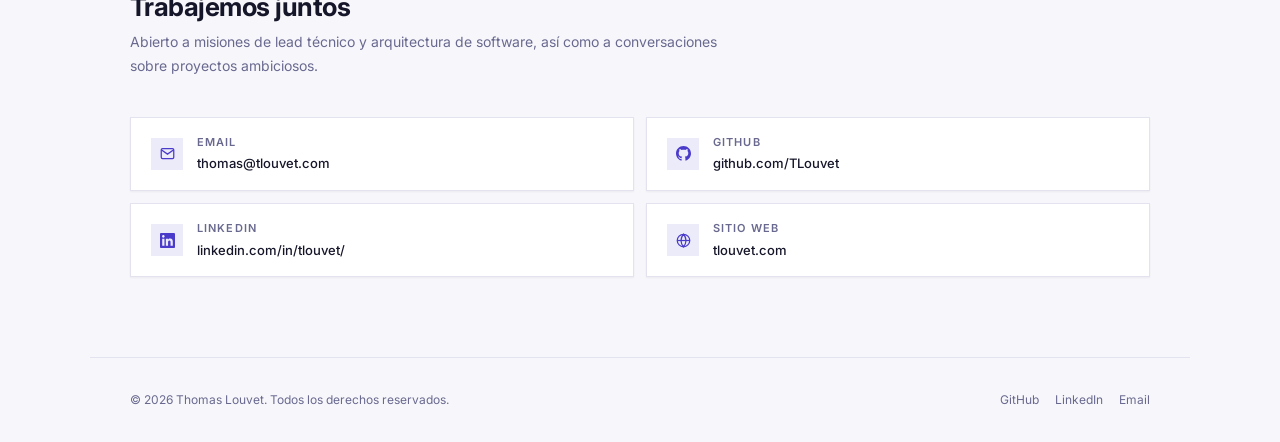
<file: es.html>
<!DOCTYPE html>
<html lang="es">
<head>
  <meta charset="UTF-8">
  <meta name="viewport" content="width=device-width, initial-scale=1.0">
  <title>Thomas Louvet — Lead Developer & Arquitecto de Software</title>
  <meta name="description" content="Thomas Louvet, Lead Developer & Arquitecto de Software. Desarrollo de aplicaciones empresariales robustas y escalables, con atención constante a la calidad arquitectónica y el valor de negocio.">
  <meta name="author" content="Thomas Louvet">
  <meta name="robots" content="index, follow">
  <link rel="canonical" href="https://tlouvet.com/es.html">
  <link rel="alternate" hreflang="fr" href="https://tlouvet.com/">
  <link rel="alternate" hreflang="en" href="https://tlouvet.com/en.html">
  <link rel="alternate" hreflang="es" href="https://tlouvet.com/es.html">
  <link rel="alternate" hreflang="ja" href="https://tlouvet.com/ja.html">
  <link rel="alternate" hreflang="x-default" href="https://tlouvet.com/">
  <meta property="og:type" content="website">
  <meta property="og:url" content="https://tlouvet.com/es.html">
  <meta property="og:title" content="Thomas Louvet — Lead Developer & Arquitecto de Software">
  <meta property="og:description" content="Desarrollo de aplicaciones empresariales robustas y escalables, con atención constante a la calidad arquitectónica y el valor de negocio.">
  <meta property="og:locale" content="es_ES">
  <meta property="og:locale:alternate" content="fr_FR">
  <meta property="og:locale:alternate" content="en_US">
  <meta property="og:locale:alternate" content="ja_JP">
  <meta name="twitter:card" content="summary">
  <meta name="twitter:title" content="Thomas Louvet — Lead Developer & Arquitecto de Software">
  <meta name="twitter:description" content="Desarrollo de aplicaciones empresariales robustas y escalables, con atención constante a la calidad arquitectónica y el valor de negocio.">
  <script type="application/ld+json">
  {
    "@context": "https://schema.org",
    "@type": "Person",
    "name": "Thomas Louvet",
    "jobTitle": "Lead Developer & Software Architect",
    "url": "https://tlouvet.com",
    "email": "thomas@tlouvet.com",
    "sameAs": [
      "https://github.com/TLouvet",
      "https://www.linkedin.com/in/tlouvet/"
    ]
  }
  </script>
  <link rel="preconnect" href="https://fonts.googleapis.com">
  <link rel="preconnect" href="https://fonts.gstatic.com" crossorigin>
  <link href="https://fonts.googleapis.com/css2?family=Inter:opsz,wght@14..32,300;14..32,400;14..32,500;14..32,600;14..32,700&display=swap" rel="stylesheet">
  <link rel="stylesheet" href="portfolio.css">
</head>
<body>

  <!-- ── HEADER ──────────────────────────────────────── -->
  <header>
    <a href="#hero" class="header-logo">Thomas Louvet</a>
    <nav>
      <a href="#values">Valores</a>
      <a href="#projects">Proyectos</a>
      <a href="#side-projects">Proyectos perso.</a>
      <a href="#experience">Experiencia</a>
      <a href="#skills">Competencias</a>
      <a href="#education">Formación</a>
    </nav>
    <div class="lang-switcher">
      <a href="index.html" class="lang-option">FR</a>
      <span class="lang-sep">/</span>
      <a href="en.html" class="lang-option">EN</a>
      <span class="lang-sep">/</span>
      <a href="es.html" class="lang-option active">ES</a>
      <span class="lang-sep">/</span>
      <a href="ja.html" class="lang-option">JA</a>
    </div>
  </header>

  <!-- ── MAIN ────────────────────────────────────────── -->
  <main>

    <!-- HERO -->
    <section id="hero">
      <div class="hero-badge">Lead Developer &amp; Arquitecto de Software</div>
      <h1 class="hero-title">Construyo aplicaciones empresariales<br>que perduran</h1>
      <p class="hero-subtitle">Desarrollador full-stack especializado en aplicaciones web robustas y escalables, con atención constante al valor de negocio y la calidad arquitectónica.</p>
      <div class="hero-cta">
        <a href="#projects" class="btn btn-primary">Ver mis proyectos</a>
        <a href="#contact" class="btn btn-outline">Contactarme</a>
      </div>
    </section>

    <!-- VALUES -->
    <section id="values">
      <div class="label">Valores</div>
      <h2 class="section-title">Lo que guía mi trabajo</h2>
      <p class="section-desc">Cuatro principios fundamentales que orientan mis decisiones técnicas y mi colaboración con los equipos.</p>
      <div class="grid-2">

        <div class="card value-card">
          <div class="icon-box">
            <svg width="15" height="15" viewBox="0 0 24 24" fill="none" stroke="currentColor" stroke-width="2"><rect x="2" y="3" width="20" height="14" rx="1"/><path d="M8 21h8M12 17v4"/></svg>
          </div>
          <div class="card-title">Producto</div>
          <div class="card-desc">Alinear las soluciones técnicas con las necesidades del negocio, poniendo el valor entregado en el centro de cada decisión de arquitectura.</div>
        </div>

        <div class="card value-card">
          <div class="icon-box">
            <svg width="15" height="15" viewBox="0 0 24 24" fill="none" stroke="currentColor" stroke-width="2"><circle cx="12" cy="12" r="10"/><polyline points="12 6 12 12 16 14"/></svg>
          </div>
          <div class="card-title">Entrega</div>
          <div class="card-desc">Ciclos cortos e iterativos con retroalimentación rápida. Mejora continua en lugar de perfeccionismo paralizante.</div>
        </div>

        <div class="card value-card">
          <div class="icon-box">
            <svg width="15" height="15" viewBox="0 0 24 24" fill="none" stroke="currentColor" stroke-width="2"><polygon points="12 2 2 7 12 12 22 7 12 2"/><polyline points="2 17 12 22 22 17"/><polyline points="2 12 12 17 22 12"/></svg>
          </div>
          <div class="card-title">Arquitectura</div>
          <div class="card-desc">Construir sistemas escalables y mantenibles con código probado, abstracciones claras y documentación útil.</div>
        </div>

        <div class="card value-card">
          <div class="icon-box">
            <svg width="15" height="15" viewBox="0 0 24 24" fill="none" stroke="currentColor" stroke-width="2"><polyline points="22 12 18 12 15 21 9 3 6 12 2 12"/></svg>
          </div>
          <div class="card-title">Rendimiento y costes</div>
          <div class="card-desc">Conciencia del impacto económico de las decisiones técnicas. Optimización de costes en la nube y del rendimiento de las aplicaciones.</div>
        </div>

      </div>
    </section>

    <!-- PROFESSIONAL PROJECTS -->
    <section id="projects">
      <div class="label">Proyectos profesionales</div>
      <h2 class="section-title">Misiones en empresa</h2>
      <p class="section-desc">Misiones en las que desempeñé el rol de lead técnico, desde el diseño hasta la puesta en producción.</p>
      <div class="grid-3">

        <div class="card project-card">
          <div>
            <div class="project-period">Nov. 2021 — Actualidad</div>
            <div style="margin: 8px 0;"><span class="role-badge">Lead Developer</span></div>
            <div class="project-title">Gestión de datos agrícolas</div>
          </div>
          <div class="card-desc">Plataforma de recolección de datos de campo para un grupo agroalimentario internacional. 75% backend, 50% frontend.</div>
          <div class="tags">
            <span class="tag">React</span>
            <span class="tag">TypeScript</span>
            <span class="tag">NestJS</span>
            <span class="tag">MongoDB</span>
            <span class="tag">Azure</span>
            <span class="tag">Docker</span>
            <span class="tag">Jest</span>
          </div>
        </div>

        <div class="card project-card">
          <div>
            <div class="project-period">Jun. 2025 — Actualidad</div>
            <div style="margin: 8px 0;"><span class="role-badge">Tech Lead</span></div>
            <div class="project-title">Ofertas comerciales asistidas por IA</div>
          </div>
          <div class="card-desc">Plataforma multi-aplicación con flujos de trabajo de IA (RAG, IA generativa). Equipo de 2–3 desarrolladores. Primera prod.: ene. 2026.</div>
          <div class="tags">
            <span class="tag">React</span>
            <span class="tag">NestJS</span>
            <span class="tag">TypeScript</span>
            <span class="tag">Azure</span>
            <span class="tag">RAG</span>
            <span class="tag">Gen AI</span>
          </div>
        </div>

        <div class="card project-card">
          <div>
            <div class="project-period">Nov. 2024 — Actualidad</div>
            <div style="margin: 8px 0;"><span class="role-badge">Lead Developer</span></div>
            <div class="project-title">Gestión de pedidos B2B</div>
          </div>
          <div class="card-desc">Plataforma diseñada y desarrollada from scratch — arquitectura, decisiones técnicas y migración a Azure íntegramente a cargo.</div>
          <div class="tags">
            <span class="tag">React</span>
            <span class="tag">NestJS</span>
            <span class="tag">TypeScript</span>
            <span class="tag">MySQL</span>
            <span class="tag">Azure</span>
          </div>
        </div>

      </div>
    </section>

    <!-- SIDE PROJECTS -->
    <section id="side-projects">
      <div class="label">Proyectos personales</div>
      <h2 class="section-title">Exploraciones &amp; experimentos</h2>
      <p class="section-desc">Experimentos llevados a cabo por curiosidad — explorar un algoritmo, probar una arquitectura o simplemente construir algo útil.</p>
      <div class="grid-3">

        <div class="card value-card">
          <div class="icon-box">
            <svg width="15" height="15" viewBox="0 0 24 24" fill="none" stroke="currentColor" stroke-width="2"><rect x="3" y="3" width="7" height="7"/><rect x="14" y="3" width="7" height="7"/><rect x="14" y="14" width="7" height="7"/><rect x="3" y="14" width="7" height="7"/></svg>
          </div>
          <div class="card-title">Path Visualizer</div>
          <div class="card-desc">Exploración visual de algoritmos de recorrido: DFS, BFS, Dijkstra, A*.</div>
          <a href="https://path-viz.tlouvet.com/" target="_blank" rel="noopener" class="card-link">
            <svg width="12" height="12" viewBox="0 0 24 24" fill="none" stroke="currentColor" stroke-width="2.5"><path d="M18 13v6a2 2 0 0 1-2 2H5a2 2 0 0 1-2-2V8a2 2 0 0 1 2-2h6"/><polyline points="15 3 21 3 21 9"/><line x1="10" y1="14" x2="21" y2="3"/></svg>
            Ver el proyecto
          </a>
        </div>

        <div class="card value-card">
          <div class="icon-box">
            <svg width="15" height="15" viewBox="0 0 24 24" fill="none" stroke="currentColor" stroke-width="2"><circle cx="12" cy="12" r="3"/><circle cx="4" cy="6" r="2"/><circle cx="20" cy="6" r="2"/><circle cx="4" cy="18" r="2"/><circle cx="20" cy="18" r="2"/><line x1="6" y1="7" x2="10" y2="11"/><line x1="18" y1="7" x2="14" y2="11"/><line x1="6" y1="17" x2="10" y2="13"/><line x1="18" y1="17" x2="14" y2="13"/></svg>
          </div>
          <div class="card-title">Relagraph</div>
          <div class="card-desc">Toma de notas colaborativa con organización en grafo y edición en tiempo real.</div>
        </div>

        <div class="card value-card">
          <div class="icon-box">
            <svg width="15" height="15" viewBox="0 0 24 24" fill="none" stroke="currentColor" stroke-width="2"><rect x="3" y="4" width="18" height="18" rx="2"/><line x1="16" y1="2" x2="16" y2="6"/><line x1="8" y1="2" x2="8" y2="6"/><line x1="3" y1="10" x2="21" y2="10"/></svg>
          </div>
          <div class="card-title">Schedule Finder</div>
          <div class="card-desc">Herramienta frontend para la planificación de exámenes orales en la universidad — coordinación de horarios simplificada.</div>
        </div>

      </div>
    </section>

    <!-- EXPERIENCE -->
    <section id="experience">
      <div class="label">Experiencia</div>
      <h2 class="section-title">Trayectoria profesional</h2>
      <p class="section-desc">Primero en hostelería, hoy en ingeniería de software — una reconversión construida sobre el rigor, la curiosidad y el gusto por el trabajo bien hecho.</p>

      <div class="timeline-item">
        <div class="timeline-date">Nov. 2021<br>— Actualidad</div>
        <div>
          <div class="tl-title">Lead Full-Stack Developer</div>
          <div class="tl-company">Akkodis</div>
          <div class="tl-desc">
            Más de 10 proyectos web en sectores industrial, sanitario y sin ánimo de lucro. Roles de lead técnico en 3 proyectos principales.
            <ul>
              <li>Arquitectura, evolución, despliegue y formación del equipo</li>
              <li>Lead en la plataforma B2B de gestión de pedidos</li>
              <li>Desarrollo de la plataforma de datos agrícolas</li>
              <li>Incorporación y mejora de la calidad de aplicaciones existentes</li>
            </ul>
          </div>
        </div>
      </div>

      <div class="timeline-item">
        <div class="timeline-date">Sep. 2024<br>— Actualidad</div>
        <div>
          <div class="tl-title">Docente universitario</div>
          <div class="tl-company">IUT de Montreuil — Departamento de Informática</div>
          <div class="tl-desc">
            Enseñanza de desarrollo web para estudiantes BUT1–BUT3. Más de 40 estudiantes por semestre.
            <ul>
              <li>Frontend: HTML/CSS, JS/TS, Angular</li>
              <li>Fullstack y prácticas de calidad</li>
            </ul>
          </div>
        </div>
      </div>

      <div class="timeline-item">
        <div class="timeline-date">2016 — 2021</div>
        <div>
          <div class="tl-title">Jefe de Recepción</div>
          <div class="tl-company">Accor Hotels &amp; Aparthotels Adagio</div>
          <div class="tl-desc">
            Progresión de recepcionista a Jefe de Recepción. Gestión de un equipo de 6 personas, dirección operativa y seguimiento de indicadores de rendimiento.
          </div>
        </div>
      </div>

    </section>

    <!-- SKILLS -->
    <section id="skills">
      <div class="label">Competencias</div>
      <h2 class="section-title">Stack técnico</h2>
      <p class="section-desc">Tecnologías utilizadas en producción en proyectos con altos requisitos de calidad y mantenibilidad.</p>
      <div class="skills-grid">

        <div>
          <div class="skill-group-label">Tecnologías principales</div>
          <div class="skill-row">
            <span class="skill-name">TypeScript</span>
            <div class="skill-meta"><div class="bar-track"><div class="bar-fill" style="width:100%"></div></div><span class="skill-years">4 años</span></div>
          </div>
          <div class="skill-row">
            <span class="skill-name">Node.js</span>
            <div class="skill-meta"><div class="bar-track"><div class="bar-fill" style="width:100%"></div></div><span class="skill-years">4 años</span></div>
          </div>
          <div class="skill-row">
            <span class="skill-name">React</span>
            <div class="skill-meta"><div class="bar-track"><div class="bar-fill" style="width:100%"></div></div><span class="skill-years">4 años</span></div>
          </div>
          <div class="skill-row">
            <span class="skill-name">NestJS</span>
            <div class="skill-meta"><div class="bar-track"><div class="bar-fill" style="width:100%"></div></div><span class="skill-years">4 años</span></div>
          </div>
          <div class="skill-row">
            <span class="skill-name">React Query</span>
            <div class="skill-meta"><div class="bar-track"><div class="bar-fill" style="width:100%"></div></div><span class="skill-years">4 años</span></div>
          </div>
          <div class="skill-row">
            <span class="skill-name">React Hook Form + Zod</span>
            <div class="skill-meta"><div class="bar-track"><div class="bar-fill" style="width:75%"></div></div><span class="skill-years">3 años</span></div>
          </div>
        </div>

        <div>
          <div class="skill-group-label">Infraestructura y herramientas</div>
          <div class="skill-row">
            <span class="skill-name">SQL (MySQL, PostgreSQL)</span>
            <div class="skill-meta"><div class="bar-track"><div class="bar-fill" style="width:75%"></div></div><span class="skill-years">3 años</span></div>
          </div>
          <div class="skill-row">
            <span class="skill-name">Tailwind CSS + shadcn/ui</span>
            <div class="skill-meta"><div class="bar-track"><div class="bar-fill" style="width:50%"></div></div><span class="skill-years">2 años</span></div>
          </div>
          <div class="skill-row">
            <span class="skill-name">Azure Portal</span>
            <div class="skill-meta"><div class="bar-track"><div class="bar-fill" style="width:50%"></div></div><span class="skill-years">2 años</span></div>
          </div>
          <div class="skill-row">
            <span class="skill-name">Azure DevOps</span>
            <div class="skill-meta"><div class="bar-track"><div class="bar-fill" style="width:75%"></div></div><span class="skill-years">3 años</span></div>
          </div>
          <div class="skill-row">
            <span class="skill-name">Git</span>
            <div class="skill-meta"><div class="bar-track"><div class="bar-fill" style="width:100%"></div></div><span class="skill-years">4 años</span></div>
          </div>
          <div class="skill-row">
            <span class="skill-name">Docker</span>
            <div class="skill-meta"><div class="bar-track"><div class="bar-fill" style="width:50%"></div></div><span class="skill-years">2 años</span></div>
          </div>
        </div>

      </div>
    </section>

    <!-- EDUCATION -->
    <section id="education">
      <div class="label">Formación</div>
      <h2 class="section-title">Trayectoria académica</h2>
      <p class="section-desc">Una trayectoria construida paso a paso — de los diplomas de hostelería a las certificaciones cloud, pasando por un máster en ingeniería de software.</p>

      <div class="timeline-item">
        <div class="timeline-date">2025</div>
        <div>
          <div class="tl-title">Certificaciones Azure</div>
          <div class="tl-company">Microsoft</div>
          <div class="tl-desc">
            <div style="display:flex;flex-direction:column;gap:6px;margin-top:4px;">
              <div class="cert-item"><span class="cert-badge">AZ-900</span><span class="cert-name">Azure Fundamentals</span></div>
              <div class="cert-item"><span class="cert-badge">AI-900</span><span class="cert-name">AI Fundamentals</span></div>
            </div>
          </div>
        </div>
      </div>

      <div class="timeline-item">
        <div class="timeline-date">2021 — 2024</div>
        <div>
          <div class="tl-title">Experto en Ingeniería de Software — RNCP Nivel 7</div>
          <div class="tl-company">OpenClassrooms</div>
          <div class="tl-desc">Programa de 3 años de nivel Máster: en alternancia de nov. 2021 a nov. 2022, luego completado de forma autónoma compaginándolo con el empleo a tiempo completo.</div>
        </div>
      </div>

      <div class="timeline-item">
        <div class="timeline-date">2017 — 2018</div>
        <div>
          <div class="tl-title">Licenciatura en Gestión Hotelera &amp; Turismo</div>
          <div class="tl-company">Universidad de Montpellier</div>
          <div class="tl-desc">Bac+3 en gestión hotelera y turismo.</div>
        </div>
      </div>

    </section>

    <!-- CONTACT -->
    <section id="contact">
      <div class="label">Contacto</div>
      <h2 class="section-title">Trabajemos juntos</h2>
      <p class="section-desc">Abierto a misiones de lead técnico y arquitectura de software, así como a conversaciones sobre proyectos ambiciosos.</p>
      <div class="contact-grid">

        <a href="mailto:thomas@tlouvet.com" class="contact-link">
          <div class="icon-box">
            <svg width="15" height="15" viewBox="0 0 24 24" fill="none" stroke="currentColor" stroke-width="2"><path d="M4 4h16c1.1 0 2 .9 2 2v12c0 1.1-.9 2-2 2H4c-1.1 0-2-.9-2-2V6c0-1.1.9-2 2-2z"/><polyline points="22,6 12,13 2,6"/></svg>
          </div>
          <div>
            <div class="contact-label">Email</div>
            <div class="contact-value">thomas@tlouvet.com</div>
          </div>
        </a>

        <a href="https://github.com/TLouvet" target="_blank" rel="noopener" class="contact-link">
          <div class="icon-box">
            <svg width="15" height="15" viewBox="0 0 24 24" fill="currentColor"><path d="M12 0c-6.626 0-12 5.373-12 12 0 5.302 3.438 9.8 8.207 11.387.599.111.793-.261.793-.577v-2.234c-3.338.726-4.033-1.416-4.033-1.416-.546-1.387-1.333-1.756-1.333-1.756-1.089-.745.083-.729.083-.729 1.205.084 1.839 1.237 1.839 1.237 1.07 1.834 2.807 1.304 3.492.997.107-.775.418-1.305.762-1.604-2.665-.305-5.467-1.334-5.467-5.931 0-1.311.469-2.381 1.236-3.221-.124-.303-.535-1.524.117-3.176 0 0 1.008-.322 3.301 1.23.957-.266 1.983-.399 3.003-.404 1.02.005 2.047.138 3.006.404 2.291-1.552 3.297-1.23 3.297-1.23.653 1.653.242 2.874.118 3.176.77.84 1.235 1.911 1.235 3.221 0 4.609-2.807 5.624-5.479 5.921.43.372.823 1.102.823 2.222v3.293c0 .319.192.694.801.576 4.765-1.589 8.199-6.086 8.199-11.386 0-6.627-5.373-12-12-12z"/></svg>
          </div>
          <div>
            <div class="contact-label">GitHub</div>
            <div class="contact-value">github.com/TLouvet</div>
          </div>
        </a>

        <a href="https://linkedin.com/in/tlouvet/" target="_blank" rel="noopener" class="contact-link">
          <div class="icon-box">
            <svg width="15" height="15" viewBox="0 0 24 24" fill="currentColor"><path d="M20.447 20.452h-3.554v-5.569c0-1.328-.027-3.037-1.852-3.037-1.853 0-2.136 1.445-2.136 2.939v5.667H9.351V9h3.414v1.561h.046c.477-.9 1.637-1.85 3.37-1.85 3.601 0 4.267 2.37 4.267 5.455v6.286zM5.337 7.433c-1.144 0-2.063-.926-2.063-2.065 0-1.138.92-2.063 2.063-2.063 1.14 0 2.064.925 2.064 2.063 0 1.139-.925 2.065-2.064 2.065zm1.782 13.019H3.555V9h3.564v11.452zM22.225 0H1.771C.792 0 0 .774 0 1.729v20.542C0 23.227.792 24 1.771 24h20.451C23.2 24 24 23.227 24 22.271V1.729C24 .774 23.2 0 22.222 0h.003z"/></svg>
          </div>
          <div>
            <div class="contact-label">LinkedIn</div>
            <div class="contact-value">linkedin.com/in/tlouvet/</div>
          </div>
        </a>

        <a href="https://www.tlouvet.com" target="_blank" rel="noopener" class="contact-link">
          <div class="icon-box">
            <svg width="15" height="15" viewBox="0 0 24 24" fill="none" stroke="currentColor" stroke-width="2"><circle cx="12" cy="12" r="10"/><line x1="2" y1="12" x2="22" y2="12"/><path d="M12 2a15.3 15.3 0 0 1 4 10 15.3 15.3 0 0 1-4 10 15.3 15.3 0 0 1-4-10 15.3 15.3 0 0 1 4-10z"/></svg>
          </div>
          <div>
            <div class="contact-label">Sitio web</div>
            <div class="contact-value">tlouvet.com</div>
          </div>
        </a>

      </div>
    </section>

  </main>

  <!-- ── FOOTER ────────────────────────────────────────── -->
  <footer>
    <span class="footer-copy">© 2026 Thomas Louvet. Todos los derechos reservados.</span>
    <div class="footer-links">
      <a href="https://github.com/TLouvet" target="_blank" rel="noopener">GitHub</a>
      <a href="https://linkedin.com/in/tlouvet/" target="_blank" rel="noopener">LinkedIn</a>
      <a href="mailto:thomas@tlouvet.com">Email</a>
    </div>
  </footer>

  <script>
    const navLinks = document.querySelectorAll('nav a');
    const sections = document.querySelectorAll('section[id]');
    const observer = new IntersectionObserver(entries => {
      entries.forEach(entry => {
        if (!entry.isIntersecting) return;
        navLinks.forEach(link => {
          link.classList.toggle('active', link.getAttribute('href') === '#' + entry.target.id);
        });
      });
    }, { rootMargin: '-40% 0px -55% 0px' });
    sections.forEach(s => observer.observe(s));
  </script>
</body>
</html>
</file>
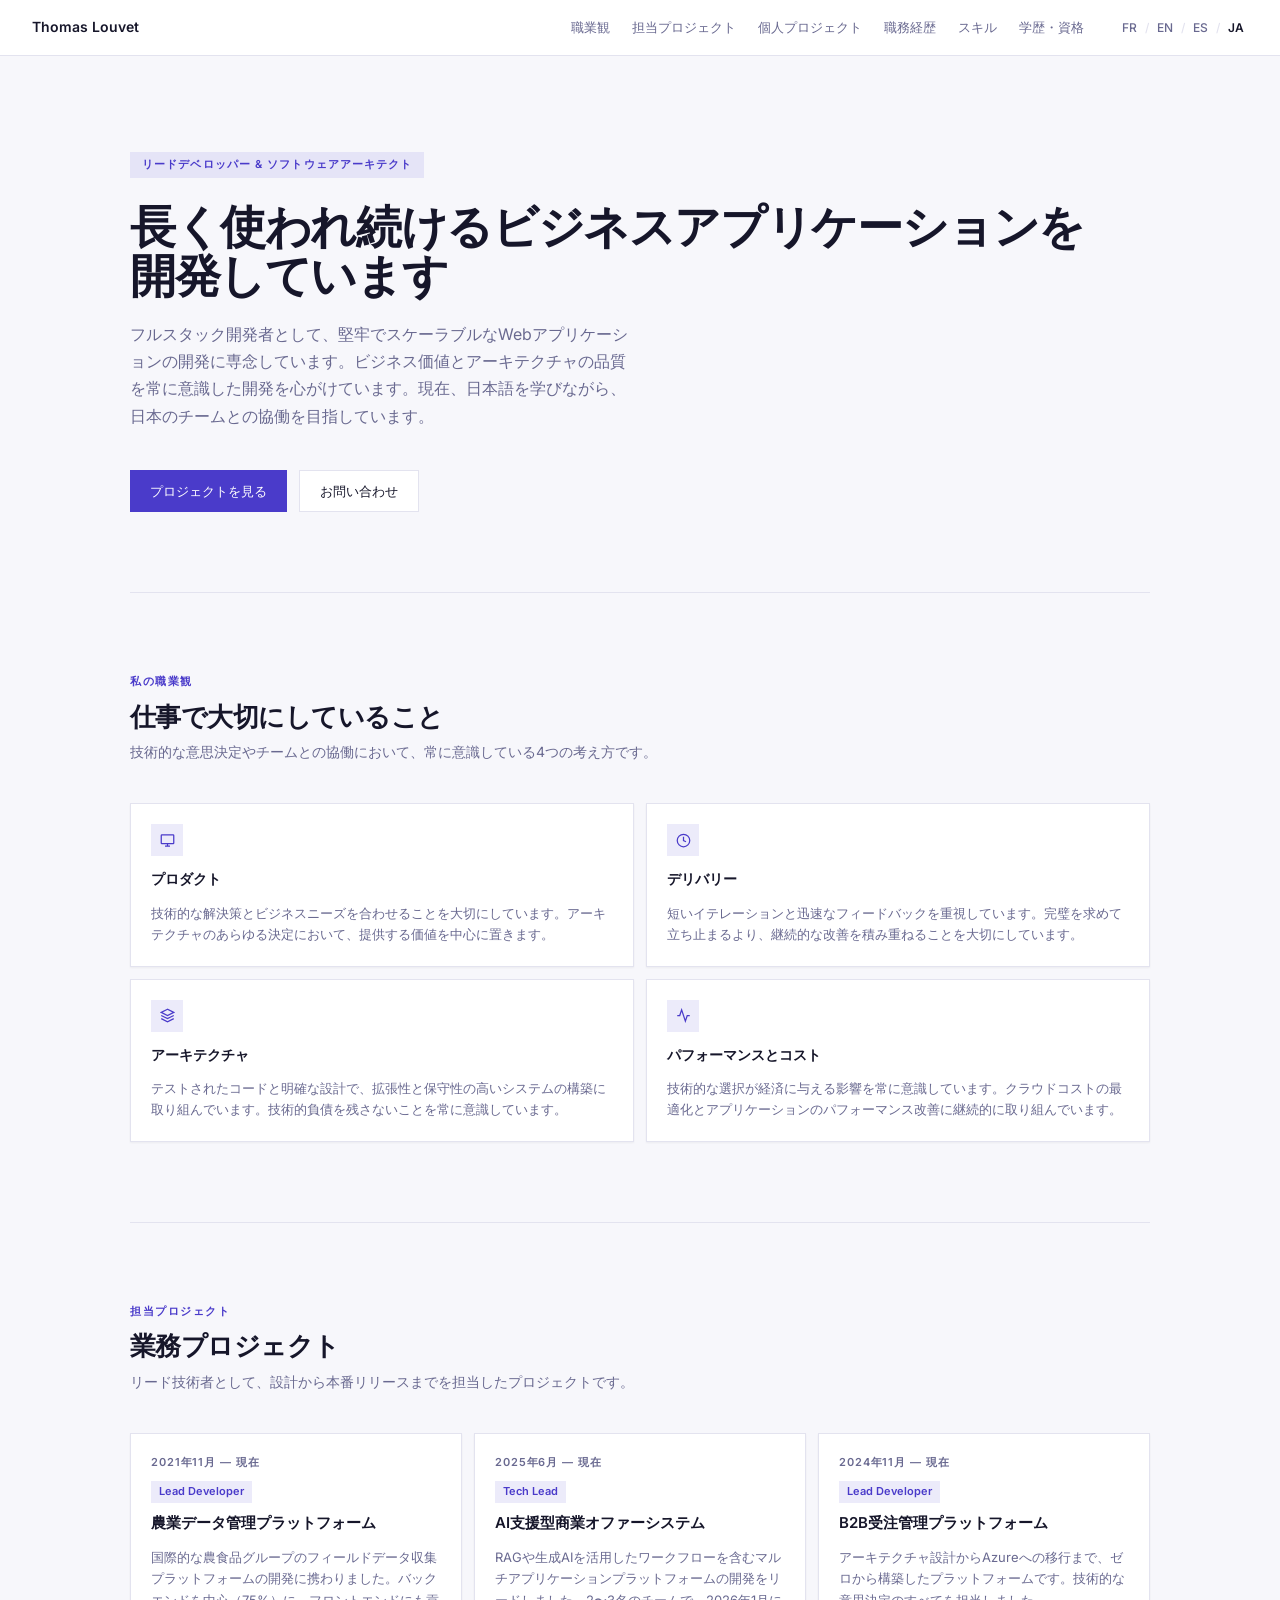
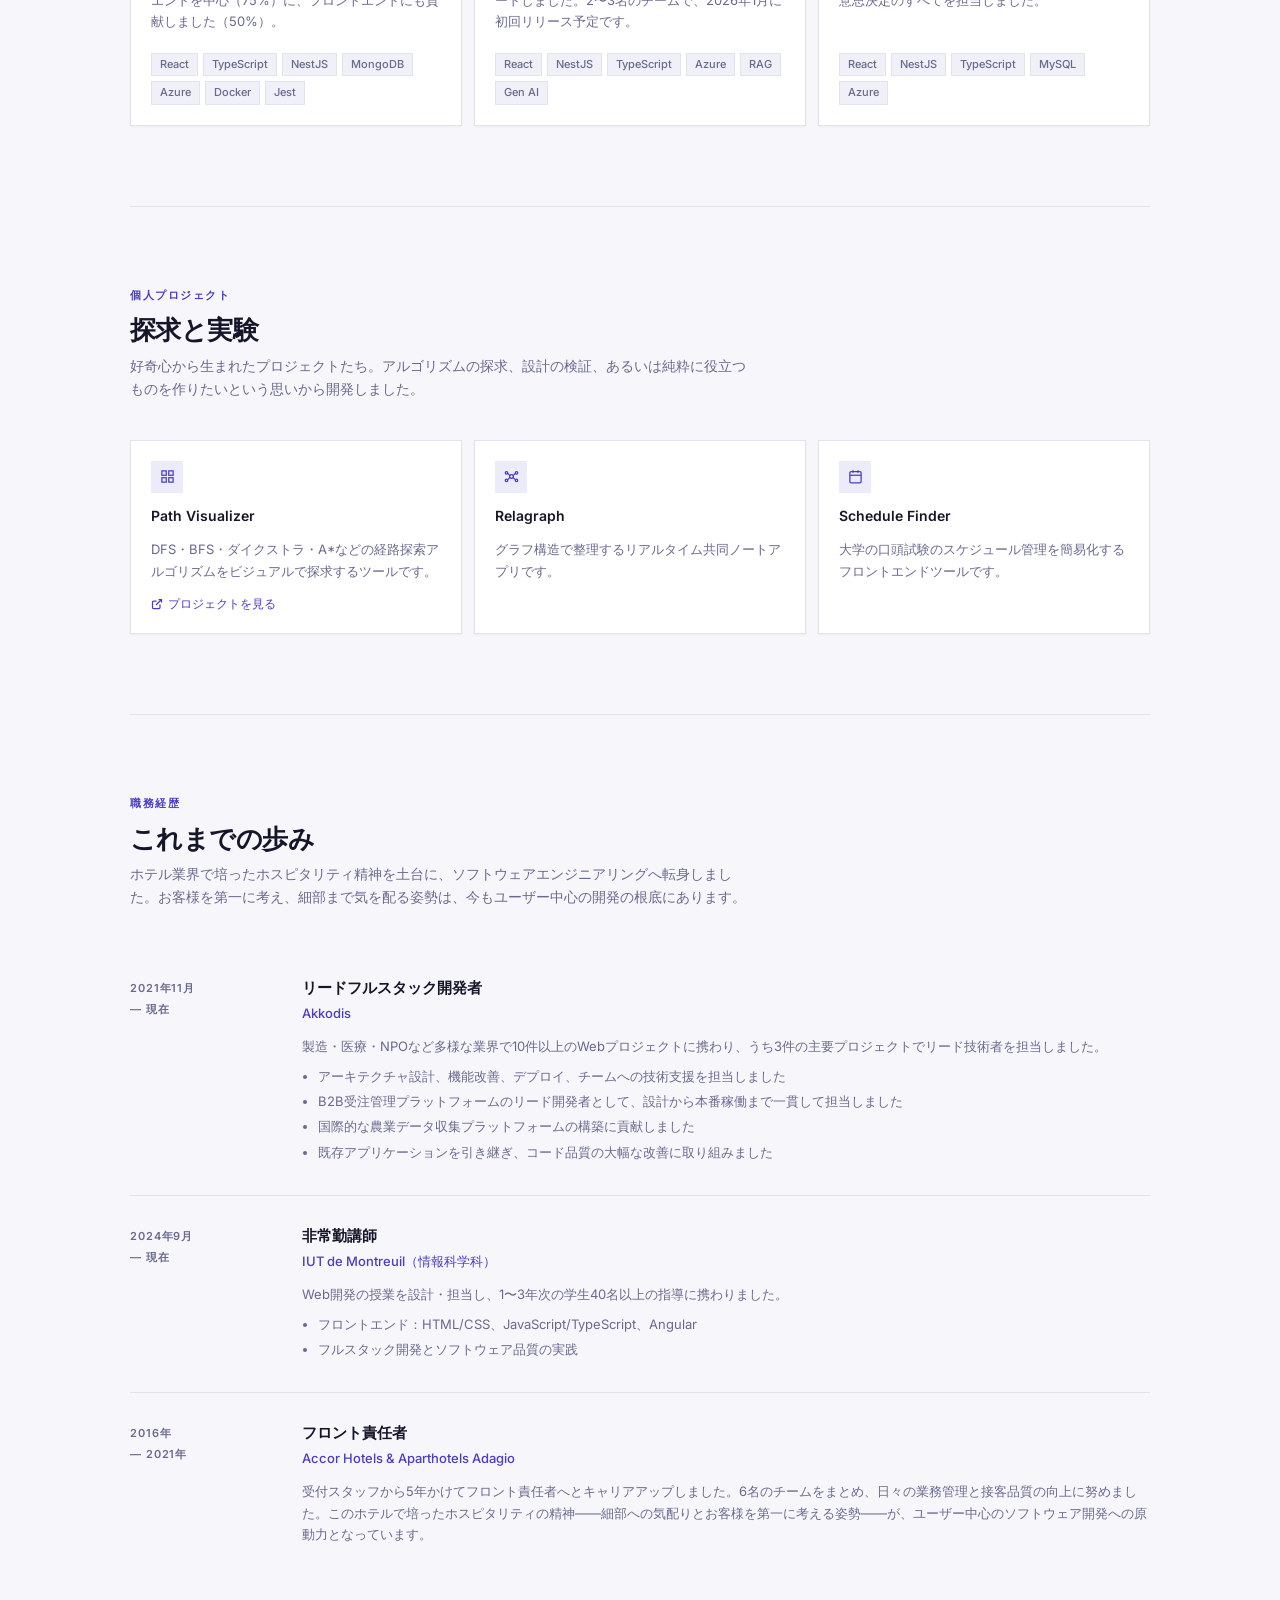
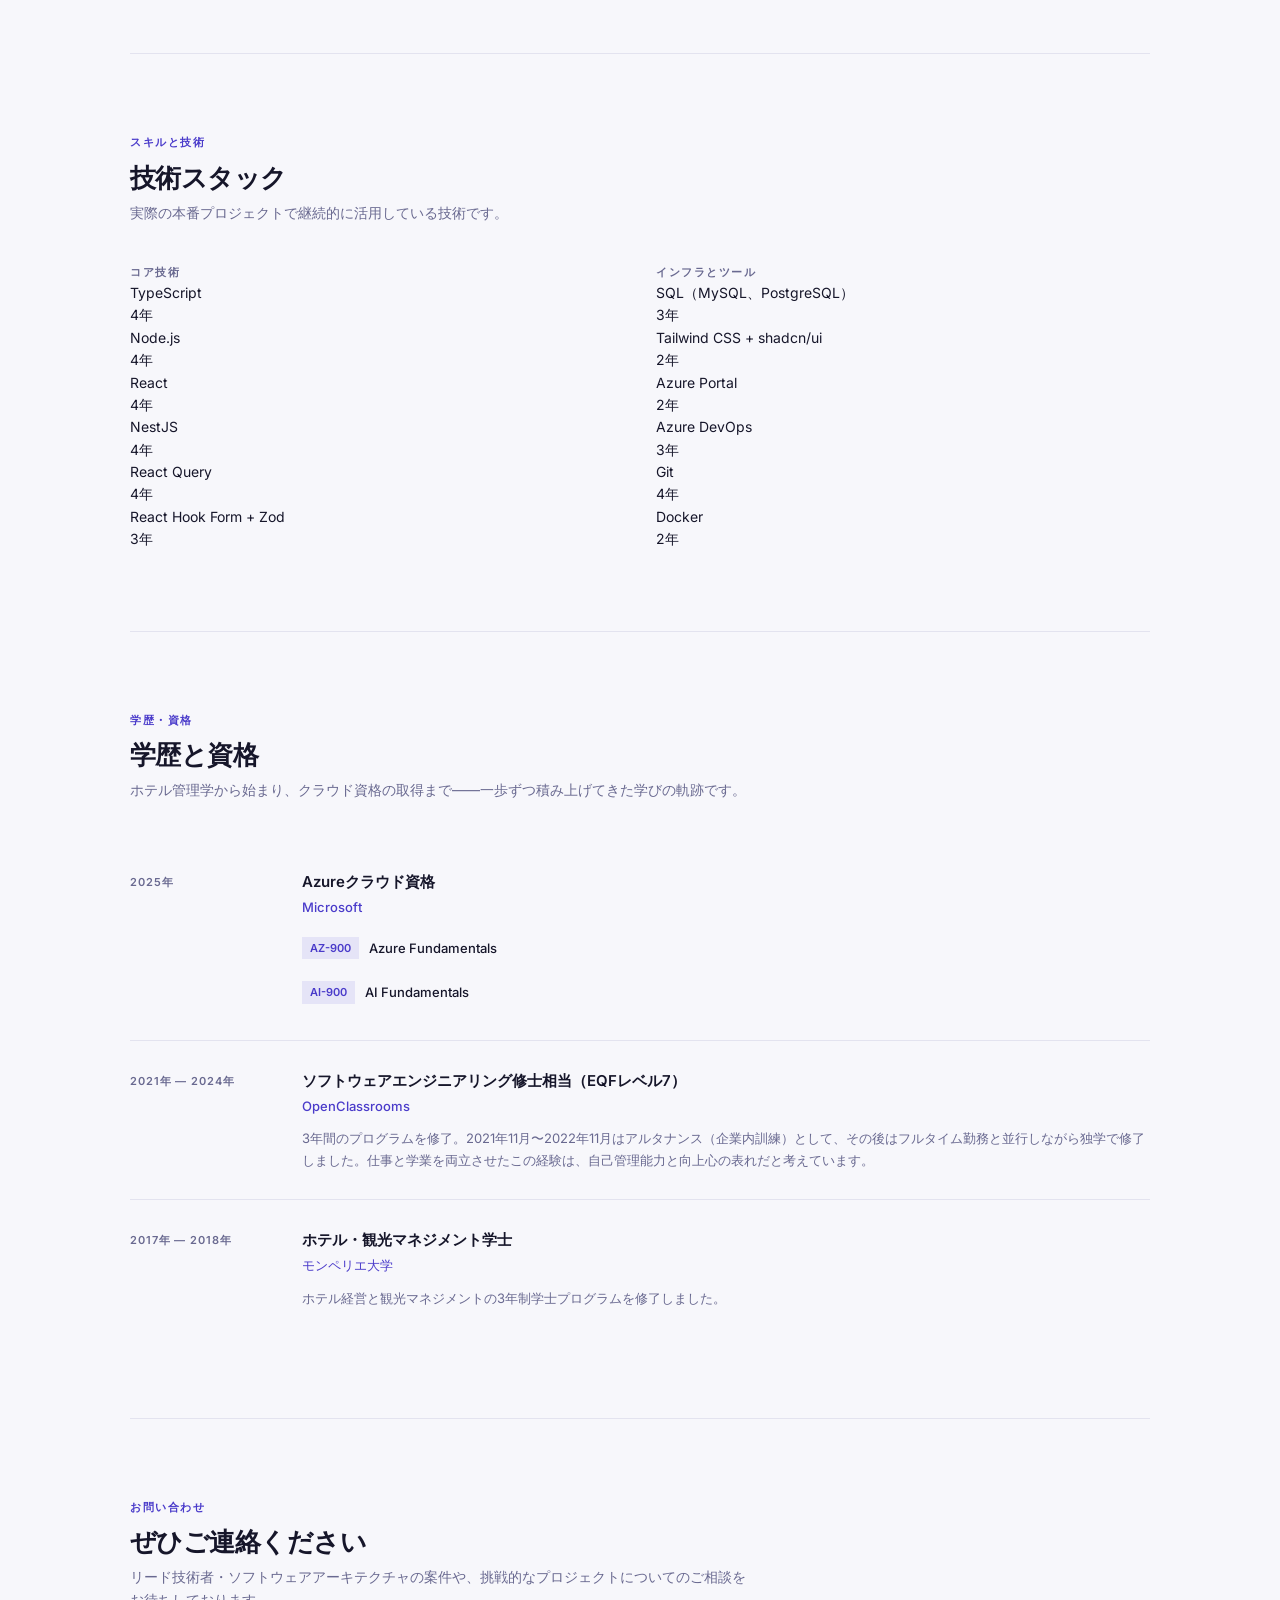
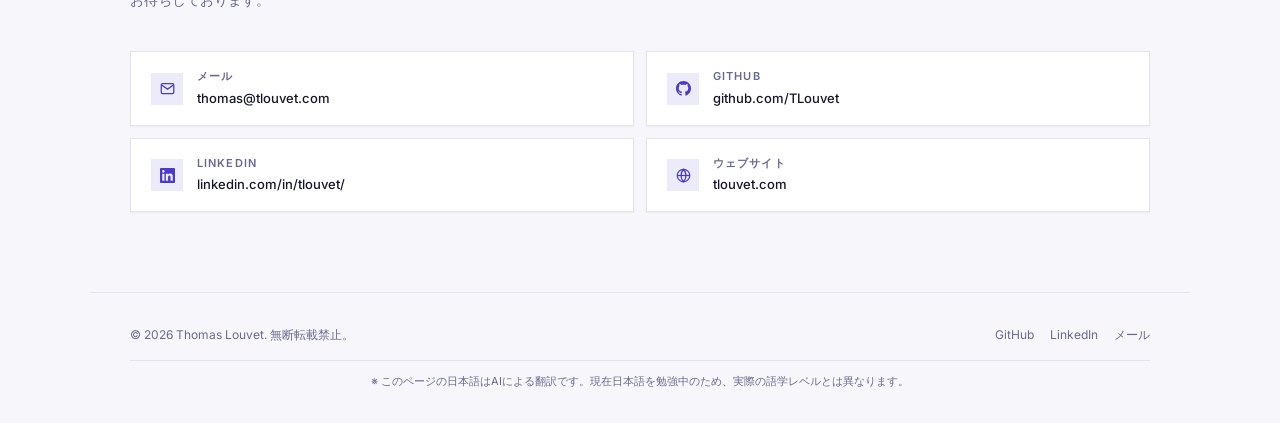
<file: ja.html>
<!DOCTYPE html>
<html lang="ja">
<head>
  <meta charset="UTF-8">
  <meta name="viewport" content="width=device-width, initial-scale=1.0">
  <title>トマ・ルーヴェ — リードデベロッパー & ソフトウェアアーキテクト</title>
  <meta name="description" content="トマ・ルーヴェ、リードデベロッパー＆ソフトウェアアーキテクト。堅牢でスケーラブルなビジネスアプリケーションの開発に専念し、アーキテクチャの品質とビジネス価値を常に重視しています。">
  <meta name="author" content="Thomas Louvet">
  <meta name="robots" content="index, follow">
  <link rel="canonical" href="https://tlouvet.com/ja.html">
  <link rel="alternate" hreflang="fr" href="https://tlouvet.com/">
  <link rel="alternate" hreflang="en" href="https://tlouvet.com/en.html">
  <link rel="alternate" hreflang="es" href="https://tlouvet.com/es.html">
  <link rel="alternate" hreflang="ja" href="https://tlouvet.com/ja.html">
  <link rel="alternate" hreflang="x-default" href="https://tlouvet.com/">
  <meta property="og:type" content="website">
  <meta property="og:url" content="https://tlouvet.com/ja.html">
  <meta property="og:title" content="トマ・ルーヴェ — リードデベロッパー & ソフトウェアアーキテクト">
  <meta property="og:description" content="堅牢でスケーラブルなビジネスアプリケーションの開発に専念し、アーキテクチャの品質とビジネス価値を常に重視しています。">
  <meta property="og:locale" content="ja_JP">
  <meta property="og:locale:alternate" content="fr_FR">
  <meta property="og:locale:alternate" content="en_US">
  <meta property="og:locale:alternate" content="es_ES">
  <meta name="twitter:card" content="summary">
  <meta name="twitter:title" content="トマ・ルーヴェ — リードデベロッパー & ソフトウェアアーキテクト">
  <meta name="twitter:description" content="堅牢でスケーラブルなビジネスアプリケーションの開発に専念し、アーキテクチャの品質とビジネス価値を常に重視しています。">
  <script type="application/ld+json">
  {
    "@context": "https://schema.org",
    "@type": "Person",
    "name": "Thomas Louvet",
    "jobTitle": "Lead Developer & Software Architect",
    "url": "https://tlouvet.com",
    "email": "thomas@tlouvet.com",
    "sameAs": [
      "https://github.com/TLouvet",
      "https://www.linkedin.com/in/tlouvet/"
    ]
  }
  </script>
  <link rel="preconnect" href="https://fonts.googleapis.com">
  <link rel="preconnect" href="https://fonts.gstatic.com" crossorigin>
  <link href="https://fonts.googleapis.com/css2?family=Inter:opsz,wght@14..32,300;14..32,400;14..32,500;14..32,600;14..32,700&display=swap" rel="stylesheet">
  <link rel="stylesheet" href="portfolio.css">
</head>
<body>

  <!-- ── HEADER ──────────────────────────────────────── -->
  <header>
    <a href="#hero" class="header-logo">Thomas Louvet</a>
    <nav>
      <a href="#values">職業観</a>
      <a href="#projects">担当プロジェクト</a>
      <a href="#side-projects">個人プロジェクト</a>
      <a href="#experience">職務経歴</a>
      <a href="#skills">スキル</a>
      <a href="#education">学歴・資格</a>
    </nav>
    <div class="lang-switcher">
      <a href="index.html" class="lang-option">FR</a>
      <span class="lang-sep">/</span>
      <a href="en.html" class="lang-option">EN</a>
      <span class="lang-sep">/</span>
      <a href="es.html" class="lang-option">ES</a>
      <span class="lang-sep">/</span>
      <a href="ja.html" class="lang-option active">JA</a>
    </div>
  </header>

  <!-- ── MAIN ────────────────────────────────────────── -->
  <main>

    <!-- HERO -->
    <section id="hero">
      <div class="hero-badge">リードデベロッパー &amp; ソフトウェアアーキテクト</div>
      <h1 class="hero-title">長く使われ続けるビジネスアプリケーションを<br>開発しています</h1>
      <p class="hero-subtitle">フルスタック開発者として、堅牢でスケーラブルなWebアプリケーションの開発に専念しています。ビジネス価値とアーキテクチャの品質を常に意識した開発を心がけています。現在、日本語を学びながら、日本のチームとの協働を目指しています。</p>
      <div class="hero-cta">
        <a href="#projects" class="btn btn-primary">プロジェクトを見る</a>
        <a href="#contact" class="btn btn-outline">お問い合わせ</a>
      </div>
    </section>

    <!-- VALUES -->
    <section id="values">
      <div class="label">私の職業観</div>
      <h2 class="section-title">仕事で大切にしていること</h2>
      <p class="section-desc">技術的な意思決定やチームとの協働において、常に意識している4つの考え方です。</p>
      <div class="grid-2">

        <div class="card value-card">
          <div class="icon-box">
            <svg width="15" height="15" viewBox="0 0 24 24" fill="none" stroke="currentColor" stroke-width="2"><rect x="2" y="3" width="20" height="14" rx="1"/><path d="M8 21h8M12 17v4"/></svg>
          </div>
          <div class="card-title">プロダクト</div>
          <div class="card-desc">技術的な解決策とビジネスニーズを合わせることを大切にしています。アーキテクチャのあらゆる決定において、提供する価値を中心に置きます。</div>
        </div>

        <div class="card value-card">
          <div class="icon-box">
            <svg width="15" height="15" viewBox="0 0 24 24" fill="none" stroke="currentColor" stroke-width="2"><circle cx="12" cy="12" r="10"/><polyline points="12 6 12 12 16 14"/></svg>
          </div>
          <div class="card-title">デリバリー</div>
          <div class="card-desc">短いイテレーションと迅速なフィードバックを重視しています。完璧を求めて立ち止まるより、継続的な改善を積み重ねることを大切にしています。</div>
        </div>

        <div class="card value-card">
          <div class="icon-box">
            <svg width="15" height="15" viewBox="0 0 24 24" fill="none" stroke="currentColor" stroke-width="2"><polygon points="12 2 2 7 12 12 22 7 12 2"/><polyline points="2 17 12 22 22 17"/><polyline points="2 12 12 17 22 12"/></svg>
          </div>
          <div class="card-title">アーキテクチャ</div>
          <div class="card-desc">テストされたコードと明確な設計で、拡張性と保守性の高いシステムの構築に取り組んでいます。技術的負債を残さないことを常に意識しています。</div>
        </div>

        <div class="card value-card">
          <div class="icon-box">
            <svg width="15" height="15" viewBox="0 0 24 24" fill="none" stroke="currentColor" stroke-width="2"><polyline points="22 12 18 12 15 21 9 3 6 12 2 12"/></svg>
          </div>
          <div class="card-title">パフォーマンスとコスト</div>
          <div class="card-desc">技術的な選択が経済に与える影響を常に意識しています。クラウドコストの最適化とアプリケーションのパフォーマンス改善に継続的に取り組んでいます。</div>
        </div>

      </div>
    </section>

    <!-- PROFESSIONAL PROJECTS -->
    <section id="projects">
      <div class="label">担当プロジェクト</div>
      <h2 class="section-title">業務プロジェクト</h2>
      <p class="section-desc">リード技術者として、設計から本番リリースまでを担当したプロジェクトです。</p>
      <div class="grid-3">

        <div class="card project-card">
          <div>
            <div class="project-period">2021年11月 — 現在</div>
            <div style="margin: 8px 0;"><span class="role-badge">Lead Developer</span></div>
            <div class="project-title">農業データ管理プラットフォーム</div>
          </div>
          <div class="card-desc">国際的な農食品グループのフィールドデータ収集プラットフォームの開発に携わりました。バックエンドを中心（75%）に、フロントエンドにも貢献しました（50%）。</div>
          <div class="tags">
            <span class="tag">React</span>
            <span class="tag">TypeScript</span>
            <span class="tag">NestJS</span>
            <span class="tag">MongoDB</span>
            <span class="tag">Azure</span>
            <span class="tag">Docker</span>
            <span class="tag">Jest</span>
          </div>
        </div>

        <div class="card project-card">
          <div>
            <div class="project-period">2025年6月 — 現在</div>
            <div style="margin: 8px 0;"><span class="role-badge">Tech Lead</span></div>
            <div class="project-title">AI支援型商業オファーシステム</div>
          </div>
          <div class="card-desc">RAGや生成AIを活用したワークフローを含むマルチアプリケーションプラットフォームの開発をリードしました。2〜3名のチームで、2026年1月に初回リリース予定です。</div>
          <div class="tags">
            <span class="tag">React</span>
            <span class="tag">NestJS</span>
            <span class="tag">TypeScript</span>
            <span class="tag">Azure</span>
            <span class="tag">RAG</span>
            <span class="tag">Gen AI</span>
          </div>
        </div>

        <div class="card project-card">
          <div>
            <div class="project-period">2024年11月 — 現在</div>
            <div style="margin: 8px 0;"><span class="role-badge">Lead Developer</span></div>
            <div class="project-title">B2B受注管理プラットフォーム</div>
          </div>
          <div class="card-desc">アーキテクチャ設計からAzureへの移行まで、ゼロから構築したプラットフォームです。技術的な意思決定のすべてを担当しました。</div>
          <div class="tags">
            <span class="tag">React</span>
            <span class="tag">NestJS</span>
            <span class="tag">TypeScript</span>
            <span class="tag">MySQL</span>
            <span class="tag">Azure</span>
          </div>
        </div>

      </div>
    </section>

    <!-- SIDE PROJECTS -->
    <section id="side-projects">
      <div class="label">個人プロジェクト</div>
      <h2 class="section-title">探求と実験</h2>
      <p class="section-desc">好奇心から生まれたプロジェクトたち。アルゴリズムの探求、設計の検証、あるいは純粋に役立つものを作りたいという思いから開発しました。</p>
      <div class="grid-3">

        <div class="card value-card">
          <div class="icon-box">
            <svg width="15" height="15" viewBox="0 0 24 24" fill="none" stroke="currentColor" stroke-width="2"><rect x="3" y="3" width="7" height="7"/><rect x="14" y="3" width="7" height="7"/><rect x="14" y="14" width="7" height="7"/><rect x="3" y="14" width="7" height="7"/></svg>
          </div>
          <div class="card-title">Path Visualizer</div>
          <div class="card-desc">DFS・BFS・ダイクストラ・A*などの経路探索アルゴリズムをビジュアルで探求するツールです。</div>
          <a href="https://path-viz.tlouvet.com/" target="_blank" rel="noopener" class="card-link">
            <svg width="12" height="12" viewBox="0 0 24 24" fill="none" stroke="currentColor" stroke-width="2.5"><path d="M18 13v6a2 2 0 0 1-2 2H5a2 2 0 0 1-2-2V8a2 2 0 0 1 2-2h6"/><polyline points="15 3 21 3 21 9"/><line x1="10" y1="14" x2="21" y2="3"/></svg>
            プロジェクトを見る
          </a>
        </div>

        <div class="card value-card">
          <div class="icon-box">
            <svg width="15" height="15" viewBox="0 0 24 24" fill="none" stroke="currentColor" stroke-width="2"><circle cx="12" cy="12" r="3"/><circle cx="4" cy="6" r="2"/><circle cx="20" cy="6" r="2"/><circle cx="4" cy="18" r="2"/><circle cx="20" cy="18" r="2"/><line x1="6" y1="7" x2="10" y2="11"/><line x1="18" y1="7" x2="14" y2="11"/><line x1="6" y1="17" x2="10" y2="13"/><line x1="18" y1="17" x2="14" y2="13"/></svg>
          </div>
          <div class="card-title">Relagraph</div>
          <div class="card-desc">グラフ構造で整理するリアルタイム共同ノートアプリです。</div>
        </div>

        <div class="card value-card">
          <div class="icon-box">
            <svg width="15" height="15" viewBox="0 0 24 24" fill="none" stroke="currentColor" stroke-width="2"><rect x="3" y="4" width="18" height="18" rx="2"/><line x1="16" y1="2" x2="16" y2="6"/><line x1="8" y1="2" x2="8" y2="6"/><line x1="3" y1="10" x2="21" y2="10"/></svg>
          </div>
          <div class="card-title">Schedule Finder</div>
          <div class="card-desc">大学の口頭試験のスケジュール管理を簡易化するフロントエンドツールです。</div>
        </div>

      </div>
    </section>

    <!-- EXPERIENCE -->
    <section id="experience">
      <div class="label">職務経歴</div>
      <h2 class="section-title">これまでの歩み</h2>
      <p class="section-desc">ホテル業界で培ったホスピタリティ精神を土台に、ソフトウェアエンジニアリングへ転身しました。お客様を第一に考え、細部まで気を配る姿勢は、今もユーザー中心の開発の根底にあります。</p>

      <div class="timeline-item">
        <div class="timeline-date">2021年11月<br>— 現在</div>
        <div>
          <div class="tl-title">リードフルスタック開発者</div>
          <div class="tl-company">Akkodis</div>
          <div class="tl-desc">
            製造・医療・NPOなど多様な業界で10件以上のWebプロジェクトに携わり、うち3件の主要プロジェクトでリード技術者を担当しました。
            <ul>
              <li>アーキテクチャ設計、機能改善、デプロイ、チームへの技術支援を担当しました</li>
              <li>B2B受注管理プラットフォームのリード開発者として、設計から本番稼働まで一貫して担当しました</li>
              <li>国際的な農業データ収集プラットフォームの構築に貢献しました</li>
              <li>既存アプリケーションを引き継ぎ、コード品質の大幅な改善に取り組みました</li>
            </ul>
          </div>
        </div>
      </div>

      <div class="timeline-item">
        <div class="timeline-date">2024年9月<br>— 現在</div>
        <div>
          <div class="tl-title">非常勤講師</div>
          <div class="tl-company">IUT de Montreuil（情報科学科）</div>
          <div class="tl-desc">
            Web開発の授業を設計・担当し、1〜3年次の学生40名以上の指導に携わりました。
            <ul>
              <li>フロントエンド：HTML/CSS、JavaScript/TypeScript、Angular</li>
              <li>フルスタック開発とソフトウェア品質の実践</li>
            </ul>
          </div>
        </div>
      </div>

      <div class="timeline-item">
        <div class="timeline-date">2016年<br>— 2021年</div>
        <div>
          <div class="tl-title">フロント責任者</div>
          <div class="tl-company">Accor Hotels &amp; Aparthotels Adagio</div>
          <div class="tl-desc">
            受付スタッフから5年かけてフロント責任者へとキャリアアップしました。6名のチームをまとめ、日々の業務管理と接客品質の向上に努めました。このホテルで培ったホスピタリティの精神——細部への気配りとお客様を第一に考える姿勢——が、ユーザー中心のソフトウェア開発への原動力となっています。
          </div>
        </div>
      </div>

    </section>

    <!-- SKILLS -->
    <section id="skills">
      <div class="label">スキルと技術</div>
      <h2 class="section-title">技術スタック</h2>
      <p class="section-desc">実際の本番プロジェクトで継続的に活用している技術です。</p>
      <div class="skills-grid">

        <div>
          <div class="skill-group-label">コア技術</div>
          <div class="skill-row">
            <span class="skill-name">TypeScript</span>
            <div class="skill-meta"><div class="bar-track"><div class="bar-fill" style="width:100%"></div></div><span class="skill-years">4年</span></div>
          </div>
          <div class="skill-row">
            <span class="skill-name">Node.js</span>
            <div class="skill-meta"><div class="bar-track"><div class="bar-fill" style="width:100%"></div></div><span class="skill-years">4年</span></div>
          </div>
          <div class="skill-row">
            <span class="skill-name">React</span>
            <div class="skill-meta"><div class="bar-track"><div class="bar-fill" style="width:100%"></div></div><span class="skill-years">4年</span></div>
          </div>
          <div class="skill-row">
            <span class="skill-name">NestJS</span>
            <div class="skill-meta"><div class="bar-track"><div class="bar-fill" style="width:100%"></div></div><span class="skill-years">4年</span></div>
          </div>
          <div class="skill-row">
            <span class="skill-name">React Query</span>
            <div class="skill-meta"><div class="bar-track"><div class="bar-fill" style="width:100%"></div></div><span class="skill-years">4年</span></div>
          </div>
          <div class="skill-row">
            <span class="skill-name">React Hook Form + Zod</span>
            <div class="skill-meta"><div class="bar-track"><div class="bar-fill" style="width:75%"></div></div><span class="skill-years">3年</span></div>
          </div>
        </div>

        <div>
          <div class="skill-group-label">インフラとツール</div>
          <div class="skill-row">
            <span class="skill-name">SQL（MySQL、PostgreSQL）</span>
            <div class="skill-meta"><div class="bar-track"><div class="bar-fill" style="width:75%"></div></div><span class="skill-years">3年</span></div>
          </div>
          <div class="skill-row">
            <span class="skill-name">Tailwind CSS + shadcn/ui</span>
            <div class="skill-meta"><div class="bar-track"><div class="bar-fill" style="width:50%"></div></div><span class="skill-years">2年</span></div>
          </div>
          <div class="skill-row">
            <span class="skill-name">Azure Portal</span>
            <div class="skill-meta"><div class="bar-track"><div class="bar-fill" style="width:50%"></div></div><span class="skill-years">2年</span></div>
          </div>
          <div class="skill-row">
            <span class="skill-name">Azure DevOps</span>
            <div class="skill-meta"><div class="bar-track"><div class="bar-fill" style="width:75%"></div></div><span class="skill-years">3年</span></div>
          </div>
          <div class="skill-row">
            <span class="skill-name">Git</span>
            <div class="skill-meta"><div class="bar-track"><div class="bar-fill" style="width:100%"></div></div><span class="skill-years">4年</span></div>
          </div>
          <div class="skill-row">
            <span class="skill-name">Docker</span>
            <div class="skill-meta"><div class="bar-track"><div class="bar-fill" style="width:50%"></div></div><span class="skill-years">2年</span></div>
          </div>
        </div>

      </div>
    </section>

    <!-- EDUCATION -->
    <section id="education">
      <div class="label">学歴・資格</div>
      <h2 class="section-title">学歴と資格</h2>
      <p class="section-desc">ホテル管理学から始まり、クラウド資格の取得まで——一歩ずつ積み上げてきた学びの軌跡です。</p>

      <div class="timeline-item">
        <div class="timeline-date">2025年</div>
        <div>
          <div class="tl-title">Azureクラウド資格</div>
          <div class="tl-company">Microsoft</div>
          <div class="tl-desc">
            <div style="display:flex;flex-direction:column;gap:6px;margin-top:4px;">
              <div class="cert-item"><span class="cert-badge">AZ-900</span><span class="cert-name">Azure Fundamentals</span></div>
              <div class="cert-item"><span class="cert-badge">AI-900</span><span class="cert-name">AI Fundamentals</span></div>
            </div>
          </div>
        </div>
      </div>

      <div class="timeline-item">
        <div class="timeline-date">2021年 — 2024年</div>
        <div>
          <div class="tl-title">ソフトウェアエンジニアリング修士相当（EQFレベル7）</div>
          <div class="tl-company">OpenClassrooms</div>
          <div class="tl-desc">3年間のプログラムを修了。2021年11月〜2022年11月はアルタナンス（企業内訓練）として、その後はフルタイム勤務と並行しながら独学で修了しました。仕事と学業を両立させたこの経験は、自己管理能力と向上心の表れだと考えています。</div>
        </div>
      </div>

      <div class="timeline-item">
        <div class="timeline-date">2017年 — 2018年</div>
        <div>
          <div class="tl-title">ホテル・観光マネジメント学士</div>
          <div class="tl-company">モンペリエ大学</div>
          <div class="tl-desc">ホテル経営と観光マネジメントの3年制学士プログラムを修了しました。</div>
        </div>
      </div>

    </section>

    <!-- CONTACT -->
    <section id="contact">
      <div class="label">お問い合わせ</div>
      <h2 class="section-title">ぜひご連絡ください</h2>
      <p class="section-desc">リード技術者・ソフトウェアアーキテクチャの案件や、挑戦的なプロジェクトについてのご相談をお待ちしております。</p>
      <div class="contact-grid">

        <a href="mailto:thomas@tlouvet.com" class="contact-link">
          <div class="icon-box">
            <svg width="15" height="15" viewBox="0 0 24 24" fill="none" stroke="currentColor" stroke-width="2"><path d="M4 4h16c1.1 0 2 .9 2 2v12c0 1.1-.9 2-2 2H4c-1.1 0-2-.9-2-2V6c0-1.1.9-2 2-2z"/><polyline points="22,6 12,13 2,6"/></svg>
          </div>
          <div>
            <div class="contact-label">メール</div>
            <div class="contact-value">thomas@tlouvet.com</div>
          </div>
        </a>

        <a href="https://github.com/TLouvet" target="_blank" rel="noopener" class="contact-link">
          <div class="icon-box">
            <svg width="15" height="15" viewBox="0 0 24 24" fill="currentColor"><path d="M12 0c-6.626 0-12 5.373-12 12 0 5.302 3.438 9.8 8.207 11.387.599.111.793-.261.793-.577v-2.234c-3.338.726-4.033-1.416-4.033-1.416-.546-1.387-1.333-1.756-1.333-1.756-1.089-.745.083-.729.083-.729 1.205.084 1.839 1.237 1.839 1.237 1.07 1.834 2.807 1.304 3.492.997.107-.775.418-1.305.762-1.604-2.665-.305-5.467-1.334-5.467-5.931 0-1.311.469-2.381 1.236-3.221-.124-.303-.535-1.524.117-3.176 0 0 1.008-.322 3.301 1.23.957-.266 1.983-.399 3.003-.404 1.02.005 2.047.138 3.006.404 2.291-1.552 3.297-1.23 3.297-1.23.653 1.653.242 2.874.118 3.176.77.84 1.235 1.911 1.235 3.221 0 4.609-2.807 5.624-5.479 5.921.43.372.823 1.102.823 2.222v3.293c0 .319.192.694.801.576 4.765-1.589 8.199-6.086 8.199-11.386 0-6.627-5.373-12-12-12z"/></svg>
          </div>
          <div>
            <div class="contact-label">GitHub</div>
            <div class="contact-value">github.com/TLouvet</div>
          </div>
        </a>

        <a href="https://linkedin.com/in/tlouvet/" target="_blank" rel="noopener" class="contact-link">
          <div class="icon-box">
            <svg width="15" height="15" viewBox="0 0 24 24" fill="currentColor"><path d="M20.447 20.452h-3.554v-5.569c0-1.328-.027-3.037-1.852-3.037-1.853 0-2.136 1.445-2.136 2.939v5.667H9.351V9h3.414v1.561h.046c.477-.9 1.637-1.85 3.37-1.85 3.601 0 4.267 2.37 4.267 5.455v6.286zM5.337 7.433c-1.144 0-2.063-.926-2.063-2.065 0-1.138.92-2.063 2.063-2.063 1.14 0 2.064.925 2.064 2.063 0 1.139-.925 2.065-2.064 2.065zm1.782 13.019H3.555V9h3.564v11.452zM22.225 0H1.771C.792 0 0 .774 0 1.729v20.542C0 23.227.792 24 1.771 24h20.451C23.2 24 24 23.227 24 22.271V1.729C24 .774 23.2 0 22.222 0h.003z"/></svg>
          </div>
          <div>
            <div class="contact-label">LinkedIn</div>
            <div class="contact-value">linkedin.com/in/tlouvet/</div>
          </div>
        </a>

        <a href="https://www.tlouvet.com" target="_blank" rel="noopener" class="contact-link">
          <div class="icon-box">
            <svg width="15" height="15" viewBox="0 0 24 24" fill="none" stroke="currentColor" stroke-width="2"><circle cx="12" cy="12" r="10"/><line x1="2" y1="12" x2="22" y2="12"/><path d="M12 2a15.3 15.3 0 0 1 4 10 15.3 15.3 0 0 1-4 10 15.3 15.3 0 0 1-4-10 15.3 15.3 0 0 1 4-10z"/></svg>
          </div>
          <div>
            <div class="contact-label">ウェブサイト</div>
            <div class="contact-value">tlouvet.com</div>
          </div>
        </a>

      </div>
    </section>

  </main>

  <!-- ── FOOTER ────────────────────────────────────────── -->
  <footer style="flex-wrap: wrap; row-gap: 16px;">
    <span class="footer-copy">© 2026 Thomas Louvet. 無断転載禁止。</span>
    <div class="footer-links">
      <a href="https://github.com/TLouvet" target="_blank" rel="noopener">GitHub</a>
      <a href="https://linkedin.com/in/tlouvet/" target="_blank" rel="noopener">LinkedIn</a>
      <a href="mailto:thomas@tlouvet.com">メール</a>
    </div>
    <p style="width:100%;font-size:11px;color:var(--muted-fg);text-align:center;padding-top:12px;border-top:1px solid var(--border);">※ このページの日本語はAIによる翻訳です。現在日本語を勉強中のため、実際の語学レベルとは異なります。</p>
  </footer>

  <script>
    const navLinks = document.querySelectorAll('nav a');
    const sections = document.querySelectorAll('section[id]');
    const observer = new IntersectionObserver(entries => {
      entries.forEach(entry => {
        if (!entry.isIntersecting) return;
        navLinks.forEach(link => {
          link.classList.toggle('active', link.getAttribute('href') === '#' + entry.target.id);
        });
      });
    }, { rootMargin: '-40% 0px -55% 0px' });
    sections.forEach(s => observer.observe(s));
  </script>
</body>
</html>
</file>
<file: portfolio.css>
:root {
  --bg:          #f7f7fb;
  --surface:     #ffffff;
  --foreground:  #16162a;
  --primary:     #4a3bca;
  --primary-10:  rgba(74, 59, 202, 0.10);
  --primary-20:  rgba(74, 59, 202, 0.20);
  --muted-fg:    #696990;
  --border:      #e3e3ef;
  --secondary:   #f0f0f8;
  --shadow-sm:   0 1px 2px rgba(0,0,0,.05);
  --shadow-md:   0 4px 12px rgba(0,0,0,.07);
  --shadow-lg:   0 12px 28px rgba(0,0,0,.10);
}

*, *::before, *::after { box-sizing: border-box; margin: 0; padding: 0; }
html { scroll-behavior: smooth; }

body {
  font-family: 'Inter', system-ui, sans-serif;
  background: var(--bg);
  color: var(--foreground);
  font-size: 14px;
  line-height: 1.6;
  -webkit-font-smoothing: antialiased;
}

/* ── HEADER ─────────────────────────────────────── */
header {
  position: sticky;
  top: 0;
  z-index: 100;
  height: 56px;
  background: var(--surface);
  border-bottom: 1px solid var(--border);
  display: flex;
  align-items: center;
  padding: 0 32px;
  gap: 24px;
}

.header-logo {
  font-size: 14px;
  font-weight: 600;
  color: var(--foreground);
  text-decoration: none;
  white-space: nowrap;
  margin-right: auto;
}

nav {
  display: flex;
  align-items: center;
  gap: 2px;
}

nav a {
  font-size: 13px;
  color: var(--muted-fg);
  text-decoration: none;
  padding: 5px 10px;
  transition: color .15s;
  white-space: nowrap;
}
nav a:hover, nav a.active { color: var(--foreground); }

.lang-switcher {
  display: flex;
  align-items: center;
  gap: 4px;
  font-size: 12px;
  font-weight: 500;
  white-space: nowrap;
}

.lang-option {
  color: var(--muted-fg);
  text-decoration: none;
  padding: 2px 4px;
  transition: color .15s;
}
.lang-option:hover { color: var(--foreground); }
.lang-option.active { color: var(--foreground); font-weight: 600; }

.lang-sep { color: var(--border); }

/* ── LAYOUT ─────────────────────────────────────── */
main {
  max-width: 1100px;
  margin: 0 auto;
  padding: 0 40px;
}

section { padding: 80px 0; }
section + section { border-top: 1px solid var(--border); }

/* ── TYPOGRAPHY ─────────────────────────────────── */
.label {
  font-size: 11px;
  font-weight: 600;
  letter-spacing: .14em;
  text-transform: uppercase;
  color: var(--primary);
  margin-bottom: 10px;
}

.section-title {
  font-size: 26px;
  font-weight: 700;
  letter-spacing: -.02em;
  color: var(--foreground);
  margin-bottom: 8px;
  line-height: 1.2;
}

.section-desc {
  font-size: 14px;
  color: var(--muted-fg);
  margin-bottom: 40px;
  max-width: 620px;
  line-height: 1.65;
}

/* ── HERO ────────────────────────────────────────── */
#hero {
  padding: 96px 0 80px;
  border-top: none;
}

.hero-badge {
  display: inline-flex;
  align-items: center;
  gap: 6px;
  font-size: 11px;
  font-weight: 600;
  letter-spacing: .1em;
  text-transform: uppercase;
  color: var(--primary);
  background: var(--primary-10);
  padding: 4px 12px;
  margin-bottom: 24px;
}

.hero-title {
  font-size: 46px;
  font-weight: 700;
  letter-spacing: -.03em;
  color: var(--foreground);
  line-height: 1.08;
  margin-bottom: 20px;
}

.hero-subtitle {
  font-size: 16px;
  color: var(--muted-fg);
  margin-bottom: 40px;
  max-width: 500px;
  line-height: 1.7;
}

.hero-cta { display: flex; gap: 12px; flex-wrap: wrap; }

/* ── BUTTONS ─────────────────────────────────────── */
.btn {
  display: inline-flex;
  align-items: center;
  gap: 8px;
  font-size: 13px;
  font-weight: 500;
  padding: 10px 20px;
  text-decoration: none;
  transition: all .15s;
  cursor: pointer;
  border: none;
  font-family: inherit;
}

.btn-primary { background: var(--primary); color: #fff; }
.btn-primary:hover { background: #3a2db0; }

.btn-outline {
  background: var(--surface);
  color: var(--foreground);
  border: 1px solid var(--border);
}
.btn-outline:hover { border-color: var(--primary); color: var(--primary); }

/* ── CARDS ───────────────────────────────────────── */
.card {
  background: var(--surface);
  border: 1px solid var(--border);
  padding: 20px;
  box-shadow: var(--shadow-sm);
  transition: all .2s;
}
.card:hover {
  border-color: var(--primary-20);
  box-shadow: var(--shadow-lg);
  transform: translateY(-2px);
}

/* ── GRIDS ───────────────────────────────────────── */
.grid-2 { display: grid; grid-template-columns: 1fr 1fr; gap: 12px; }
.grid-3 { display: grid; grid-template-columns: repeat(3, 1fr); gap: 12px; }

/* ── VALUE CARDS ─────────────────────────────────── */
.value-card { display: flex; flex-direction: column; gap: 12px; }

.icon-box {
  width: 32px;
  height: 32px;
  background: var(--primary-10);
  color: var(--primary);
  display: flex;
  align-items: center;
  justify-content: center;
  flex-shrink: 0;
}

.card-title { font-size: 14px; font-weight: 600; color: var(--foreground); }
.card-desc  { font-size: 13px; color: var(--muted-fg); line-height: 1.65; }

/* ── PROJECT CARDS ───────────────────────────────── */
.project-card { display: flex; flex-direction: column; gap: 12px; height: 100%; }

.project-period {
  font-size: 11px;
  font-weight: 600;
  letter-spacing: .08em;
  text-transform: uppercase;
  color: var(--muted-fg);
}

.role-badge {
  display: inline-block;
  font-size: 11px;
  font-weight: 600;
  color: var(--primary);
  background: var(--primary-10);
  padding: 2px 8px;
}

.role-badge-wrapper { margin: 8px 0; }

.project-title { font-size: 15px; font-weight: 600; color: var(--foreground); }

.tags { display: flex; flex-wrap: wrap; gap: 5px; margin-top: auto; padding-top: 8px; }

.tag {
  font-size: 11px;
  font-weight: 500;
  padding: 2px 8px;
  background: var(--secondary);
  color: var(--muted-fg);
  border: 1px solid var(--border);
}

.card-link {
  display: inline-flex;
  align-items: center;
  gap: 5px;
  font-size: 12px;
  font-weight: 500;
  color: var(--primary);
  text-decoration: none;
  margin-top: auto;
}

/* ── TIMELINE ────────────────────────────────────── */
.timeline-item {
  display: flex;
  gap: 24px;
  padding: 28px 0;
  border-bottom: 1px solid var(--border);
}
.timeline-item:last-child { border-bottom: none; }

.timeline-date {
  width: 148px;
  flex-shrink: 0;
  font-size: 11px;
  font-weight: 600;
  letter-spacing: .08em;
  text-transform: uppercase;
  color: var(--muted-fg);
  padding-top: 2px;
  line-height: 1.9;
}

.tl-title    { font-size: 15px; font-weight: 600; color: var(--foreground); margin-bottom: 3px; }
.tl-company  { font-size: 13px; font-weight: 500; color: var(--primary); margin-bottom: 12px; }
.tl-desc     { font-size: 13px; color: var(--muted-fg); line-height: 1.65; }
.tl-desc ul  { margin-top: 8px; padding-left: 16px; }
.tl-desc li  { margin-bottom: 4px; }

/* ── SKILLS ──────────────────────────────────────── */
.skills-grid { display: grid; grid-template-columns: 1fr 1fr; gap: 32px; }
.skills-col  { display: flex; flex-direction: column; gap: 24px; }
.skill-group { display: flex; flex-direction: column; gap: 8px; }
.skill-tags  { display: flex; flex-wrap: wrap; gap: 6px; }

.skill-group-label {
  font-size: 11px;
  font-weight: 600;
  letter-spacing: .14em;
  text-transform: uppercase;
  color: var(--muted-fg);
}

/* ── CONTACT ─────────────────────────────────────── */
.contact-grid { display: grid; grid-template-columns: 1fr 1fr; gap: 12px; }

.contact-link {
  display: flex;
  align-items: center;
  gap: 14px;
  padding: 16px 20px;
  background: var(--surface);
  border: 1px solid var(--border);
  text-decoration: none;
  color: var(--foreground);
  transition: all .15s;
  box-shadow: var(--shadow-sm);
}
.contact-link:hover { border-color: var(--primary); color: var(--primary); }

.contact-label {
  font-size: 11px;
  font-weight: 600;
  letter-spacing: .1em;
  text-transform: uppercase;
  color: var(--muted-fg);
  margin-bottom: 2px;
}
.contact-link:hover .contact-label { color: inherit; }
.contact-value { font-size: 13px; font-weight: 500; }

/* ── FOOTER ──────────────────────────────────────── */
footer {
  border-top: 1px solid var(--border);
  padding: 32px 40px;
  max-width: 1100px;
  margin: 0 auto;
  display: flex;
  align-items: center;
  justify-content: space-between;
}

.footer-copy { font-size: 12px; color: var(--muted-fg); }

.footer-links { display: flex; gap: 16px; }
.footer-links a {
  font-size: 12px;
  color: var(--muted-fg);
  text-decoration: none;
  transition: color .15s;
}
.footer-links a:hover { color: var(--foreground); }

/* ── CERT ITEMS ──────────────────────────────────── */
.cert-list { display: flex; flex-direction: column; gap: 6px; margin-top: 4px; }

.cert-item {
  display: flex;
  align-items: center;
  gap: 10px;
  padding: 8px 0;
}
.cert-badge {
  font-size: 11px;
  font-weight: 600;
  padding: 2px 8px;
  background: var(--primary-10);
  color: var(--primary);
  white-space: nowrap;
}
.cert-badge.wip {
  background: var(--secondary);
  color: var(--muted-fg);
}
.cert-name { font-size: 13px; font-weight: 500; color: var(--foreground); }

/* ── JAPANESE PAGE ───────────────────────────────── */
.footer-ja { flex-wrap: wrap; row-gap: 16px; }
.footer-ja-note {
  width: 100%;
  font-size: 11px;
  color: var(--muted-fg);
  text-align: center;
  padding-top: 12px;
  border-top: 1px solid var(--border);
}

/* ── MOBILE ──────────────────────────────────────── */
@media (max-width: 768px) {
  header { padding: 0 20px; }
  nav    { display: none; }
  main   { padding: 0 20px; }

  .hero-title    { font-size: 32px; }
  .hero-subtitle { font-size: 15px; }

  .grid-2, .grid-3 { grid-template-columns: 1fr; }
  .skills-grid     { grid-template-columns: 1fr; }
  .contact-grid    { grid-template-columns: 1fr; }

  .timeline-item { flex-direction: column; gap: 4px; }
  .timeline-date { width: auto; }

  section { padding: 56px 0; }
  footer  { flex-direction: column; gap: 12px; text-align: center; }
}
</file>
